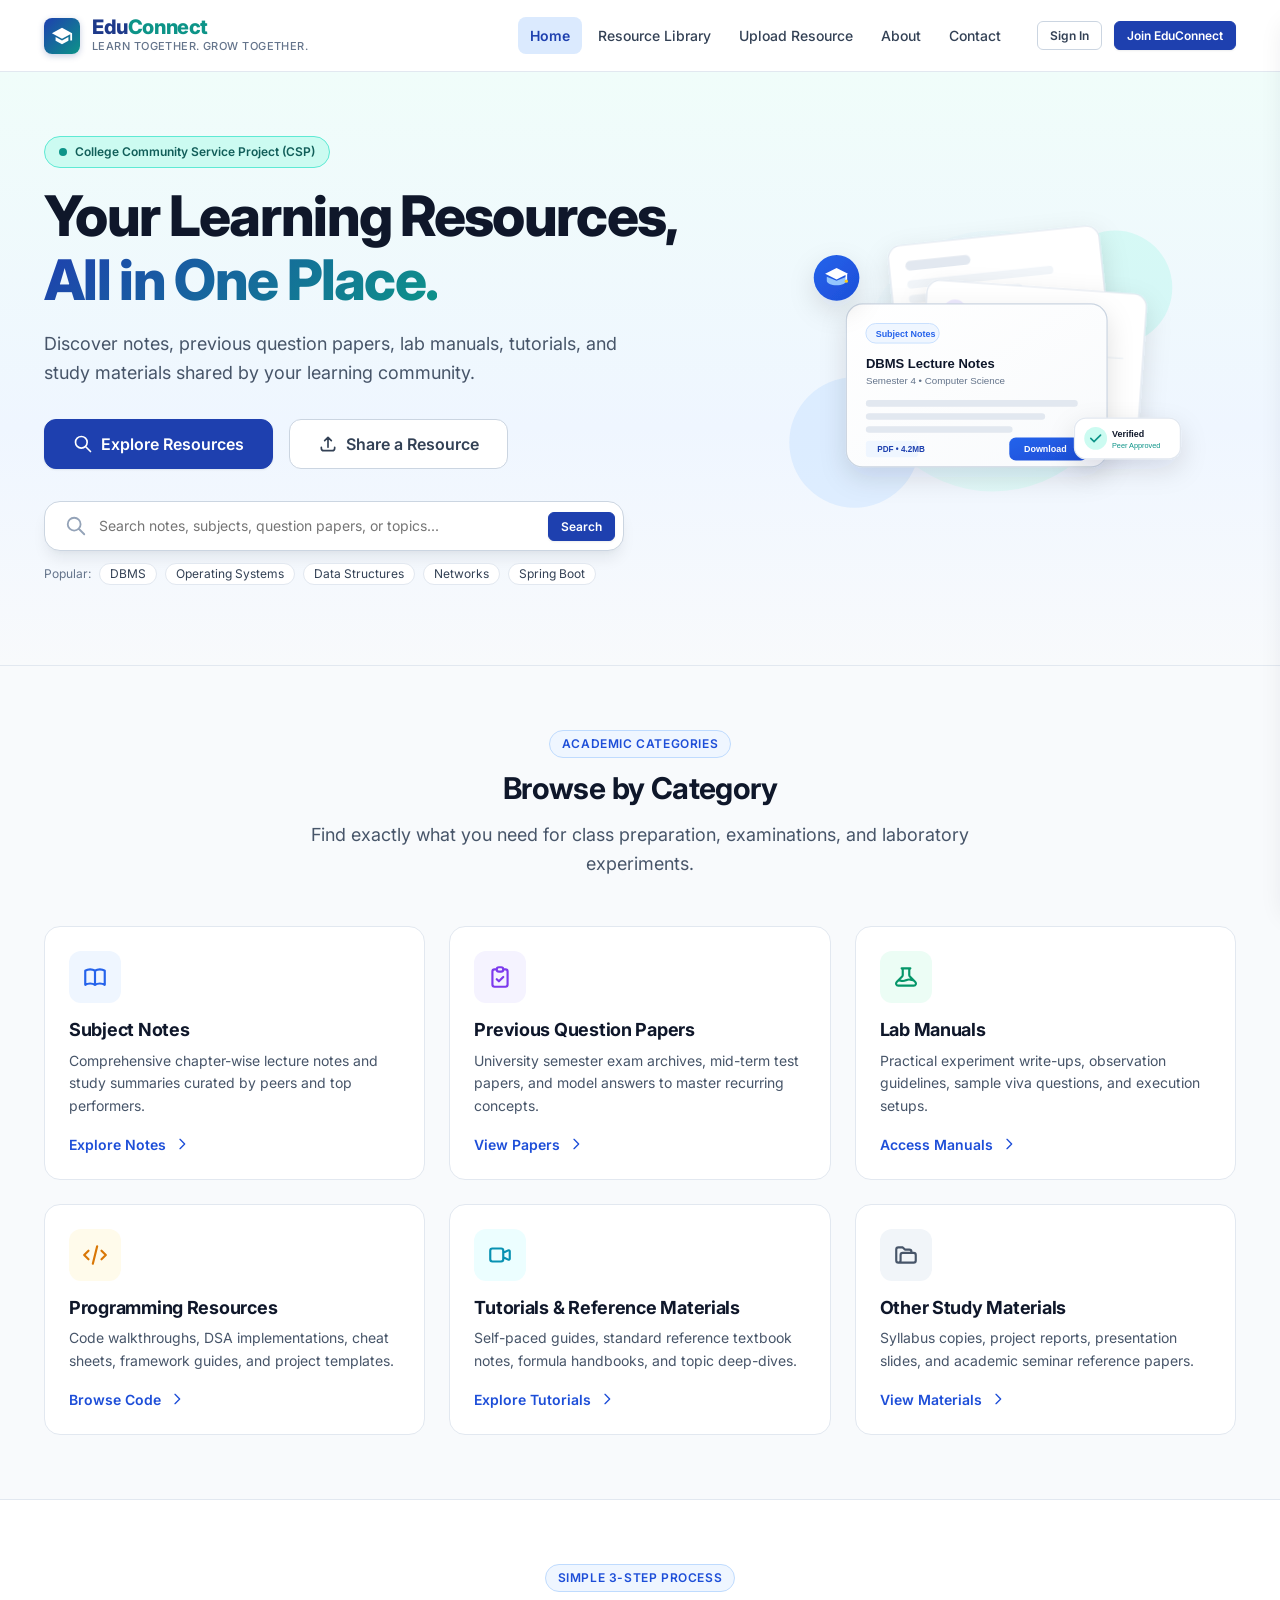
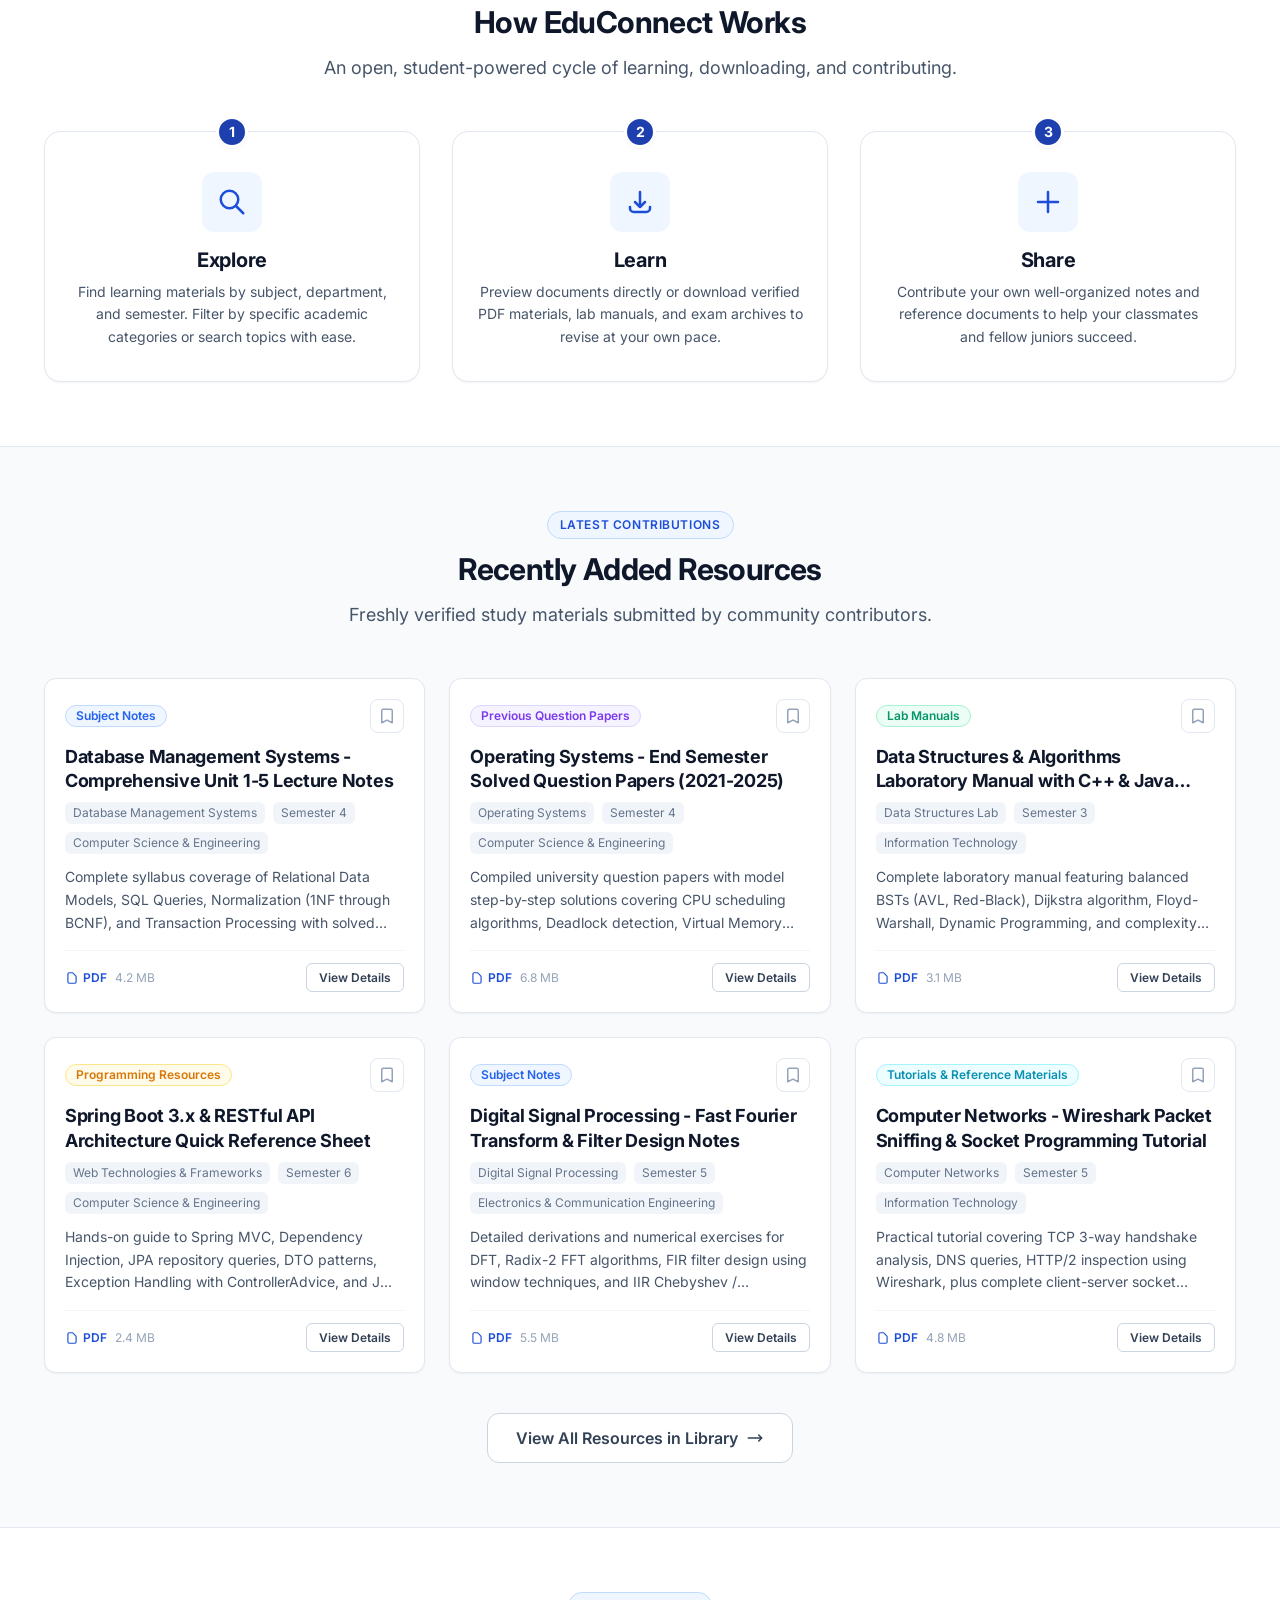
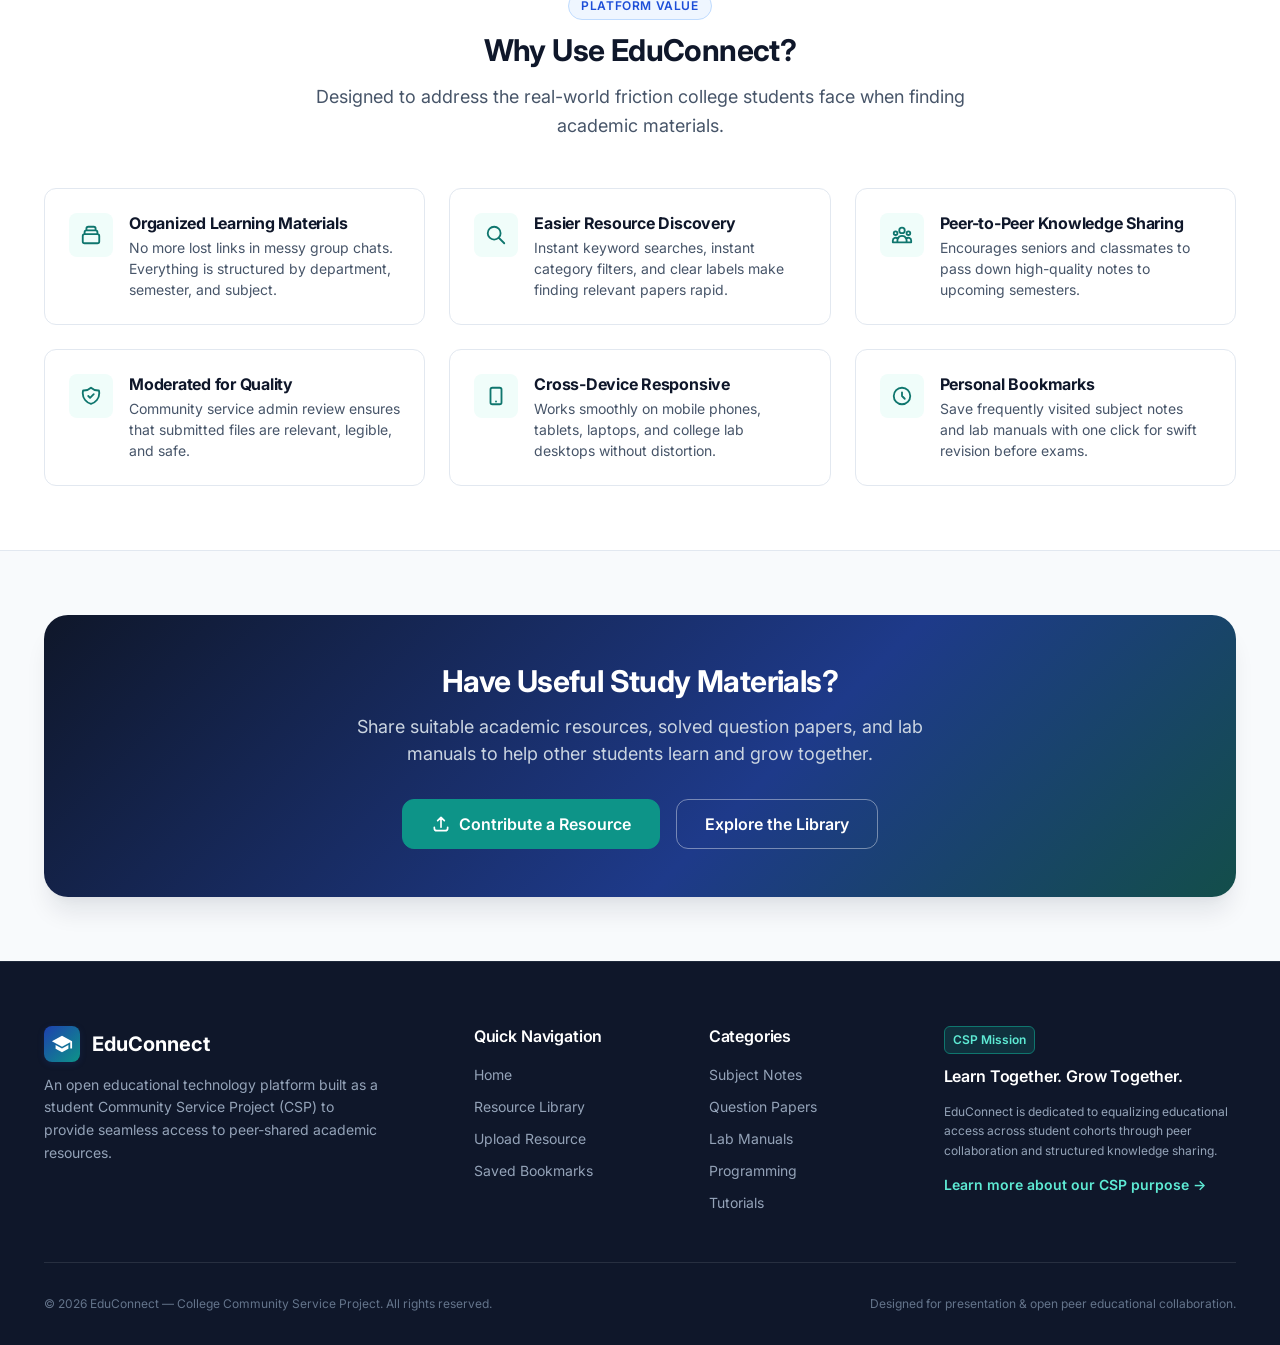
<file: index.html>
<!DOCTYPE html>
<html lang="en">
<head>
  <meta charset="UTF-8">
  <meta name="viewport" content="width=device-width, initial-scale=1.0">
  <meta name="description" content="EduConnect - College Learning Resource Sharing Portal. Discover, share, and access academic subject notes, previous question papers, lab manuals, and tutorials.">
  <title>EduConnect — College Learning Resource Sharing Portal</title>

  <!-- Favicon -->
  <link rel="icon" type="image/svg+xml" href="assets/icons/favicon.svg">

  <!-- Inter Font from Google Fonts with System Fallback -->
  <link rel="preconnect" href="https://fonts.googleapis.com">
  <link rel="preconnect" href="https://fonts.gstatic.com" crossorigin>
  <link href="https://fonts.googleapis.com/css2?family=Inter:wght@400;500;600;700;800&display=swap" rel="stylesheet">

  <!-- Core Stylesheets -->
  <link rel="stylesheet" href="css/variables.css">
  <link rel="stylesheet" href="css/base.css">
  <link rel="stylesheet" href="css/layout.css">
  <link rel="stylesheet" href="css/components.css">
  <link rel="stylesheet" href="css/forms.css">
  <link rel="stylesheet" href="css/home.css">
  <link rel="stylesheet" href="css/responsive.css">
</head>
<body>
  <!-- Skip Navigation for Accessibility -->
  <a href="#main-content" class="skip-link">Skip to main content</a>

  <!-- Shared Header -->
  <header class="site-header" role="banner">
    <div class="container header-container">
      <!-- Brand Logo -->
      <a href="index.html" class="brand" aria-label="EduConnect Home">
        <div class="brand-icon">
          <svg viewBox="0 0 24 24" fill="currentColor"><path d="M12 3L1 9l11 6 9-4.91V17h2V9L12 3zM5 13.18v4L12 21l7-3.82v-4L12 17l-7-3.82z"/></svg>
        </div>
        <div class="brand-text">
          <span class="brand-name">Edu<span>Connect</span></span>
          <span class="brand-tagline-header">Learn Together. Grow Together.</span>
        </div>
      </a>

      <!-- Desktop Navigation -->
      <nav class="desktop-nav" role="navigation" aria-label="Primary Navigation">
        <ul class="nav-list">
          <li><a href="index.html" class="nav-link active">Home</a></li>
          <li><a href="resources.html" class="nav-link">Resource Library</a></li>
          <li><a href="upload.html" class="nav-link">Upload Resource</a></li>
          <li><a href="about.html" class="nav-link">About</a></li>
          <li><a href="contact.html" class="nav-link">Contact</a></li>
        </ul>

        <!-- Dynamic Auth Buttons Container -->
        <div class="auth-nav" id="desktop-auth-container">
          <a href="login.html" class="btn btn-outline btn-sm">Sign In</a>
          <a href="register.html" class="btn btn-primary btn-sm">Join EduConnect</a>
        </div>
      </nav>

      <!-- Mobile Hamburger Toggle -->
      <button type="button" class="mobile-nav-toggle" id="mobile-nav-toggle" aria-label="Open mobile navigation menu" aria-expanded="false" aria-controls="mobile-drawer">
        <svg width="24" height="24" fill="none" stroke="currentColor" viewBox="0 0 24 24"><path stroke-linecap="round" stroke-linejoin="round" stroke-width="2" d="M4 6h16M4 12h16M4 18h16"/></svg>
      </button>
    </div>
  </header>

  <!-- Mobile Drawer Overlay & Menu -->
  <div class="mobile-nav-overlay" id="mobile-nav-overlay"></div>
  <aside class="mobile-drawer" id="mobile-drawer" aria-label="Mobile Navigation Drawer">
    <div class="mobile-drawer-header">
      <div class="brand">
        <span class="brand-name">Edu<span>Connect</span></span>
      </div>
      <button type="button" class="mobile-drawer-close" id="mobile-drawer-close" aria-label="Close menu">
        <svg width="20" height="20" fill="none" stroke="currentColor" viewBox="0 0 24 24"><path stroke-linecap="round" stroke-linejoin="round" stroke-width="2" d="M6 18L18 6M6 6l12 12"/></svg>
      </button>
    </div>
    <div class="mobile-drawer-body">
      <ul class="mobile-nav-list">
        <li><a href="index.html" class="mobile-nav-link active">Home</a></li>
        <li><a href="resources.html" class="mobile-nav-link">Resource Library</a></li>
        <li><a href="upload.html" class="mobile-nav-link">Upload Resource</a></li>
        <li><a href="about.html" class="mobile-nav-link">About</a></li>
        <li><a href="contact.html" class="mobile-nav-link">Contact</a></li>
      </ul>
      <div class="mobile-drawer-auth" id="mobile-auth-container">
        <a href="login.html" class="btn btn-outline">Sign In</a>
        <a href="register.html" class="btn btn-primary">Join EduConnect</a>
      </div>
    </div>
  </aside>

  <!-- Main Content Shell -->
  <main id="main-content">
    <!-- SECTION 2: Hero Section -->
    <section class="hero-section" aria-labelledby="hero-heading">
      <div class="container hero-grid">
        <div class="hero-content">
          <div class="hero-badge">
            <span class="hero-badge-dot"></span>
            <span>College Community Service Project (CSP)</span>
          </div>
          <h1 id="hero-heading" class="hero-title">
            Your Learning Resources, <span class="hero-title-accent">All in One Place.</span>
          </h1>
          <p class="hero-subtitle">
            Discover notes, previous question papers, lab manuals, tutorials, and study materials shared by your learning community.
          </p>

          <div class="hero-actions">
            <a href="resources.html" class="btn btn-primary btn-lg">
              <svg width="20" height="20" fill="none" stroke="currentColor" viewBox="0 0 24 24"><path stroke-linecap="round" stroke-linejoin="round" stroke-width="2" d="M21 21l-6-6m2-5a7 7 0 11-14 0 7 7 0 0114 0z"/></svg>
              Explore Resources
            </a>
            <button type="button" class="btn btn-outline btn-lg" id="hero-share-btn">
              <svg width="20" height="20" fill="none" stroke="currentColor" viewBox="0 0 24 24"><path stroke-linecap="round" stroke-linejoin="round" stroke-width="2" d="M4 16v1a3 3 0 003 3h10a3 3 0 003-3v-1m-4-8l-4-4m0 0L8 8m4-4v12"/></svg>
              Share a Resource
            </button>
          </div>

          <!-- SECTION 3: Resource Search within Hero -->
          <div class="hero-search-area">
            <form id="hero-search-form" class="hero-search-wrapper" role="search" aria-label="Quick resource search">
              <div class="hero-search-icon">
                <svg fill="none" stroke="currentColor" viewBox="0 0 24 24"><path stroke-linecap="round" stroke-linejoin="round" stroke-width="2" d="M21 21l-6-6m2-5a7 7 0 11-14 0 7 7 0 0114 0z"/></svg>
              </div>
              <label for="hero-search-input" class="sr-only">Search learning resources</label>
              <input
                type="text"
                id="hero-search-input"
                class="hero-search-input"
                placeholder="Search notes, subjects, question papers, or topics..."
                autocomplete="off"
              >
              <button type="button" id="hero-search-clear" class="btn btn-ghost btn-sm" aria-label="Clear search input" style="display: none;">&times;</button>
              <button type="submit" class="btn btn-primary btn-sm">Search</button>
            </form>
            <div class="hero-search-tags" aria-label="Popular search topics">
              <span>Popular:</span>
              <button type="button" class="search-tag-chip" data-query="DBMS">DBMS</button>
              <button type="button" class="search-tag-chip" data-query="Operating Systems">Operating Systems</button>
              <button type="button" class="search-tag-chip" data-query="Data Structures">Data Structures</button>
              <button type="button" class="search-tag-chip" data-query="Computer Networks">Networks</button>
              <button type="button" class="search-tag-chip" data-query="Spring Boot">Spring Boot</button>
            </div>
          </div>
        </div>

        <!-- Hero Graphic Illustration -->
        <div class="hero-visual" aria-hidden="true">
          <div class="hero-card-stack">
            <img src="assets/images/hero-illustration.svg" alt="Students discovering organized academic materials" width="540" height="400">
          </div>
        </div>
      </div>
    </section>

    <!-- SECTION 4: Browse by Category -->
    <section class="section" aria-labelledby="categories-heading">
      <div class="container">
        <div class="section-header">
          <span class="section-badge">Academic Categories</span>
          <h2 id="categories-heading" class="section-title">Browse by Category</h2>
          <p class="section-subtitle">
            Find exactly what you need for class preparation, examinations, and laboratory experiments.
          </p>
        </div>

        <div class="category-grid">
          <!-- 1. Subject Notes -->
          <a href="resources.html?category=notes" class="category-card cat-notes-theme">
            <div class="category-icon-wrapper">
              <svg fill="none" stroke="currentColor" viewBox="0 0 24 24"><path stroke-linecap="round" stroke-linejoin="round" stroke-width="2" d="M12 6.253v13m0-13C10.832 5.477 9.246 5 7.5 5S4.168 5.477 3 6.253v13C4.168 18.477 5.754 18 7.5 18s3.332.477 4.5 1.253m0-13C13.168 5.477 14.754 5 16.5 5c1.747 0 3.332.477 4.5 1.253v13C19.832 18.477 18.247 18 16.5 18c-1.746 0-3.332.477-4.5 1.253"/></svg>
            </div>
            <h3 class="category-title">Subject Notes</h3>
            <p class="category-desc">Comprehensive chapter-wise lecture notes and study summaries curated by peers and top performers.</p>
            <span class="category-action-link">
              Explore Notes
              <svg width="16" height="16" fill="none" stroke="currentColor" viewBox="0 0 24 24"><path stroke-linecap="round" stroke-linejoin="round" stroke-width="2" d="M9 5l7 7-7 7"/></svg>
            </span>
          </a>

          <!-- 2. Previous Question Papers -->
          <a href="resources.html?category=qp" class="category-card cat-qp-theme">
            <div class="category-icon-wrapper">
              <svg fill="none" stroke="currentColor" viewBox="0 0 24 24"><path stroke-linecap="round" stroke-linejoin="round" stroke-width="2" d="M9 5H7a2 2 0 00-2 2v12a2 2 0 002 2h10a2 2 0 002-2V7a2 2 0 00-2-2h-2M9 5a2 2 0 002 2h2a2 2 0 002-2M9 5a2 2 0 012-2h2a2 2 0 012 2m-6 9l2 2 4-4"/></svg>
            </div>
            <h3 class="category-title">Previous Question Papers</h3>
            <p class="category-desc">University semester exam archives, mid-term test papers, and model answers to master recurring concepts.</p>
            <span class="category-action-link">
              View Papers
              <svg width="16" height="16" fill="none" stroke="currentColor" viewBox="0 0 24 24"><path stroke-linecap="round" stroke-linejoin="round" stroke-width="2" d="M9 5l7 7-7 7"/></svg>
            </span>
          </a>

          <!-- 3. Lab Manuals -->
          <a href="resources.html?category=lab" class="category-card cat-lab-theme">
            <div class="category-icon-wrapper">
              <svg fill="none" stroke="currentColor" viewBox="0 0 24 24"><path stroke-linecap="round" stroke-linejoin="round" stroke-width="2" d="M19.428 15.428a2 2 0 00-1.022-.547l-2.387-.477a6 6 0 00-3.86.517l-.318.158a6 6 0 01-3.86.517L6.05 15.21a2 2 0 00-1.806.547M8 4h8l-1 1v5.172a2 2 0 00.586 1.414l5 5c1.26 1.26.367 3.414-1.415 3.414H4.828c-1.782 0-2.674-2.154-1.414-3.414l5-5A2 2 0 009 10.172V5L8 4z"/></svg>
            </div>
            <h3 class="category-title">Lab Manuals</h3>
            <p class="category-desc">Practical experiment write-ups, observation guidelines, sample viva questions, and execution setups.</p>
            <span class="category-action-link">
              Access Manuals
              <svg width="16" height="16" fill="none" stroke="currentColor" viewBox="0 0 24 24"><path stroke-linecap="round" stroke-linejoin="round" stroke-width="2" d="M9 5l7 7-7 7"/></svg>
            </span>
          </a>

          <!-- 4. Programming Resources -->
          <a href="resources.html?category=prog" class="category-card cat-prog-theme">
            <div class="category-icon-wrapper">
              <svg fill="none" stroke="currentColor" viewBox="0 0 24 24"><path stroke-linecap="round" stroke-linejoin="round" stroke-width="2" d="M10 20l4-16m4 4l4 4-4 4M6 16l-4-4 4-4"/></svg>
            </div>
            <h3 class="category-title">Programming Resources</h3>
            <p class="category-desc">Code walkthroughs, DSA implementations, cheat sheets, framework guides, and project templates.</p>
            <span class="category-action-link">
              Browse Code
              <svg width="16" height="16" fill="none" stroke="currentColor" viewBox="0 0 24 24"><path stroke-linecap="round" stroke-linejoin="round" stroke-width="2" d="M9 5l7 7-7 7"/></svg>
            </span>
          </a>

          <!-- 5. Tutorials & Reference -->
          <a href="resources.html?category=tutorials" class="category-card cat-tut-theme">
            <div class="category-icon-wrapper">
              <svg fill="none" stroke="currentColor" viewBox="0 0 24 24"><path stroke-linecap="round" stroke-linejoin="round" stroke-width="2" d="M15 10l4.553-2.276A1 1 0 0121 8.618v6.764a1 1 0 01-1.447.894L15 14M5 18h8a2 2 0 002-2V8a2 2 0 00-2-2H5a2 2 0 00-2 2v8a2 2 0 002 2z"/></svg>
            </div>
            <h3 class="category-title">Tutorials & Reference Materials</h3>
            <p class="category-desc">Self-paced guides, standard reference textbook notes, formula handbooks, and topic deep-dives.</p>
            <span class="category-action-link">
              Explore Tutorials
              <svg width="16" height="16" fill="none" stroke="currentColor" viewBox="0 0 24 24"><path stroke-linecap="round" stroke-linejoin="round" stroke-width="2" d="M9 5l7 7-7 7"/></svg>
            </span>
          </a>

          <!-- 6. Other Study Materials -->
          <a href="resources.html?category=other" class="category-card cat-other-theme">
            <div class="category-icon-wrapper">
              <svg fill="none" stroke="currentColor" viewBox="0 0 24 24"><path stroke-linecap="round" stroke-linejoin="round" stroke-width="2" d="M5 19a2 2 0 01-2-2V7a2 2 0 012-2h4l2 2h4a2 2 0 012 2v1M5 19h14a2 2 0 002-2v-5a2 2 0 00-2-2H9a2 2 0 00-2 2v5a2 2 0 01-2 2z"/></svg>
            </div>
            <h3 class="category-title">Other Study Materials</h3>
            <p class="category-desc">Syllabus copies, project reports, presentation slides, and academic seminar reference papers.</p>
            <span class="category-action-link">
              View Materials
              <svg width="16" height="16" fill="none" stroke="currentColor" viewBox="0 0 24 24"><path stroke-linecap="round" stroke-linejoin="round" stroke-width="2" d="M9 5l7 7-7 7"/></svg>
            </span>
          </a>
        </div>
      </div>
    </section>

    <!-- SECTION 5: How EduConnect Works -->
    <section class="section" style="background-color: var(--color-white); border-top: 1px solid var(--color-gray-200); border-bottom: 1px solid var(--color-gray-200);" aria-labelledby="workflow-heading">
      <div class="container">
        <div class="section-header">
          <span class="section-badge">Simple 3-Step Process</span>
          <h2 id="workflow-heading" class="section-title">How EduConnect Works</h2>
          <p class="section-subtitle">
            An open, student-powered cycle of learning, downloading, and contributing.
          </p>
        </div>

        <div class="workflow-grid">
          <!-- Step 1 -->
          <div class="workflow-card">
            <div class="workflow-step-num">1</div>
            <div class="workflow-icon">
              <svg fill="none" stroke="currentColor" viewBox="0 0 24 24"><path stroke-linecap="round" stroke-linejoin="round" stroke-width="2" d="M21 21l-6-6m2-5a7 7 0 11-14 0 7 7 0 0114 0z"/></svg>
            </div>
            <h3 class="workflow-title">Explore</h3>
            <p class="workflow-desc">
              Find learning materials by subject, department, and semester. Filter by specific academic categories or search topics with ease.
            </p>
          </div>

          <!-- Step 2 -->
          <div class="workflow-card">
            <div class="workflow-step-num">2</div>
            <div class="workflow-icon">
              <svg fill="none" stroke="currentColor" viewBox="0 0 24 24"><path stroke-linecap="round" stroke-linejoin="round" stroke-width="2" d="M4 16v1a3 3 0 003 3h10a3 3 0 003-3v-1m-4-4l-4 4m0 0l-4-4m4 4V4"/></svg>
            </div>
            <h3 class="workflow-title">Learn</h3>
            <p class="workflow-desc">
              Preview documents directly or download verified PDF materials, lab manuals, and exam archives to revise at your own pace.
            </p>
          </div>

          <!-- Step 3 -->
          <div class="workflow-card">
            <div class="workflow-step-num">3</div>
            <div class="workflow-icon">
              <svg fill="none" stroke="currentColor" viewBox="0 0 24 24"><path stroke-linecap="round" stroke-linejoin="round" stroke-width="2" d="M12 4v16m8-8H4"/></svg>
            </div>
            <h3 class="workflow-title">Share</h3>
            <p class="workflow-desc">
              Contribute your own well-organized notes and reference documents to help your classmates and fellow juniors succeed.
            </p>
          </div>
        </div>
      </div>
    </section>

    <!-- SECTION 6: Recently Added Resources -->
    <section class="section" aria-labelledby="recent-heading">
      <div class="container">
        <div class="section-header">
          <span class="section-badge">Latest Contributions</span>
          <h2 id="recent-heading" class="section-title">Recently Added Resources</h2>
          <p class="section-subtitle">
            Freshly verified study materials submitted by community contributors.
          </p>
        </div>

        <!-- Dynamic Resource Grid Container -->
        <div id="recent-resources-grid" class="resource-grid" aria-live="polite">
          <!-- Populated via home.js -->
        </div>

        <div style="text-align: center; margin-top: var(--spacing-10);">
          <a href="resources.html" class="btn btn-outline btn-lg">
            View All Resources in Library
            <svg width="18" height="18" fill="none" stroke="currentColor" viewBox="0 0 24 24"><path stroke-linecap="round" stroke-linejoin="round" stroke-width="2" d="M17 8l4 4m0 0l-4 4m4-4H3"/></svg>
          </a>
        </div>
      </div>
    </section>

    <!-- SECTION 7: Why Use EduConnect? -->
    <section class="section" style="background-color: var(--color-white); border-top: 1px solid var(--color-gray-200); border-bottom: 1px solid var(--color-gray-200);" aria-labelledby="benefits-heading">
      <div class="container">
        <div class="section-header">
          <span class="section-badge">Platform Value</span>
          <h2 id="benefits-heading" class="section-title">Why Use EduConnect?</h2>
          <p class="section-subtitle">
            Designed to address the real-world friction college students face when finding academic materials.
          </p>
        </div>

        <div class="benefits-grid">
          <div class="benefit-item">
            <div class="benefit-icon">
              <svg fill="none" stroke="currentColor" viewBox="0 0 24 24"><path stroke-linecap="round" stroke-linejoin="round" stroke-width="2" d="M19 11H5m14 0a2 2 0 012 2v6a2 2 0 01-2 2H5a2 2 0 01-2-2v-6a2 2 0 012-2m14 0V9a2 2 0 00-2-2M5 11V9a2 2 0 012-2m0 0V5a2 2 0 012-2h6a2 2 0 012 2v2M7 7h10"/></svg>
            </div>
            <div>
              <h3 class="benefit-title">Organized Learning Materials</h3>
              <p class="benefit-desc">No more lost links in messy group chats. Everything is structured by department, semester, and subject.</p>
            </div>
          </div>

          <div class="benefit-item">
            <div class="benefit-icon">
              <svg fill="none" stroke="currentColor" viewBox="0 0 24 24"><path stroke-linecap="round" stroke-linejoin="round" stroke-width="2" d="M21 21l-6-6m2-5a7 7 0 11-14 0 7 7 0 0114 0z"/></svg>
            </div>
            <div>
              <h3 class="benefit-title">Easier Resource Discovery</h3>
              <p class="benefit-desc">Instant keyword searches, instant category filters, and clear labels make finding relevant papers rapid.</p>
            </div>
          </div>

          <div class="benefit-item">
            <div class="benefit-icon">
              <svg fill="none" stroke="currentColor" viewBox="0 0 24 24"><path stroke-linecap="round" stroke-linejoin="round" stroke-width="2" d="M17 20h5v-2a3 3 0 00-5.356-1.857M17 20H7m10 0v-2c0-.656-.126-1.283-.356-1.857M7 20H2v-2a3 3 0 015.356-1.857M7 20v-2c0-.656.126-1.283.356-1.857m0 0a5.002 5.002 0 019.288 0M15 7a3 3 0 11-6 0 3 3 0 016 0zm6 3a2 2 0 11-4 0 2 2 0 014 0zM7 10a2 2 0 11-4 0 2 2 0 014 0z"/></svg>
            </div>
            <div>
              <h3 class="benefit-title">Peer-to-Peer Knowledge Sharing</h3>
              <p class="benefit-desc">Encourages seniors and classmates to pass down high-quality notes to upcoming semesters.</p>
            </div>
          </div>

          <div class="benefit-item">
            <div class="benefit-icon">
              <svg fill="none" stroke="currentColor" viewBox="0 0 24 24"><path stroke-linecap="round" stroke-linejoin="round" stroke-width="2" d="M9 12l2 2 4-4m5.618-4.016A11.955 11.955 0 0112 2.944a11.955 11.955 0 01-8.618 3.04A12.02 12.02 0 003 9c0 5.591 3.824 10.29 9 11.622 5.176-1.332 9-6.03 9-11.622 0-1.042-.133-2.052-.382-3.016z"/></svg>
            </div>
            <div>
              <h3 class="benefit-title">Moderated for Quality</h3>
              <p class="benefit-desc">Community service admin review ensures that submitted files are relevant, legible, and safe.</p>
            </div>
          </div>

          <div class="benefit-item">
            <div class="benefit-icon">
              <svg fill="none" stroke="currentColor" viewBox="0 0 24 24"><path stroke-linecap="round" stroke-linejoin="round" stroke-width="2" d="M12 18h.01M8 21h8a2 2 0 002-2V5a2 2 0 00-2-2H8a2 2 0 00-2 2v14a2 2 0 002 2z"/></svg>
            </div>
            <div>
              <h3 class="benefit-title">Cross-Device Responsive</h3>
              <p class="benefit-desc">Works smoothly on mobile phones, tablets, laptops, and college lab desktops without distortion.</p>
            </div>
          </div>

          <div class="benefit-item">
            <div class="benefit-icon">
              <svg fill="none" stroke="currentColor" viewBox="0 0 24 24"><path stroke-linecap="round" stroke-linejoin="round" stroke-width="2" d="M12 8v4l3 3m6-3a9 9 0 11-18 0 9 9 0 0118 0z"/></svg>
            </div>
            <div>
              <h3 class="benefit-title">Personal Bookmarks</h3>
              <p class="benefit-desc">Save frequently visited subject notes and lab manuals with one click for swift revision before exams.</p>
            </div>
          </div>
        </div>
      </div>
    </section>

    <!-- SECTION 8: Community Call to Action -->
    <section class="section">
      <div class="container">
        <div class="cta-banner">
          <h2>Have Useful Study Materials?</h2>
          <p>
            Share suitable academic resources, solved question papers, and lab manuals to help other students learn and grow together.
          </p>
          <div class="cta-buttons">
            <a href="upload.html" class="btn btn-secondary btn-lg">
              <svg width="20" height="20" fill="none" stroke="currentColor" viewBox="0 0 24 24"><path stroke-linecap="round" stroke-linejoin="round" stroke-width="2" d="M4 16v1a3 3 0 003 3h10a3 3 0 003-3v-1m-4-8l-4-4m0 0L8 8m4-4v12"/></svg>
              Contribute a Resource
            </a>
            <a href="resources.html" class="btn btn-outline btn-lg" style="background-color: transparent; color: #fff; border-color: rgba(255,255,255,0.4);">
              Explore the Library
            </a>
          </div>
        </div>
      </div>
    </section>
  </main>

  <!-- SECTION 9: Shared Footer -->
  <footer class="site-footer" role="contentinfo">
    <div class="container">
      <div class="footer-grid">
        <!-- Brand & Description -->
        <div class="footer-brand-col">
          <div class="footer-brand">
            <div class="brand-icon">
              <svg viewBox="0 0 24 24" fill="currentColor"><path d="M12 3L1 9l11 6 9-4.91V17h2V9L12 3zM5 13.18v4L12 21l7-3.82v-4L12 17l-7-3.82z"/></svg>
            </div>
            <span>EduConnect</span>
          </div>
          <p>
            An open educational technology platform built as a student Community Service Project (CSP) to provide seamless access to peer-shared academic resources.
          </p>
        </div>

        <!-- Quick Navigation -->
        <div>
          <h4 class="footer-heading">Quick Navigation</h4>
          <ul class="footer-links">
            <li><a href="index.html" class="footer-link">Home</a></li>
            <li><a href="resources.html" class="footer-link">Resource Library</a></li>
            <li><a href="upload.html" class="footer-link">Upload Resource</a></li>
            <li><a href="bookmarks.html" class="footer-link">Saved Bookmarks</a></li>
          </ul>
        </div>

        <!-- Academic Resource Categories -->
        <div>
          <h4 class="footer-heading">Categories</h4>
          <ul class="footer-links">
            <li><a href="resources.html?category=notes" class="footer-link">Subject Notes</a></li>
            <li><a href="resources.html?category=qp" class="footer-link">Question Papers</a></li>
            <li><a href="resources.html?category=lab" class="footer-link">Lab Manuals</a></li>
            <li><a href="resources.html?category=prog" class="footer-link">Programming</a></li>
            <li><a href="resources.html?category=tutorials" class="footer-link">Tutorials</a></li>
          </ul>
        </div>

        <!-- Project Mission -->
        <div>
          <span class="footer-mission-badge">CSP Mission</span>
          <h4 class="footer-heading">Learn Together. Grow Together.</h4>
          <p class="footer-mission-text">
            EduConnect is dedicated to equalizing educational access across student cohorts through peer collaboration and structured knowledge sharing.
          </p>
          <div style="margin-top: 12px;">
            <a href="about.html" class="footer-link" style="color: var(--color-accent-300); font-weight: 600;">Learn more about our CSP purpose &rarr;</a>
          </div>
        </div>
      </div>

      <div class="footer-bottom">
        <div>
          &copy; 2026 EduConnect — College Community Service Project. All rights reserved.
        </div>
        <div>
          Designed for presentation & open peer educational collaboration.
        </div>
      </div>
    </div>
  </footer>

  <!-- Scripts -->
  <script src="js/config.js"></script>
  <script src="js/api.js"></script>
  <script src="js/auth.js"></script>
  <script src="js/components.js"></script>
  <script src="js/navigation.js"></script>
  <script src="js/home.js"></script>
</body>
</html>
</file>
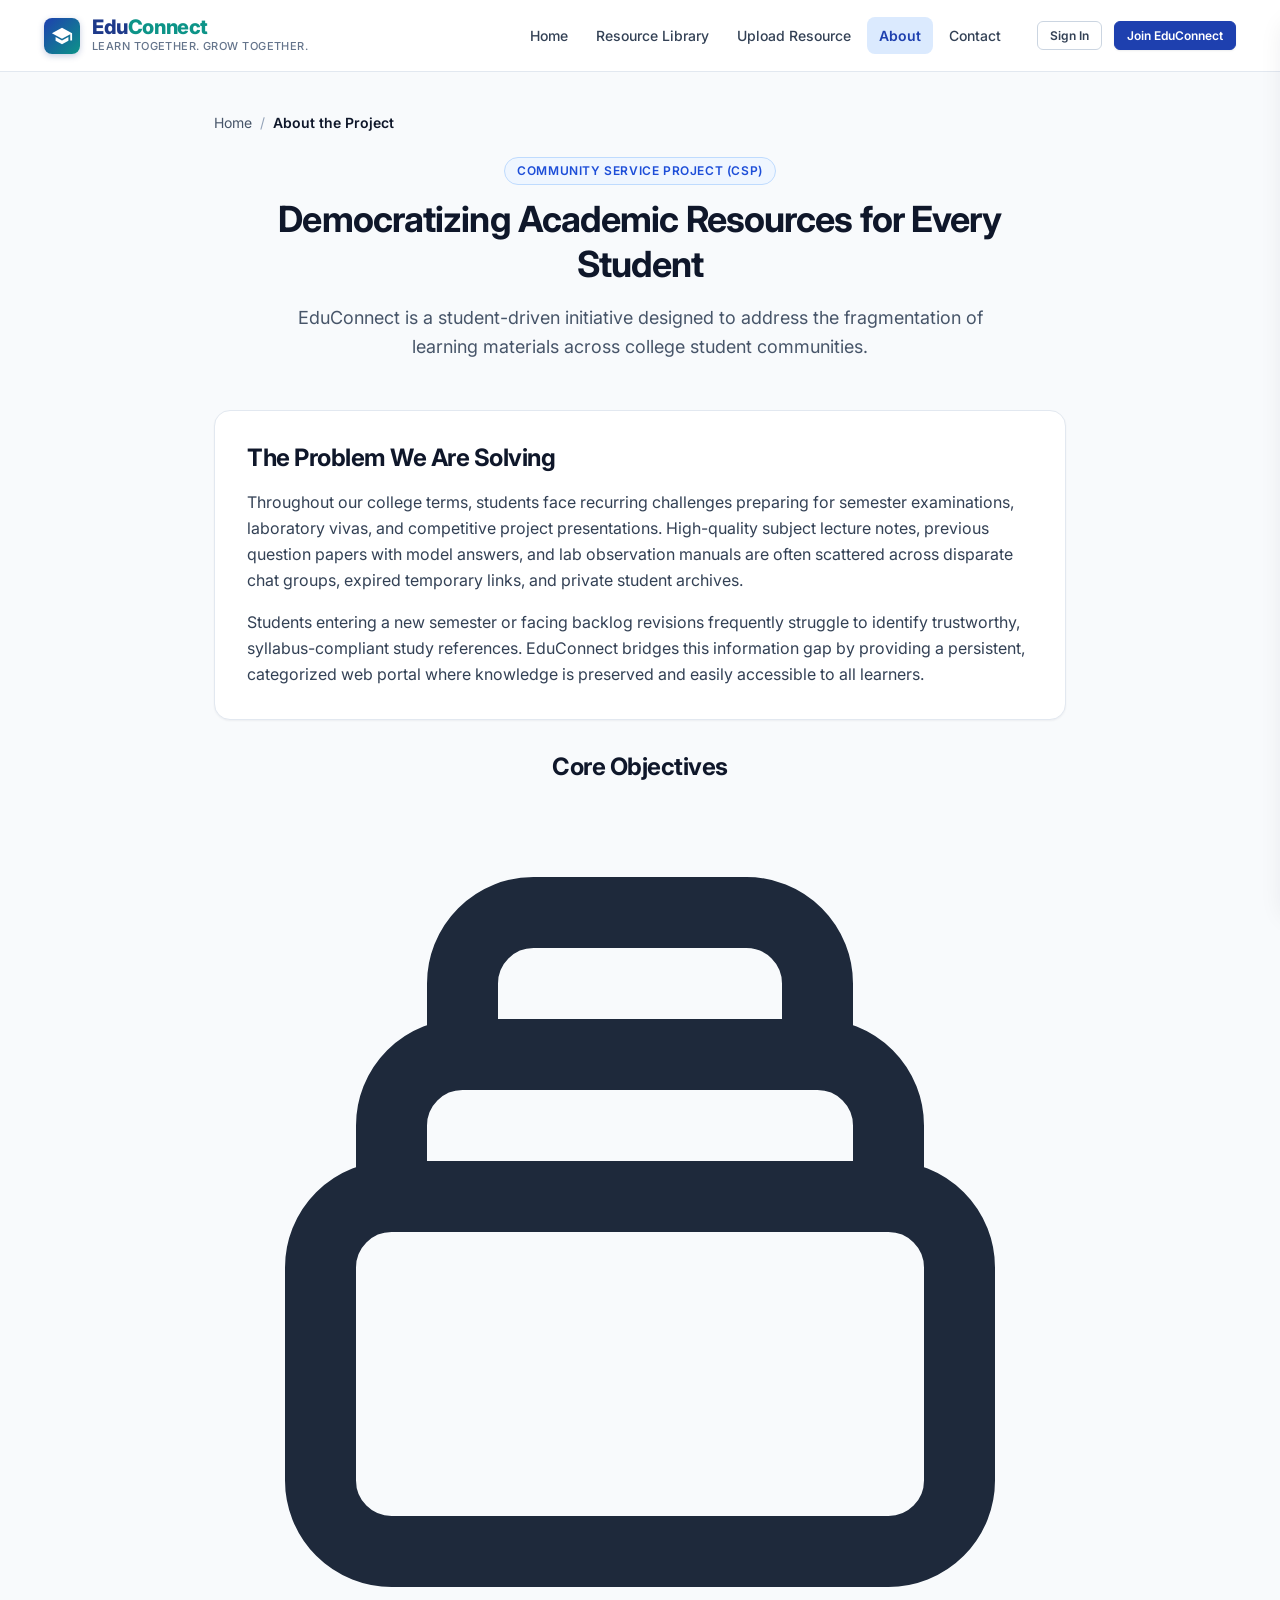
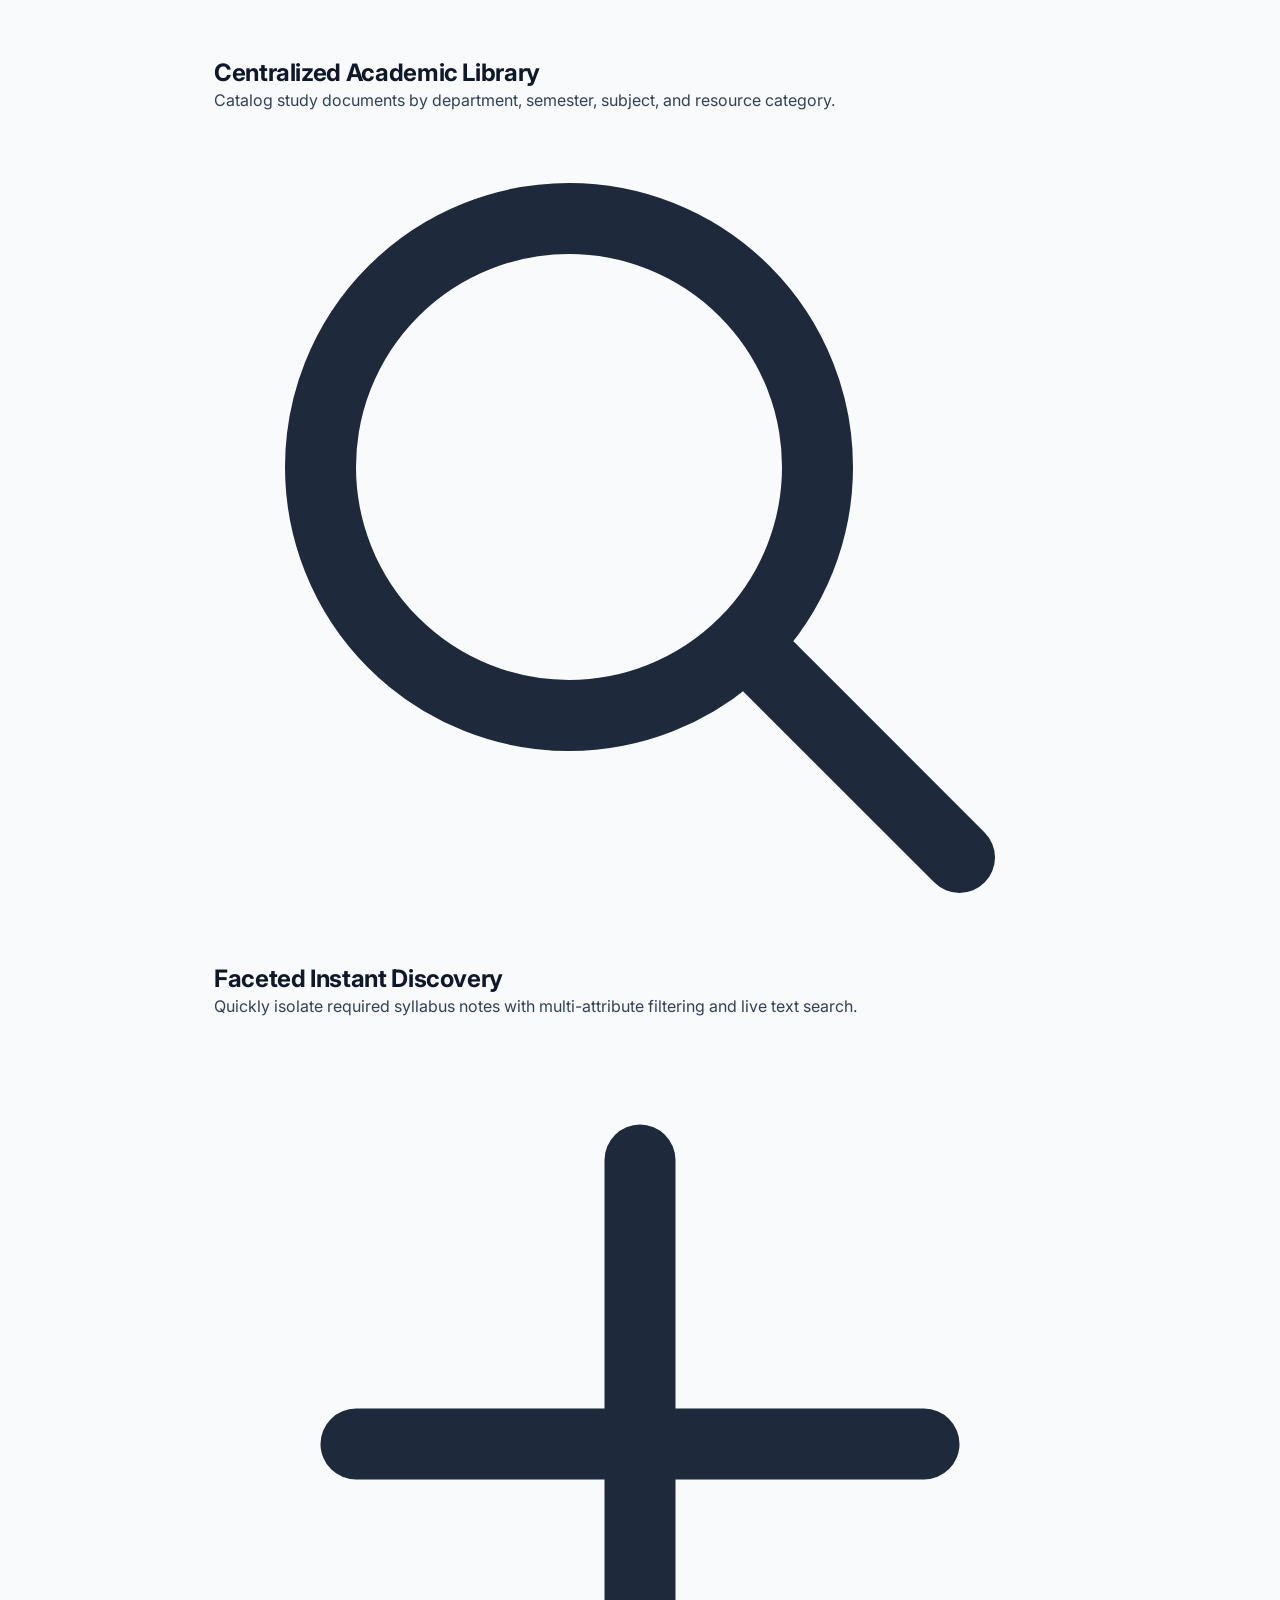
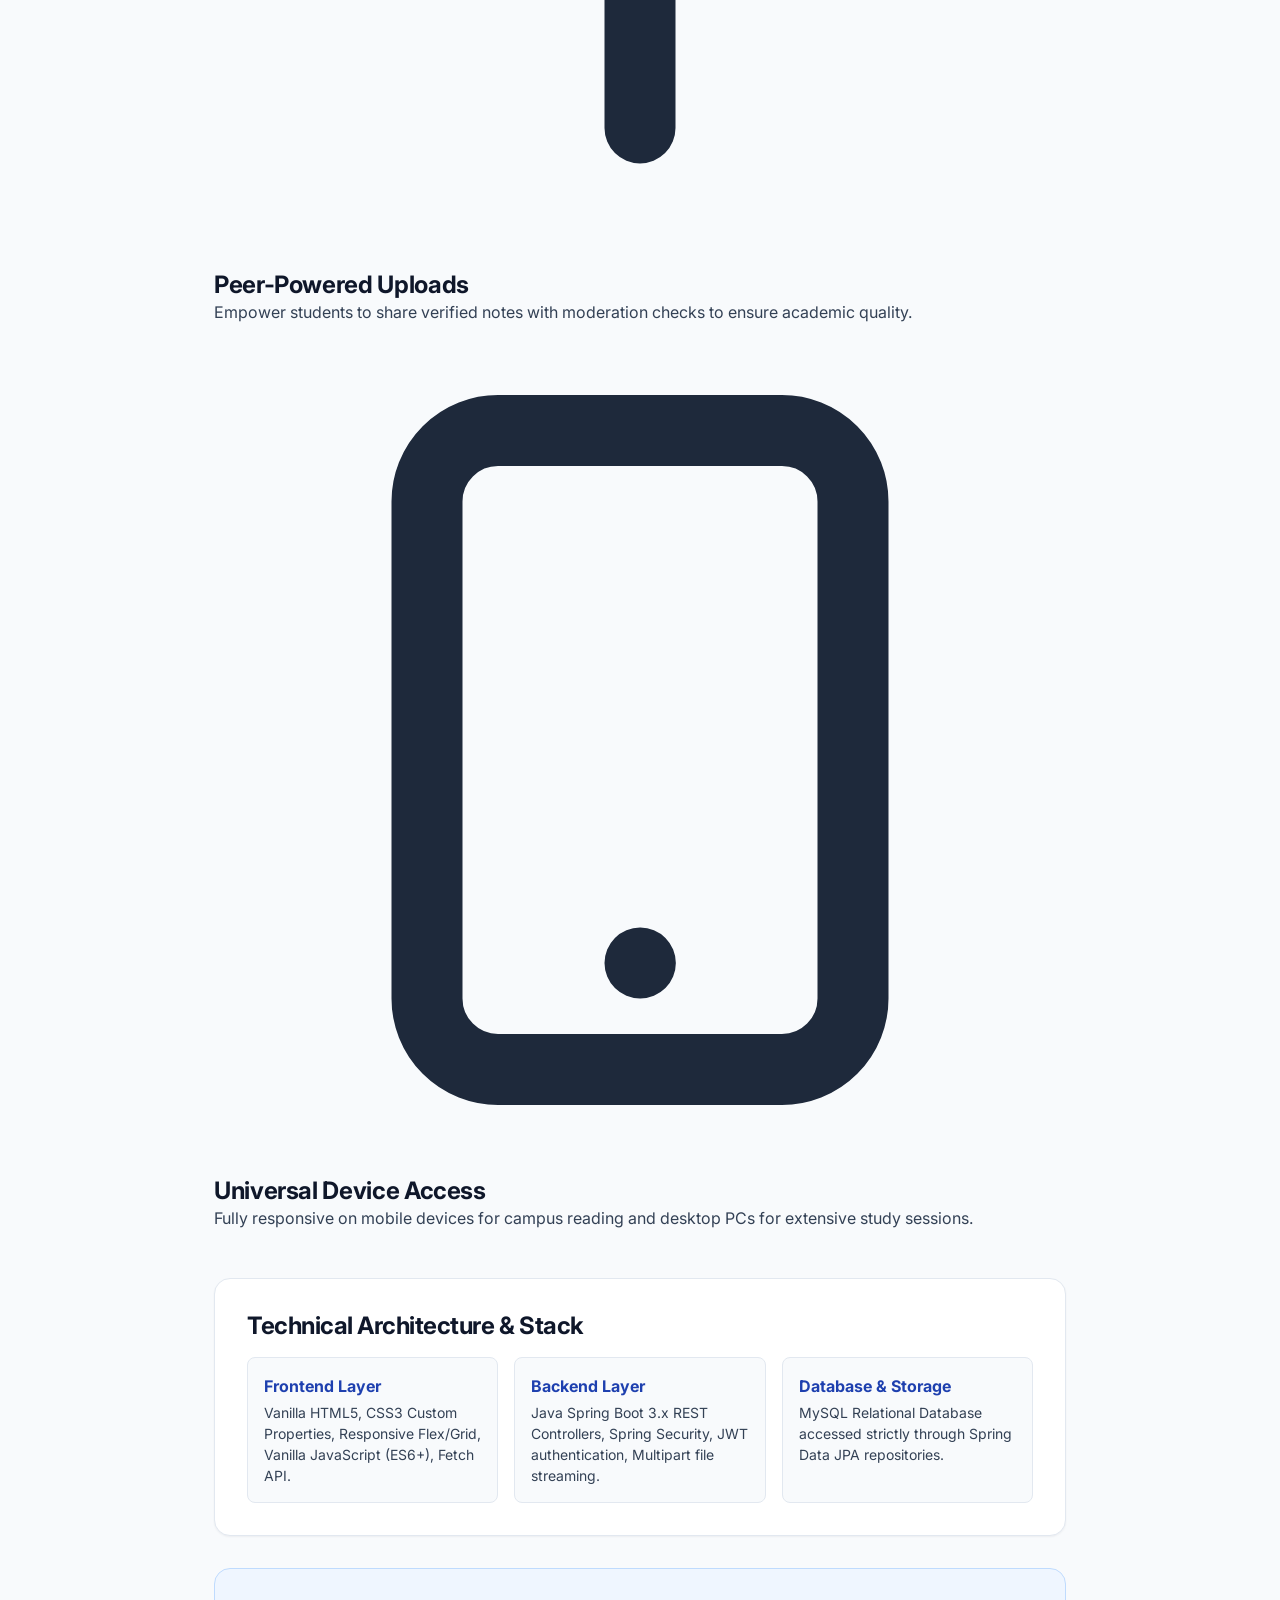
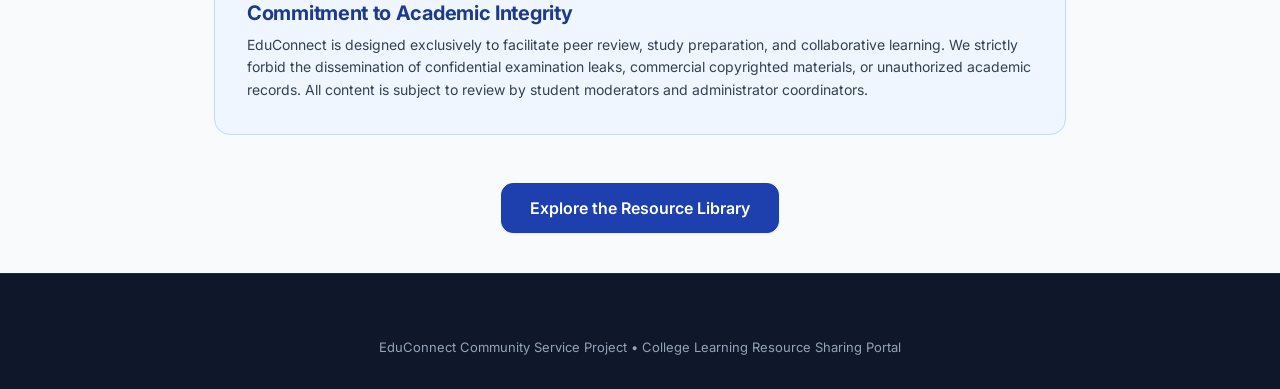
<file: about.html>
<!DOCTYPE html>
<html lang="en">
<head>
  <meta charset="UTF-8">
  <meta name="viewport" content="width=device-width, initial-scale=1.0">
  <meta name="description" content="Learn about EduConnect — our college Community Service Project (CSP) aimed at centralizing academic study resources and peer learning.">
  <title>About EduConnect — College Community Service Project</title>

  <!-- Favicon -->
  <link rel="icon" type="image/svg+xml" href="assets/icons/favicon.svg">

  <!-- Inter Font -->
  <link rel="preconnect" href="https://fonts.googleapis.com">
  <link rel="preconnect" href="https://fonts.gstatic.com" crossorigin>
  <link href="https://fonts.googleapis.com/css2?family=Inter:wght@400;500;600;700;800&display=swap" rel="stylesheet">

  <!-- Core Stylesheets -->
  <link rel="stylesheet" href="css/variables.css">
  <link rel="stylesheet" href="css/base.css">
  <link rel="stylesheet" href="css/layout.css">
  <link rel="stylesheet" href="css/components.css">
  <link rel="stylesheet" href="css/forms.css">
  <link rel="stylesheet" href="css/responsive.css">
</head>
<body>
  <!-- Header -->
  <header class="site-header" role="banner">
    <div class="container header-container">
      <a href="index.html" class="brand" aria-label="EduConnect Home">
        <div class="brand-icon">
          <svg viewBox="0 0 24 24" fill="currentColor"><path d="M12 3L1 9l11 6 9-4.91V17h2V9L12 3zM5 13.18v4L12 21l7-3.82v-4L12 17l-7-3.82z"/></svg>
        </div>
        <div class="brand-text">
          <span class="brand-name">Edu<span>Connect</span></span>
          <span class="brand-tagline-header">Learn Together. Grow Together.</span>
        </div>
      </a>

      <nav class="desktop-nav" role="navigation" aria-label="Primary Navigation">
        <ul class="nav-list">
          <li><a href="index.html" class="nav-link">Home</a></li>
          <li><a href="resources.html" class="nav-link">Resource Library</a></li>
          <li><a href="upload.html" class="nav-link">Upload Resource</a></li>
          <li><a href="about.html" class="nav-link active">About</a></li>
          <li><a href="contact.html" class="nav-link">Contact</a></li>
        </ul>
        <div class="auth-nav" id="desktop-auth-container">
          <a href="login.html" class="btn btn-outline btn-sm">Sign In</a>
          <a href="register.html" class="btn btn-primary btn-sm">Join EduConnect</a>
        </div>
      </nav>

      <button type="button" class="mobile-nav-toggle" id="mobile-nav-toggle" aria-label="Open mobile navigation menu" aria-expanded="false" aria-controls="mobile-drawer">
        <svg width="24" height="24" fill="none" stroke="currentColor" viewBox="0 0 24 24"><path stroke-linecap="round" stroke-linejoin="round" stroke-width="2" d="M4 6h16M4 12h16M4 18h16"/></svg>
      </button>
    </div>
  </header>

  <!-- Mobile Drawer -->
  <div class="mobile-nav-overlay" id="mobile-nav-overlay"></div>
  <aside class="mobile-drawer" id="mobile-drawer" aria-label="Mobile Navigation Drawer">
    <div class="mobile-drawer-header">
      <div class="brand"><span class="brand-name">Edu<span>Connect</span></span></div>
      <button type="button" class="mobile-drawer-close" id="mobile-drawer-close" aria-label="Close menu">&times;</button>
    </div>
    <div class="mobile-drawer-body">
      <ul class="mobile-nav-list">
        <li><a href="index.html" class="mobile-nav-link">Home</a></li>
        <li><a href="resources.html" class="mobile-nav-link">Resource Library</a></li>
        <li><a href="upload.html" class="mobile-nav-link">Upload Resource</a></li>
        <li><a href="about.html" class="mobile-nav-link active">About</a></li>
        <li><a href="contact.html" class="mobile-nav-link">Contact</a></li>
      </ul>
      <div class="mobile-drawer-auth" id="mobile-auth-container"></div>
    </div>
  </aside>

  <!-- Main Content -->
  <main id="main-content" class="section-sm">
    <div class="container" style="max-width: 900px;">
      <!-- Breadcrumbs -->
      <nav class="breadcrumb" aria-label="Breadcrumb">
        <span class="breadcrumb-item"><a href="index.html">Home</a></span>
        <span class="breadcrumb-separator">/</span>
        <span class="breadcrumb-current">About the Project</span>
      </nav>

      <!-- Hero Header -->
      <div style="margin-bottom: var(--spacing-12); text-align: center;">
        <span class="section-badge">Community Service Project (CSP)</span>
        <h1 style="font-size: var(--font-size-4xl); margin-bottom: var(--spacing-4);">
          Democratizing Academic Resources for Every Student
        </h1>
        <p style="font-size: var(--font-size-lg); color: var(--color-gray-600); max-width: 720px; margin: 0 auto; line-height: var(--line-height-relaxed);">
          EduConnect is a student-driven initiative designed to address the fragmentation of learning materials across college student communities.
        </p>
      </div>

      <!-- Problem Statement Card -->
      <section class="auth-card" style="max-width: 100%; margin-bottom: var(--spacing-8); box-shadow: var(--shadow-sm);">
        <h2 style="font-size: var(--font-size-2xl); margin-bottom: var(--spacing-4); color: var(--color-gray-900);">
          The Problem We Are Solving
        </h2>
        <p style="line-height: var(--line-height-relaxed); color: var(--color-gray-700); margin-bottom: var(--spacing-4);">
          Throughout our college terms, students face recurring challenges preparing for semester examinations, laboratory vivas, and competitive project presentations. High-quality subject lecture notes, previous question papers with model answers, and lab observation manuals are often scattered across disparate chat groups, expired temporary links, and private student archives.
        </p>
        <p style="line-height: var(--line-height-relaxed); color: var(--color-gray-700);">
          Students entering a new semester or facing backlog revisions frequently struggle to identify trustworthy, syllabus-compliant study references. EduConnect bridges this information gap by providing a persistent, categorized web portal where knowledge is preserved and easily accessible to all learners.
        </p>
      </section>

      <!-- Key Project Objectives -->
      <section style="margin-bottom: var(--spacing-12);">
        <h2 style="font-size: var(--font-size-2xl); margin-bottom: var(--spacing-6); text-align: center;">
          Core Objectives
        </h2>
        <div class="benefits-grid" style="grid-template-columns: repeat(auto-fit, minmax(260px, 1fr));">
          <div class="benefit-item">
            <div class="benefit-icon">
              <svg fill="none" stroke="currentColor" viewBox="0 0 24 24"><path stroke-linecap="round" stroke-linejoin="round" stroke-width="2" d="M19 11H5m14 0a2 2 0 012 2v6a2 2 0 01-2 2H5a2 2 0 01-2-2v-6a2 2 0 012-2m14 0V9a2 2 0 00-2-2M5 11V9a2 2 0 012-2m0 0V5a2 2 0 012-2h6a2 2 0 012 2v2M7 7h10"/></svg>
            </div>
            <div>
              <h3 class="benefit-title">Centralized Academic Library</h3>
              <p class="benefit-desc">Catalog study documents by department, semester, subject, and resource category.</p>
            </div>
          </div>

          <div class="benefit-item">
            <div class="benefit-icon">
              <svg fill="none" stroke="currentColor" viewBox="0 0 24 24"><path stroke-linecap="round" stroke-linejoin="round" stroke-width="2" d="M21 21l-6-6m2-5a7 7 0 11-14 0 7 7 0 0114 0z"/></svg>
            </div>
            <div>
              <h3 class="benefit-title">Faceted Instant Discovery</h3>
              <p class="benefit-desc">Quickly isolate required syllabus notes with multi-attribute filtering and live text search.</p>
            </div>
          </div>

          <div class="benefit-item">
            <div class="benefit-icon">
              <svg fill="none" stroke="currentColor" viewBox="0 0 24 24"><path stroke-linecap="round" stroke-linejoin="round" stroke-width="2" d="M12 4v16m8-8H4"/></svg>
            </div>
            <div>
              <h3 class="benefit-title">Peer-Powered Uploads</h3>
              <p class="benefit-desc">Empower students to share verified notes with moderation checks to ensure academic quality.</p>
            </div>
          </div>

          <div class="benefit-item">
            <div class="benefit-icon">
              <svg fill="none" stroke="currentColor" viewBox="0 0 24 24"><path stroke-linecap="round" stroke-linejoin="round" stroke-width="2" d="M12 18h.01M8 21h8a2 2 0 002-2V5a2 2 0 00-2-2H8a2 2 0 00-2 2v14a2 2 0 002 2z"/></svg>
            </div>
            <div>
              <h3 class="benefit-title">Universal Device Access</h3>
              <p class="benefit-desc">Fully responsive on mobile devices for campus reading and desktop PCs for extensive study sessions.</p>
            </div>
          </div>
        </div>
      </section>

      <!-- Technical Architecture Overview -->
      <section class="auth-card" style="max-width: 100%; margin-bottom: var(--spacing-8); box-shadow: var(--shadow-sm);">
        <h2 style="font-size: var(--font-size-2xl); margin-bottom: var(--spacing-4); color: var(--color-gray-900);">
          Technical Architecture & Stack
        </h2>
        <div style="display: grid; grid-template-columns: repeat(auto-fit, minmax(220px, 1fr)); gap: 16px; margin-top: 16px;">
          <div style="background-color: var(--color-gray-50); padding: 16px; border-radius: var(--radius-md); border: 1px solid var(--color-gray-200);">
            <div style="font-weight: 700; color: var(--color-primary-800); margin-bottom: 4px;">Frontend Layer</div>
            <div style="font-size: 0.875rem; color: var(--color-gray-700);">Vanilla HTML5, CSS3 Custom Properties, Responsive Flex/Grid, Vanilla JavaScript (ES6+), Fetch API.</div>
          </div>
          <div style="background-color: var(--color-gray-50); padding: 16px; border-radius: var(--radius-md); border: 1px solid var(--color-gray-200);">
            <div style="font-weight: 700; color: var(--color-primary-800); margin-bottom: 4px;">Backend Layer</div>
            <div style="font-size: 0.875rem; color: var(--color-gray-700);">Java Spring Boot 3.x REST Controllers, Spring Security, JWT authentication, Multipart file streaming.</div>
          </div>
          <div style="background-color: var(--color-gray-50); padding: 16px; border-radius: var(--radius-md); border: 1px solid var(--color-gray-200);">
            <div style="font-weight: 700; color: var(--color-primary-800); margin-bottom: 4px;">Database & Storage</div>
            <div style="font-size: 0.875rem; color: var(--color-gray-700);">MySQL Relational Database accessed strictly through Spring Data JPA repositories.</div>
          </div>
        </div>
      </section>

      <!-- Academic Integrity Statement -->
      <section style="background-color: var(--color-primary-50); border: 1px solid var(--color-primary-200); border-radius: var(--radius-xl); padding: var(--spacing-8); margin-bottom: var(--spacing-12);">
        <h3 style="font-size: var(--font-size-xl); color: var(--color-primary-900); margin-bottom: var(--spacing-2);">
          Commitment to Academic Integrity
        </h3>
        <p style="font-size: var(--font-size-sm); color: var(--color-gray-700); line-height: var(--line-height-relaxed); margin: 0;">
          EduConnect is designed exclusively to facilitate peer review, study preparation, and collaborative learning. We strictly forbid the dissemination of confidential examination leaks, commercial copyrighted materials, or unauthorized academic records. All content is subject to review by student moderators and administrator coordinators.
        </p>
      </section>

      <!-- CTA -->
      <div style="text-align: center;">
        <a href="resources.html" class="btn btn-primary btn-lg">
          Explore the Resource Library
        </a>
      </div>
    </div>
  </main>

  <!-- Footer -->
  <footer class="site-footer" role="contentinfo">
    <div class="container" style="text-align: center;">
      <p style="color: var(--color-gray-400); font-size: 0.8125rem;">
        EduConnect Community Service Project &bull; College Learning Resource Sharing Portal
      </p>
    </div>
  </footer>

  <!-- Scripts -->
  <script src="js/config.js"></script>
  <script src="js/api.js"></script>
  <script src="js/auth.js"></script>
  <script src="js/components.js"></script>
  <script src="js/navigation.js"></script>
</body>
</html>
</file>
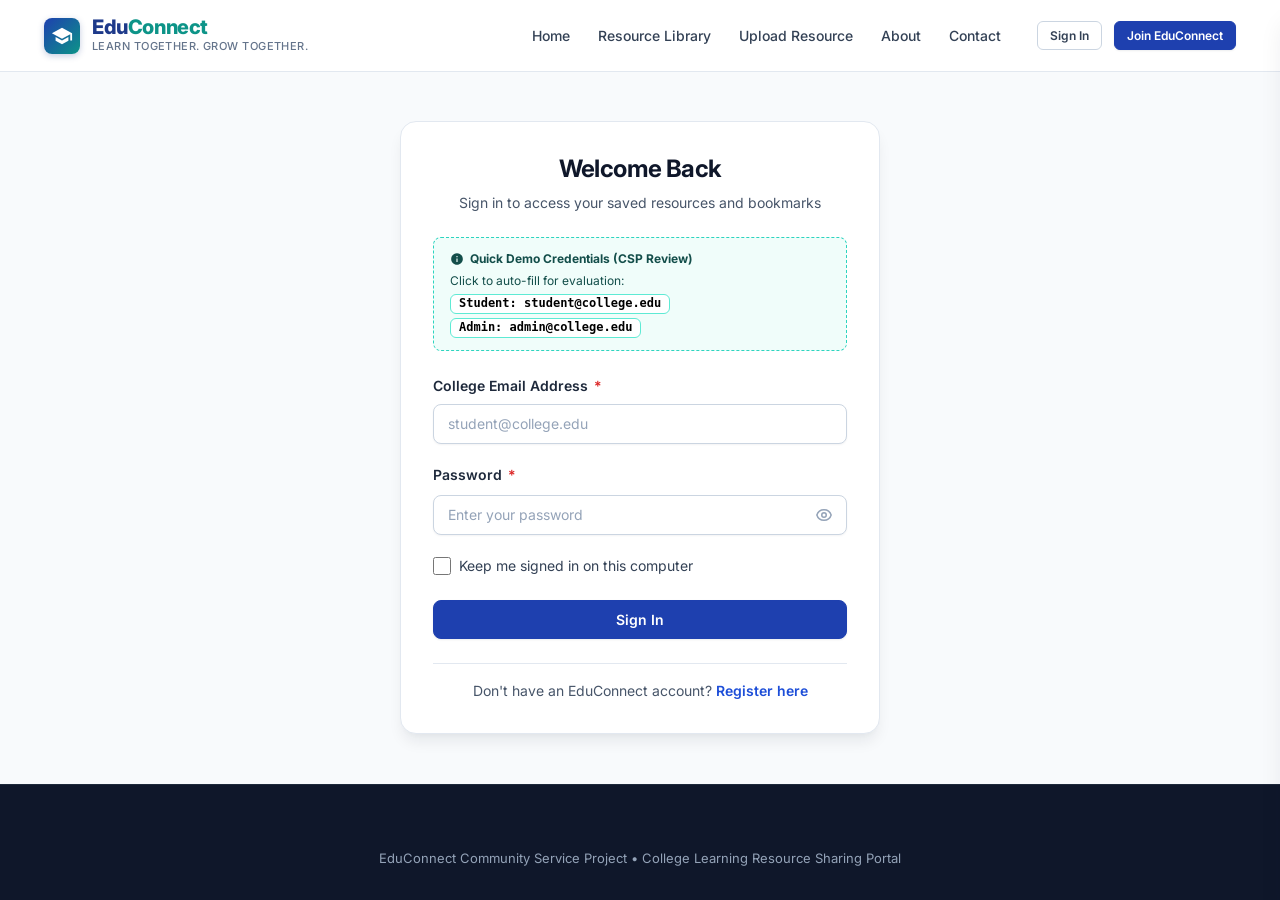
<file: admin.html>
<!DOCTYPE html>
<html lang="en">
<head>
  <meta charset="UTF-8">
  <meta name="viewport" content="width=device-width, initial-scale=1.0">
  <meta name="description" content="EduConnect Admin Dashboard - Review student resource submissions, manage categories, and oversee portal content.">
  <title>Admin Dashboard — EduConnect</title>

  <!-- Favicon -->
  <link rel="icon" type="image/svg+xml" href="assets/icons/favicon.svg">

  <!-- Inter Font -->
  <link rel="preconnect" href="https://fonts.googleapis.com">
  <link rel="preconnect" href="https://fonts.gstatic.com" crossorigin>
  <link href="https://fonts.googleapis.com/css2?family=Inter:wght@400;500;600;700;800&display=swap" rel="stylesheet">

  <!-- Core Stylesheets -->
  <link rel="stylesheet" href="css/variables.css">
  <link rel="stylesheet" href="css/base.css">
  <link rel="stylesheet" href="css/layout.css">
  <link rel="stylesheet" href="css/components.css">
  <link rel="stylesheet" href="css/forms.css">
  <link rel="stylesheet" href="css/resources.css">
  <link rel="stylesheet" href="css/responsive.css">
</head>
<body>
  <!-- Header -->
  <header class="site-header" role="banner">
    <div class="container header-container">
      <a href="index.html" class="brand" aria-label="EduConnect Home">
        <div class="brand-icon">
          <svg viewBox="0 0 24 24" fill="currentColor"><path d="M12 3L1 9l11 6 9-4.91V17h2V9L12 3zM5 13.18v4L12 21l7-3.82v-4L12 17l-7-3.82z"/></svg>
        </div>
        <div class="brand-text">
          <span class="brand-name">Edu<span>Connect</span></span>
          <span class="brand-tagline-header">Admin Moderation Portal</span>
        </div>
      </a>

      <nav class="desktop-nav" role="navigation" aria-label="Primary Navigation">
        <ul class="nav-list">
          <li><a href="index.html" class="nav-link">Home</a></li>
          <li><a href="resources.html" class="nav-link">Resource Library</a></li>
          <li><a href="admin.html" class="nav-link active">Admin Dashboard</a></li>
        </ul>
        <div class="auth-nav" id="desktop-auth-container"></div>
      </nav>

      <button type="button" class="mobile-nav-toggle" id="mobile-nav-toggle" aria-label="Open mobile navigation menu" aria-expanded="false" aria-controls="mobile-drawer">
        <svg width="24" height="24" fill="none" stroke="currentColor" viewBox="0 0 24 24"><path stroke-linecap="round" stroke-linejoin="round" stroke-width="2" d="M4 6h16M4 12h16M4 18h16"/></svg>
      </button>
    </div>
  </header>

  <!-- Mobile Drawer -->
  <div class="mobile-nav-overlay" id="mobile-nav-overlay"></div>
  <aside class="mobile-drawer" id="mobile-drawer" aria-label="Mobile Navigation Drawer">
    <div class="mobile-drawer-header">
      <div class="brand"><span class="brand-name">Edu<span>Connect</span> Admin</span></div>
      <button type="button" class="mobile-drawer-close" id="mobile-drawer-close" aria-label="Close menu">&times;</button>
    </div>
    <div class="mobile-drawer-body">
      <ul class="mobile-nav-list">
        <li><a href="index.html" class="mobile-nav-link">Home</a></li>
        <li><a href="resources.html" class="mobile-nav-link">Resource Library</a></li>
        <li><a href="admin.html" class="mobile-nav-link active">Admin Dashboard</a></li>
      </ul>
      <div class="mobile-drawer-auth" id="mobile-auth-container"></div>
    </div>
  </aside>

  <!-- Main Content -->
  <main id="main-content" class="section-sm">
    <div class="container">
      <!-- Breadcrumbs -->
      <nav class="breadcrumb" aria-label="Breadcrumb">
        <span class="breadcrumb-item"><a href="index.html">Home</a></span>
        <span class="breadcrumb-separator">/</span>
        <span class="breadcrumb-current">Admin Moderation Dashboard</span>
      </nav>

      <!-- Dashboard Title & Quick Demo Switch -->
      <div style="display: flex; flex-wrap: wrap; justify-content: space-between; align-items: flex-start; gap: 16px; margin-bottom: var(--spacing-8);">
        <div>
          <h1 style="font-size: var(--font-size-3xl); margin-bottom: var(--spacing-2);">Resource Moderation & Management</h1>
          <p style="color: var(--color-gray-600); margin: 0;">Review student submissions, manage published resources, and monitor CSP metrics.</p>
        </div>
        <div id="admin-demo-controls" style="display: none; align-items: center; gap: 8px;">
          <button type="button" class="btn btn-outline btn-sm" id="btn-login-as-admin">
            Sign in as Demo Admin
          </button>
        </div>
      </div>

      <!-- Dashboard Summary Stats Cards -->
      <div class="admin-stats-grid">
        <div class="stat-card">
          <div class="stat-icon" style="background-color: var(--color-primary-100); color: var(--color-primary-700);">
            <svg fill="none" stroke="currentColor" viewBox="0 0 24 24"><path stroke-linecap="round" stroke-linejoin="round" stroke-width="2" d="M9 12h6m-6 4h6m2 5H7a2 2 0 01-2-2V5a2 2 0 012-2h5.586a1 1 0 01.707.293l5.414 5.414a1 1 0 01.293.707V19a2 2 0 01-2 2z"/></svg>
          </div>
          <div>
            <div class="stat-val" id="admin-stat-total">0</div>
            <div class="stat-label">Total Resources</div>
          </div>
        </div>

        <div class="stat-card">
          <div class="stat-icon" style="background-color: var(--color-warning-bg); color: var(--color-warning-main);">
            <svg fill="none" stroke="currentColor" viewBox="0 0 24 24"><path stroke-linecap="round" stroke-linejoin="round" stroke-width="2" d="M12 8v4l3 3m6-3a9 9 0 11-18 0 9 9 0 0118 0z"/></svg>
          </div>
          <div>
            <div class="stat-val" id="admin-stat-pending">0</div>
            <div class="stat-label">Pending Review</div>
          </div>
        </div>

        <div class="stat-card">
          <div class="stat-icon" style="background-color: var(--color-success-bg); color: var(--color-success-main);">
            <svg fill="none" stroke="currentColor" viewBox="0 0 24 24"><path stroke-linecap="round" stroke-linejoin="round" stroke-width="2" d="M17 20h5v-2a3 3 0 00-5.356-1.857M17 20H7m10 0v-2c0-.656-.126-1.283-.356-1.857M7 20H2v-2a3 3 0 015.356-1.857M7 20v-2c0-.656.126-1.283.356-1.857m0 0a5.002 5.002 0 019.288 0M15 7a3 3 0 11-6 0 3 3 0 016 0zm6 3a2 2 0 11-4 0 2 2 0 014 0zM7 10a2 2 0 11-4 0 2 2 0 014 0z"/></svg>
          </div>
          <div>
            <div class="stat-val" id="admin-stat-users">128</div>
            <div class="stat-label">Registered Students</div>
          </div>
        </div>

        <div class="stat-card">
          <div class="stat-icon" style="background-color: var(--color-accent-100); color: var(--color-accent-700);">
            <svg fill="none" stroke="currentColor" viewBox="0 0 24 24"><path stroke-linecap="round" stroke-linejoin="round" stroke-width="2" d="M4 16v1a3 3 0 003 3h10a3 3 0 003-3v-1m-4-4l-4 4m0 0l-4-4m4 4V4"/></svg>
          </div>
          <div>
            <div class="stat-val" id="admin-stat-downloads">1,780</div>
            <div class="stat-label">Total Downloads</div>
          </div>
        </div>
      </div>

      <!-- SECTION: Pending Moderation Queue -->
      <section style="margin-bottom: var(--spacing-12);">
        <div style="display: flex; align-items: center; justify-content: space-between; margin-bottom: var(--spacing-4);">
          <h2 style="font-size: var(--font-size-xl);">Pending Review Queue</h2>
          <span class="badge badge-status-pending" id="pending-queue-badge">0 items pending</span>
        </div>
        <div id="pending-table-container">
          <!-- Populated by admin.js -->
        </div>
      </section>

      <!-- SECTION: All Published Resources Management -->
      <section>
        <div style="display: flex; flex-wrap: wrap; justify-content: space-between; align-items: center; gap: 16px; margin-bottom: var(--spacing-4);">
          <h2 style="font-size: var(--font-size-xl);">All Published Materials</h2>
          <div style="width: 100%; max-width: 320px;">
            <input type="text" id="admin-search-input" class="form-control" placeholder="Search title or contributor...">
          </div>
        </div>
        <div id="all-resources-table-container">
          <!-- Populated by admin.js -->
        </div>
      </section>
    </div>
  </main>

  <!-- Footer -->
  <footer class="site-footer" role="contentinfo">
    <div class="container" style="text-align: center;">
      <p style="color: var(--color-gray-400); font-size: 0.8125rem;">
        EduConnect Community Service Project &bull; College Learning Resource Sharing Portal
      </p>
    </div>
  </footer>

  <!-- Scripts -->
  <script src="js/config.js"></script>
  <script src="js/api.js"></script>
  <script src="js/auth.js"></script>
  <script src="js/components.js"></script>
  <script src="js/navigation.js"></script>
  <script src="js/admin.js"></script>
</body>
</html>
</file>
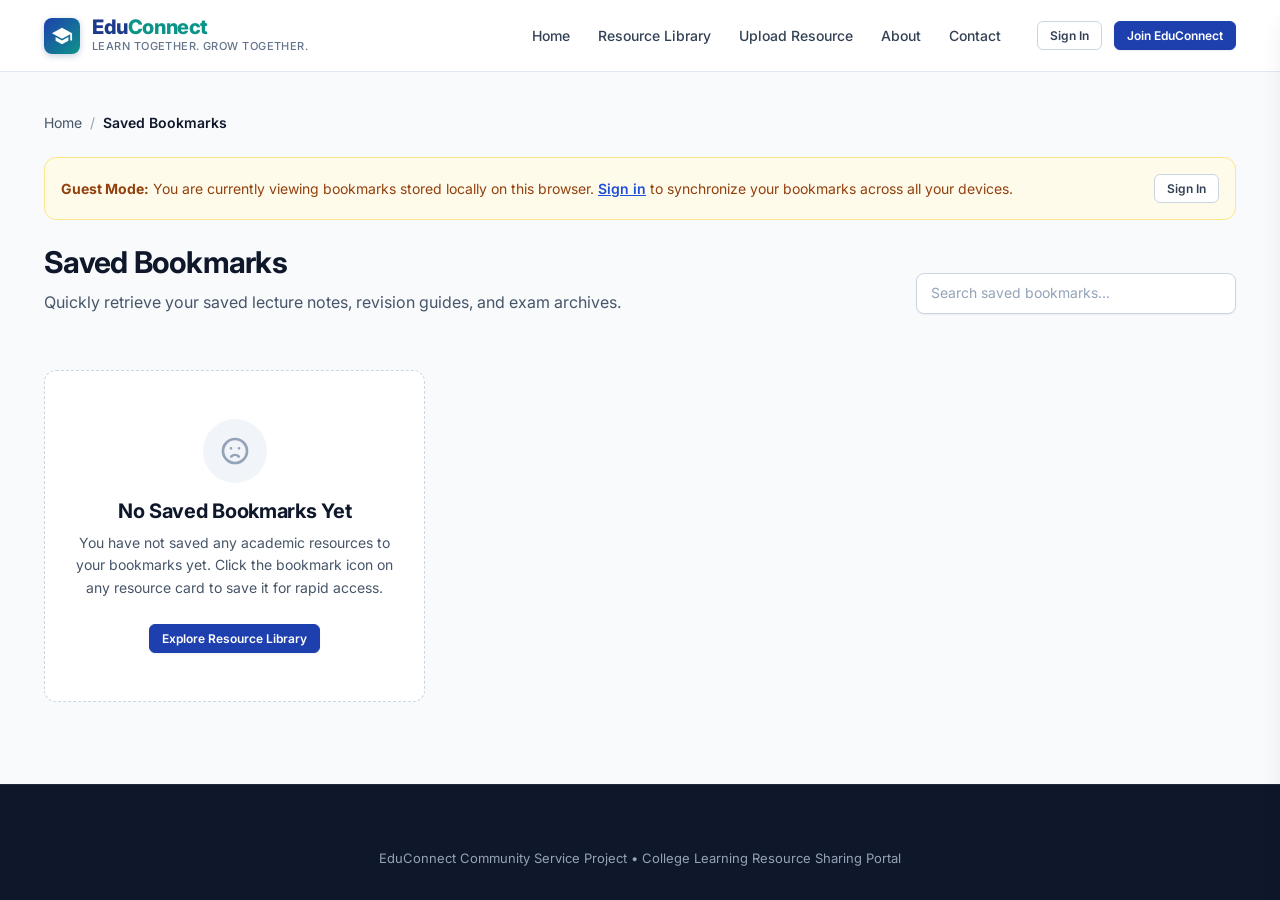
<file: bookmarks.html>
<!DOCTYPE html>
<html lang="en">
<head>
  <meta charset="UTF-8">
  <meta name="viewport" content="width=device-width, initial-scale=1.0">
  <meta name="description" content="View and manage your bookmarked academic lecture notes, laboratory manuals, and previous examination question papers.">
  <title>Saved Bookmarks — EduConnect</title>

  <!-- Favicon -->
  <link rel="icon" type="image/svg+xml" href="assets/icons/favicon.svg">

  <!-- Inter Font -->
  <link rel="preconnect" href="https://fonts.googleapis.com">
  <link rel="preconnect" href="https://fonts.gstatic.com" crossorigin>
  <link href="https://fonts.googleapis.com/css2?family=Inter:wght@400;500;600;700;800&display=swap" rel="stylesheet">

  <!-- Core Stylesheets -->
  <link rel="stylesheet" href="css/variables.css">
  <link rel="stylesheet" href="css/base.css">
  <link rel="stylesheet" href="css/layout.css">
  <link rel="stylesheet" href="css/components.css">
  <link rel="stylesheet" href="css/forms.css">
  <link rel="stylesheet" href="css/resources.css">
  <link rel="stylesheet" href="css/responsive.css">
</head>
<body>
  <!-- Header -->
  <header class="site-header" role="banner">
    <div class="container header-container">
      <a href="index.html" class="brand" aria-label="EduConnect Home">
        <div class="brand-icon">
          <svg viewBox="0 0 24 24" fill="currentColor"><path d="M12 3L1 9l11 6 9-4.91V17h2V9L12 3zM5 13.18v4L12 21l7-3.82v-4L12 17l-7-3.82z"/></svg>
        </div>
        <div class="brand-text">
          <span class="brand-name">Edu<span>Connect</span></span>
          <span class="brand-tagline-header">Learn Together. Grow Together.</span>
        </div>
      </a>

      <nav class="desktop-nav" role="navigation" aria-label="Primary Navigation">
        <ul class="nav-list">
          <li><a href="index.html" class="nav-link">Home</a></li>
          <li><a href="resources.html" class="nav-link">Resource Library</a></li>
          <li><a href="upload.html" class="nav-link">Upload Resource</a></li>
          <li><a href="about.html" class="nav-link">About</a></li>
          <li><a href="contact.html" class="nav-link">Contact</a></li>
        </ul>
        <div class="auth-nav" id="desktop-auth-container">
          <a href="login.html" class="btn btn-outline btn-sm">Sign In</a>
        </div>
      </nav>

      <button type="button" class="mobile-nav-toggle" id="mobile-nav-toggle" aria-label="Open mobile navigation menu" aria-expanded="false" aria-controls="mobile-drawer">
        <svg width="24" height="24" fill="none" stroke="currentColor" viewBox="0 0 24 24"><path stroke-linecap="round" stroke-linejoin="round" stroke-width="2" d="M4 6h16M4 12h16M4 18h16"/></svg>
      </button>
    </div>
  </header>

  <!-- Mobile Drawer -->
  <div class="mobile-nav-overlay" id="mobile-nav-overlay"></div>
  <aside class="mobile-drawer" id="mobile-drawer" aria-label="Mobile Navigation Drawer">
    <div class="mobile-drawer-header">
      <div class="brand"><span class="brand-name">Edu<span>Connect</span></span></div>
      <button type="button" class="mobile-drawer-close" id="mobile-drawer-close" aria-label="Close menu">&times;</button>
    </div>
    <div class="mobile-drawer-body">
      <ul class="mobile-nav-list">
        <li><a href="index.html" class="mobile-nav-link">Home</a></li>
        <li><a href="resources.html" class="mobile-nav-link">Resource Library</a></li>
        <li><a href="upload.html" class="mobile-nav-link">Upload Resource</a></li>
        <li><a href="about.html" class="mobile-nav-link">About</a></li>
        <li><a href="contact.html" class="mobile-nav-link">Contact</a></li>
      </ul>
      <div class="mobile-drawer-auth" id="mobile-auth-container"></div>
    </div>
  </aside>

  <!-- Main Content -->
  <main id="main-content" class="section-sm">
    <div class="container">
      <!-- Breadcrumbs -->
      <nav class="breadcrumb" aria-label="Breadcrumb">
        <span class="breadcrumb-item"><a href="index.html">Home</a></span>
        <span class="breadcrumb-separator">/</span>
        <span class="breadcrumb-current">Saved Bookmarks</span>
      </nav>

      <!-- Guest Notice Banner if not signed in -->
      <div id="guest-bookmarks-notice" style="display: none; background-color: var(--color-warning-bg); border: 1px solid var(--color-warning-border); border-radius: var(--radius-lg); padding: var(--spacing-4); margin-bottom: var(--spacing-6); align-items: center; justify-content: space-between; gap: 16px;">
        <div style="font-size: 0.875rem; color: var(--color-warning-text);">
          <strong>Guest Mode:</strong> You are currently viewing bookmarks stored locally on this browser. <a href="login.html" style="font-weight: 600; text-decoration: underline;">Sign in</a> to synchronize your bookmarks across all your devices.
        </div>
        <a href="login.html" class="btn btn-outline btn-sm">Sign In</a>
      </div>

      <div style="display: flex; flex-direction: column; gap: var(--spacing-4); margin-bottom: var(--spacing-8);">
        <div style="display: flex; flex-wrap: wrap; justify-content: space-between; align-items: flex-end; gap: var(--spacing-4);">
          <div>
            <h1 style="font-size: var(--font-size-3xl); margin-bottom: var(--spacing-2);">Saved Bookmarks</h1>
            <p style="color: var(--color-gray-600); margin: 0;">
              Quickly retrieve your saved lecture notes, revision guides, and exam archives.
            </p>
          </div>
          <div style="width: 100%; max-width: 320px;">
            <label for="bookmark-filter-input" class="sr-only">Search within bookmarks</label>
            <input
              type="text"
              id="bookmark-filter-input"
              class="form-control"
              placeholder="Search saved bookmarks..."
            >
          </div>
        </div>
      </div>

      <!-- Bookmarks Grid -->
      <div id="bookmarks-grid-container" class="resource-grid" aria-live="polite">
        <!-- Rendered by bookmarks.js -->
      </div>
    </div>
  </main>

  <!-- Footer -->
  <footer class="site-footer" role="contentinfo">
    <div class="container" style="text-align: center;">
      <p style="color: var(--color-gray-400); font-size: 0.8125rem;">
        EduConnect Community Service Project &bull; College Learning Resource Sharing Portal
      </p>
    </div>
  </footer>

  <!-- Scripts -->
  <script src="js/config.js"></script>
  <script src="js/api.js"></script>
  <script src="js/auth.js"></script>
  <script src="js/components.js"></script>
  <script src="js/navigation.js"></script>
  <script src="js/bookmarks.js"></script>
</body>
</html>
</file>
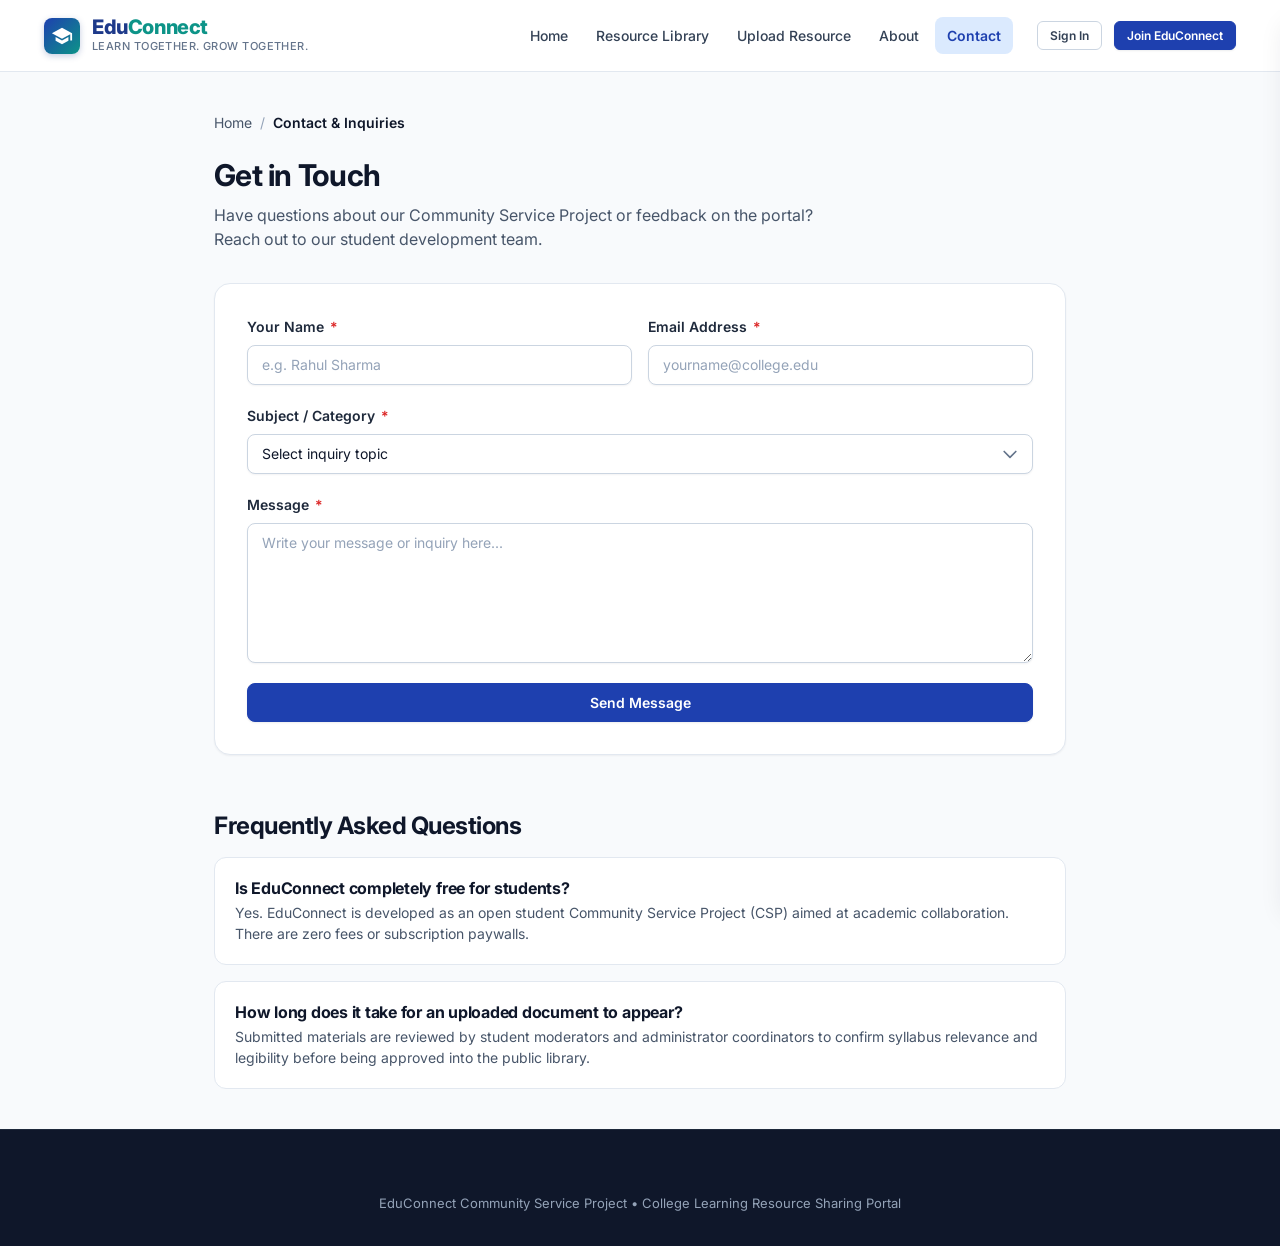
<file: contact.html>
<!DOCTYPE html>
<html lang="en">
<head>
  <meta charset="UTF-8">
  <meta name="viewport" content="width=device-width, initial-scale=1.0">
  <meta name="description" content="Contact the EduConnect student project team with questions, suggestions, or feedback.">
  <title>Contact Us — EduConnect</title>

  <!-- Favicon -->
  <link rel="icon" type="image/svg+xml" href="assets/icons/favicon.svg">

  <!-- Inter Font -->
  <link rel="preconnect" href="https://fonts.googleapis.com">
  <link rel="preconnect" href="https://fonts.gstatic.com" crossorigin>
  <link href="https://fonts.googleapis.com/css2?family=Inter:wght@400;500;600;700;800&display=swap" rel="stylesheet">

  <!-- Core Stylesheets -->
  <link rel="stylesheet" href="css/variables.css">
  <link rel="stylesheet" href="css/base.css">
  <link rel="stylesheet" href="css/layout.css">
  <link rel="stylesheet" href="css/components.css">
  <link rel="stylesheet" href="css/forms.css">
  <link rel="stylesheet" href="css/responsive.css">
</head>
<body>
  <!-- Header -->
  <header class="site-header" role="banner">
    <div class="container header-container">
      <a href="index.html" class="brand" aria-label="EduConnect Home">
        <div class="brand-icon">
          <svg viewBox="0 0 24 24" fill="currentColor"><path d="M12 3L1 9l11 6 9-4.91V17h2V9L12 3zM5 13.18v4L12 21l7-3.82v-4L12 17l-7-3.82z"/></svg>
        </div>
        <div class="brand-text">
          <span class="brand-name">Edu<span>Connect</span></span>
          <span class="brand-tagline-header">Learn Together. Grow Together.</span>
        </div>
      </a>

      <nav class="desktop-nav" role="navigation" aria-label="Primary Navigation">
        <ul class="nav-list">
          <li><a href="index.html" class="nav-link">Home</a></li>
          <li><a href="resources.html" class="nav-link">Resource Library</a></li>
          <li><a href="upload.html" class="nav-link">Upload Resource</a></li>
          <li><a href="about.html" class="nav-link">About</a></li>
          <li><a href="contact.html" class="nav-link active">Contact</a></li>
        </ul>
        <div class="auth-nav" id="desktop-auth-container">
          <a href="login.html" class="btn btn-outline btn-sm">Sign In</a>
          <a href="register.html" class="btn btn-primary btn-sm">Join EduConnect</a>
        </div>
      </nav>

      <button type="button" class="mobile-nav-toggle" id="mobile-nav-toggle" aria-label="Open mobile navigation menu" aria-expanded="false" aria-controls="mobile-drawer">
        <svg width="24" height="24" fill="none" stroke="currentColor" viewBox="0 0 24 24"><path stroke-linecap="round" stroke-linejoin="round" stroke-width="2" d="M4 6h16M4 12h16M4 18h16"/></svg>
      </button>
    </div>
  </header>

  <!-- Mobile Drawer -->
  <div class="mobile-nav-overlay" id="mobile-nav-overlay"></div>
  <aside class="mobile-drawer" id="mobile-drawer" aria-label="Mobile Navigation Drawer">
    <div class="mobile-drawer-header">
      <div class="brand"><span class="brand-name">Edu<span>Connect</span></span></div>
      <button type="button" class="mobile-drawer-close" id="mobile-drawer-close" aria-label="Close menu">&times;</button>
    </div>
    <div class="mobile-drawer-body">
      <ul class="mobile-nav-list">
        <li><a href="index.html" class="mobile-nav-link">Home</a></li>
        <li><a href="resources.html" class="mobile-nav-link">Resource Library</a></li>
        <li><a href="upload.html" class="mobile-nav-link">Upload Resource</a></li>
        <li><a href="about.html" class="mobile-nav-link">About</a></li>
        <li><a href="contact.html" class="mobile-nav-link active">Contact</a></li>
      </ul>
      <div class="mobile-drawer-auth" id="mobile-auth-container"></div>
    </div>
  </aside>

  <!-- Main Content -->
  <main id="main-content" class="section-sm">
    <div class="container" style="max-width: 900px;">
      <!-- Breadcrumbs -->
      <nav class="breadcrumb" aria-label="Breadcrumb">
        <span class="breadcrumb-item"><a href="index.html">Home</a></span>
        <span class="breadcrumb-separator">/</span>
        <span class="breadcrumb-current">Contact & Inquiries</span>
      </nav>

      <div style="margin-bottom: var(--spacing-8);">
        <h1 style="font-size: var(--font-size-3xl); margin-bottom: var(--spacing-2);">Get in Touch</h1>
        <p style="color: var(--color-gray-600); max-width: 600px;">
          Have questions about our Community Service Project or feedback on the portal? Reach out to our student development team.
        </p>
      </div>

      <div style="display: grid; grid-template-columns: 1fr; gap: var(--spacing-8);">
        <!-- Contact Form Card -->
        <div class="auth-card" style="max-width: 100%; box-shadow: var(--shadow-sm);">
          <div id="contact-status-alert" style="display: none; padding: 12px; border-radius: var(--radius-md); font-size: 0.875rem; margin-bottom: 16px;"></div>

          <form id="contact-form" novalidate>
            <div class="form-row form-row-2">
              <div class="form-group">
                <label for="contact-name" class="form-label form-label-required">Your Name</label>
                <input type="text" id="contact-name" name="name" class="form-control" placeholder="e.g. Rahul Sharma" required>
                <div id="contact-name-error" class="field-error-msg" style="display: none;"></div>
              </div>

              <div class="form-group">
                <label for="contact-email" class="form-label form-label-required">Email Address</label>
                <input type="email" id="contact-email" name="email" class="form-control" placeholder="yourname@college.edu" required>
                <div id="contact-email-error" class="field-error-msg" style="display: none;"></div>
              </div>
            </div>

            <div class="form-group">
              <label for="contact-subject" class="form-label form-label-required">Subject / Category</label>
              <select id="contact-subject" name="subject" class="form-control" required>
                <option value="">Select inquiry topic</option>
                <option value="General Feedback">General Feedback & Suggestion</option>
                <option value="Resource Moderation">Resource Moderation Inquiry</option>
                <option value="Report Inaccuracy">Report Inaccurate Material</option>
                <option value="CSP Evaluation">Community Service Project Question</option>
                <option value="Technical Issue">Bug or Technical Issue</option>
              </select>
              <div id="contact-subject-error" class="field-error-msg" style="display: none;"></div>
            </div>

            <div class="form-group">
              <label for="contact-message" class="form-label form-label-required">Message</label>
              <textarea id="contact-message" name="message" class="form-control" placeholder="Write your message or inquiry here..." style="min-height: 140px;" required></textarea>
              <div id="contact-message-error" class="field-error-msg" style="display: none;"></div>
            </div>

            <button type="submit" id="contact-submit-btn" class="btn btn-primary" style="width: 100%;">
              Send Message
            </button>
          </form>
        </div>

        <!-- Frequently Asked Questions -->
        <section aria-labelledby="faq-heading" style="margin-top: var(--spacing-6);">
          <h2 id="faq-heading" style="font-size: var(--font-size-2xl); margin-bottom: var(--spacing-4);">Frequently Asked Questions</h2>
          <div style="display: flex; flex-direction: column; gap: var(--spacing-4);">
            <div style="background-color: var(--color-white); border: 1px solid var(--color-gray-200); border-radius: var(--radius-lg); padding: var(--spacing-5);">
              <h3 style="font-size: var(--font-size-base); font-weight: 700; margin-bottom: 4px;">Is EduConnect completely free for students?</h3>
              <p style="font-size: var(--font-size-sm); color: var(--color-gray-600); margin: 0;">Yes. EduConnect is developed as an open student Community Service Project (CSP) aimed at academic collaboration. There are zero fees or subscription paywalls.</p>
            </div>
            <div style="background-color: var(--color-white); border: 1px solid var(--color-gray-200); border-radius: var(--radius-lg); padding: var(--spacing-5);">
              <h3 style="font-size: var(--font-size-base); font-weight: 700; margin-bottom: 4px;">How long does it take for an uploaded document to appear?</h3>
              <p style="font-size: var(--font-size-sm); color: var(--color-gray-600); margin: 0;">Submitted materials are reviewed by student moderators and administrator coordinators to confirm syllabus relevance and legibility before being approved into the public library.</p>
            </div>
          </div>
        </section>
      </div>
    </div>
  </main>

  <!-- Footer -->
  <footer class="site-footer" role="contentinfo">
    <div class="container" style="text-align: center;">
      <p style="color: var(--color-gray-400); font-size: 0.8125rem;">
        EduConnect Community Service Project &bull; College Learning Resource Sharing Portal
      </p>
    </div>
  </footer>

  <!-- Scripts -->
  <script src="js/config.js"></script>
  <script src="js/api.js"></script>
  <script src="js/auth.js"></script>
  <script src="js/components.js"></script>
  <script src="js/navigation.js"></script>
  <script src="js/contact.js"></script>
</body>
</html>
</file>
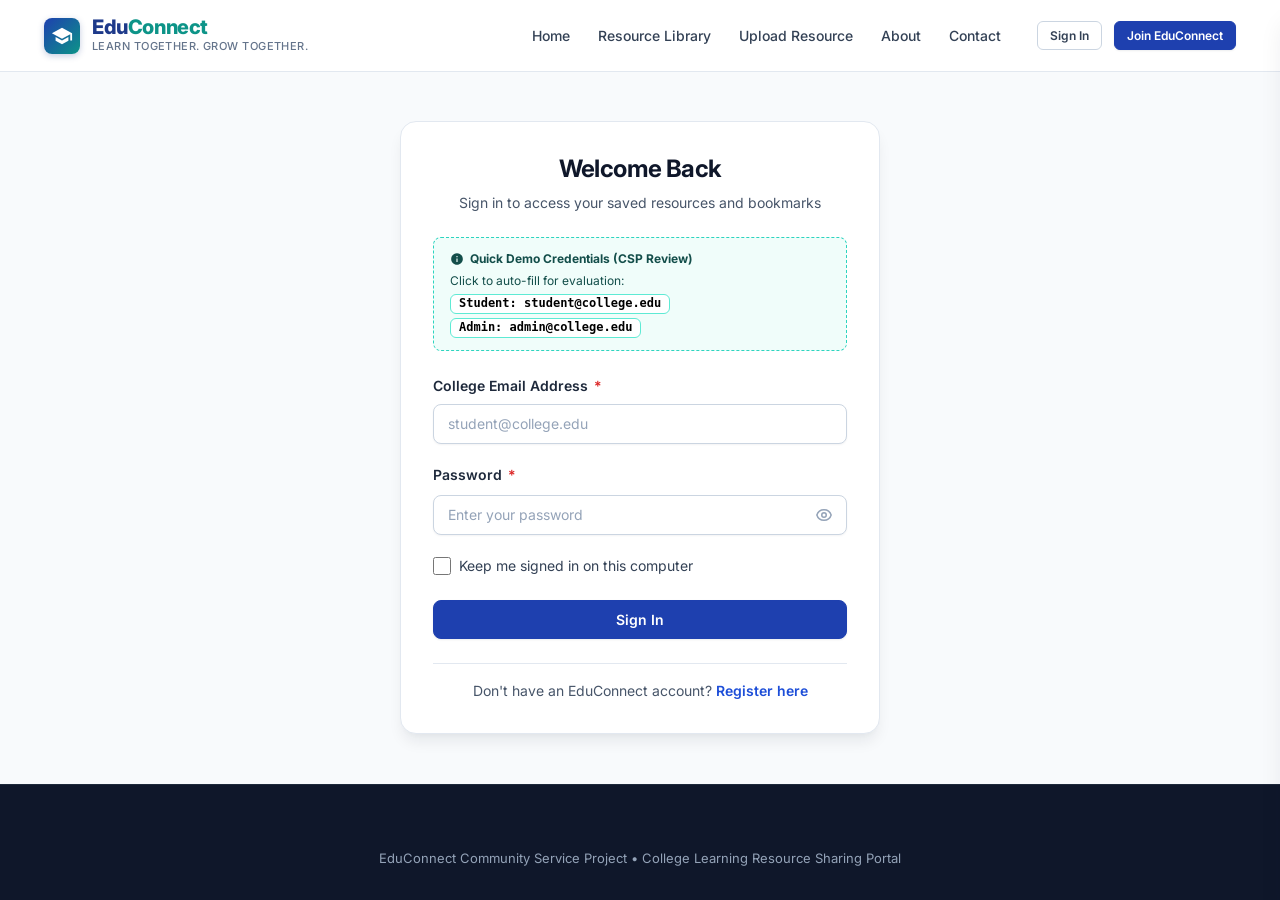
<file: login.html>
<!DOCTYPE html>
<html lang="en">
<head>
  <meta charset="UTF-8">
  <meta name="viewport" content="width=device-width, initial-scale=1.0">
  <meta name="description" content="Sign in to EduConnect to upload lecture notes, download examination papers, and manage saved bookmarks.">
  <title>Sign In — EduConnect</title>

  <!-- Favicon -->
  <link rel="icon" type="image/svg+xml" href="assets/icons/favicon.svg">

  <!-- Inter Font -->
  <link rel="preconnect" href="https://fonts.googleapis.com">
  <link rel="preconnect" href="https://fonts.gstatic.com" crossorigin>
  <link href="https://fonts.googleapis.com/css2?family=Inter:wght@400;500;600;700;800&display=swap" rel="stylesheet">

  <!-- Core Stylesheets -->
  <link rel="stylesheet" href="css/variables.css">
  <link rel="stylesheet" href="css/base.css">
  <link rel="stylesheet" href="css/layout.css">
  <link rel="stylesheet" href="css/components.css">
  <link rel="stylesheet" href="css/forms.css">
  <link rel="stylesheet" href="css/responsive.css">
</head>
<body>
  <!-- Header -->
  <header class="site-header" role="banner">
    <div class="container header-container">
      <a href="index.html" class="brand" aria-label="EduConnect Home">
        <div class="brand-icon">
          <svg viewBox="0 0 24 24" fill="currentColor"><path d="M12 3L1 9l11 6 9-4.91V17h2V9L12 3zM5 13.18v4L12 21l7-3.82v-4L12 17l-7-3.82z"/></svg>
        </div>
        <div class="brand-text">
          <span class="brand-name">Edu<span>Connect</span></span>
          <span class="brand-tagline-header">Learn Together. Grow Together.</span>
        </div>
      </a>

      <nav class="desktop-nav" role="navigation" aria-label="Primary Navigation">
        <ul class="nav-list">
          <li><a href="index.html" class="nav-link">Home</a></li>
          <li><a href="resources.html" class="nav-link">Resource Library</a></li>
          <li><a href="upload.html" class="nav-link">Upload Resource</a></li>
          <li><a href="about.html" class="nav-link">About</a></li>
          <li><a href="contact.html" class="nav-link">Contact</a></li>
        </ul>
        <div class="auth-nav" id="desktop-auth-container">
          <a href="register.html" class="btn btn-primary btn-sm">Join EduConnect</a>
        </div>
      </nav>

      <button type="button" class="mobile-nav-toggle" id="mobile-nav-toggle" aria-label="Open mobile navigation menu" aria-expanded="false" aria-controls="mobile-drawer">
        <svg width="24" height="24" fill="none" stroke="currentColor" viewBox="0 0 24 24"><path stroke-linecap="round" stroke-linejoin="round" stroke-width="2" d="M4 6h16M4 12h16M4 18h16"/></svg>
      </button>
    </div>
  </header>

  <!-- Mobile Drawer -->
  <div class="mobile-nav-overlay" id="mobile-nav-overlay"></div>
  <aside class="mobile-drawer" id="mobile-drawer" aria-label="Mobile Navigation Drawer">
    <div class="mobile-drawer-header">
      <div class="brand"><span class="brand-name">Edu<span>Connect</span></span></div>
      <button type="button" class="mobile-drawer-close" id="mobile-drawer-close" aria-label="Close menu">&times;</button>
    </div>
    <div class="mobile-drawer-body">
      <ul class="mobile-nav-list">
        <li><a href="index.html" class="mobile-nav-link">Home</a></li>
        <li><a href="resources.html" class="mobile-nav-link">Resource Library</a></li>
        <li><a href="upload.html" class="mobile-nav-link">Upload Resource</a></li>
        <li><a href="about.html" class="mobile-nav-link">About</a></li>
        <li><a href="contact.html" class="mobile-nav-link">Contact</a></li>
      </ul>
      <div class="mobile-drawer-auth" id="mobile-auth-container">
        <a href="register.html" class="btn btn-primary">Join EduConnect</a>
      </div>
    </div>
  </aside>

  <!-- Main Content -->
  <main id="main-content" class="auth-page-container">
    <div class="auth-card">
      <div class="auth-header">
        <h1>Welcome Back</h1>
        <p>Sign in to access your saved resources and bookmarks</p>
      </div>

      <!-- Demo Credentials Helper for CSP Presentation -->
      <div class="demo-credentials-box">
        <div class="demo-credentials-title">
          <svg width="14" height="14" fill="currentColor" viewBox="0 0 24 24"><path d="M12 2C6.48 2 2 6.48 2 12s4.48 10 10 10 10-4.48 10-10S17.52 2 12 2zm1 15h-2v-6h2v6zm0-8h-2V7h2v2z"/></svg>
          Quick Demo Credentials (CSP Review)
        </div>
        <div>Click to auto-fill for evaluation:</div>
        <div>
          <button type="button" class="demo-credentials-pill" id="demo-student-fill">Student: student@college.edu</button>
          <button type="button" class="demo-credentials-pill" id="demo-admin-fill">Admin: admin@college.edu</button>
        </div>
      </div>

      <!-- General Alert Box -->
      <div id="auth-alert" style="display: none; padding: 12px; border-radius: var(--radius-md); font-size: 0.875rem; margin-bottom: 16px;"></div>

      <form id="login-form" novalidate>
        <!-- Email Field -->
        <div class="form-group">
          <label for="login-email" class="form-label form-label-required">College Email Address</label>
          <input
            type="email"
            id="login-email"
            name="email"
            class="form-control"
            placeholder="student@college.edu"
            autocomplete="email"
            required
          >
          <div id="email-error" class="field-error-msg" style="display: none;"></div>
        </div>

        <!-- Password Field with Show/Hide Toggle -->
        <div class="form-group">
          <div style="display: flex; justify-content: space-between; align-items: center; margin-bottom: 2px;">
            <label for="login-password" class="form-label form-label-required">Password</label>
          </div>
          <div class="input-password-wrapper">
            <input
              type="password"
              id="login-password"
              name="password"
              class="form-control"
              placeholder="Enter your password"
              autocomplete="current-password"
              required
            >
            <button type="button" id="toggle-password-btn" class="password-toggle-btn" aria-label="Toggle password visibility">
              <svg id="eye-icon" fill="none" stroke="currentColor" viewBox="0 0 24 24"><path stroke-linecap="round" stroke-linejoin="round" stroke-width="2" d="M15 12a3 3 0 11-6 0 3 3 0 016 0z"/><path stroke-linecap="round" stroke-linejoin="round" stroke-width="2" d="M2.458 12C3.732 7.943 7.523 5 12 5c4.478 0 8.268 2.943 9.542 7-1.274 4.057-5.064 7-9.542 7-4.477 0-8.268-2.943-9.542-7z"/></svg>
            </button>
          </div>
          <div id="password-error" class="field-error-msg" style="display: none;"></div>
        </div>

        <!-- Remember Me Checkbox -->
        <div class="form-group" style="margin-bottom: var(--spacing-6);">
          <label class="form-check">
            <input type="checkbox" id="remember-me" name="remember">
            <span class="form-check-label">Keep me signed in on this computer</span>
          </label>
        </div>

        <!-- Submit Button -->
        <button type="submit" id="login-submit-btn" class="btn btn-primary" style="width: 100%;">
          <span>Sign In</span>
        </button>
      </form>

      <div class="auth-footer">
        Don't have an EduConnect account? <a href="register.html">Register here</a>
      </div>
    </div>
  </main>

  <!-- Footer -->
  <footer class="site-footer" role="contentinfo">
    <div class="container" style="text-align: center;">
      <p style="color: var(--color-gray-400); font-size: 0.8125rem;">
        EduConnect Community Service Project &bull; College Learning Resource Sharing Portal
      </p>
    </div>
  </footer>

  <!-- Scripts -->
  <script src="js/config.js"></script>
  <script src="js/api.js"></script>
  <script src="js/auth.js"></script>
  <script src="js/components.js"></script>
  <script src="js/navigation.js"></script>
  <script src="js/login.js"></script>
</body>
</html>
</file>
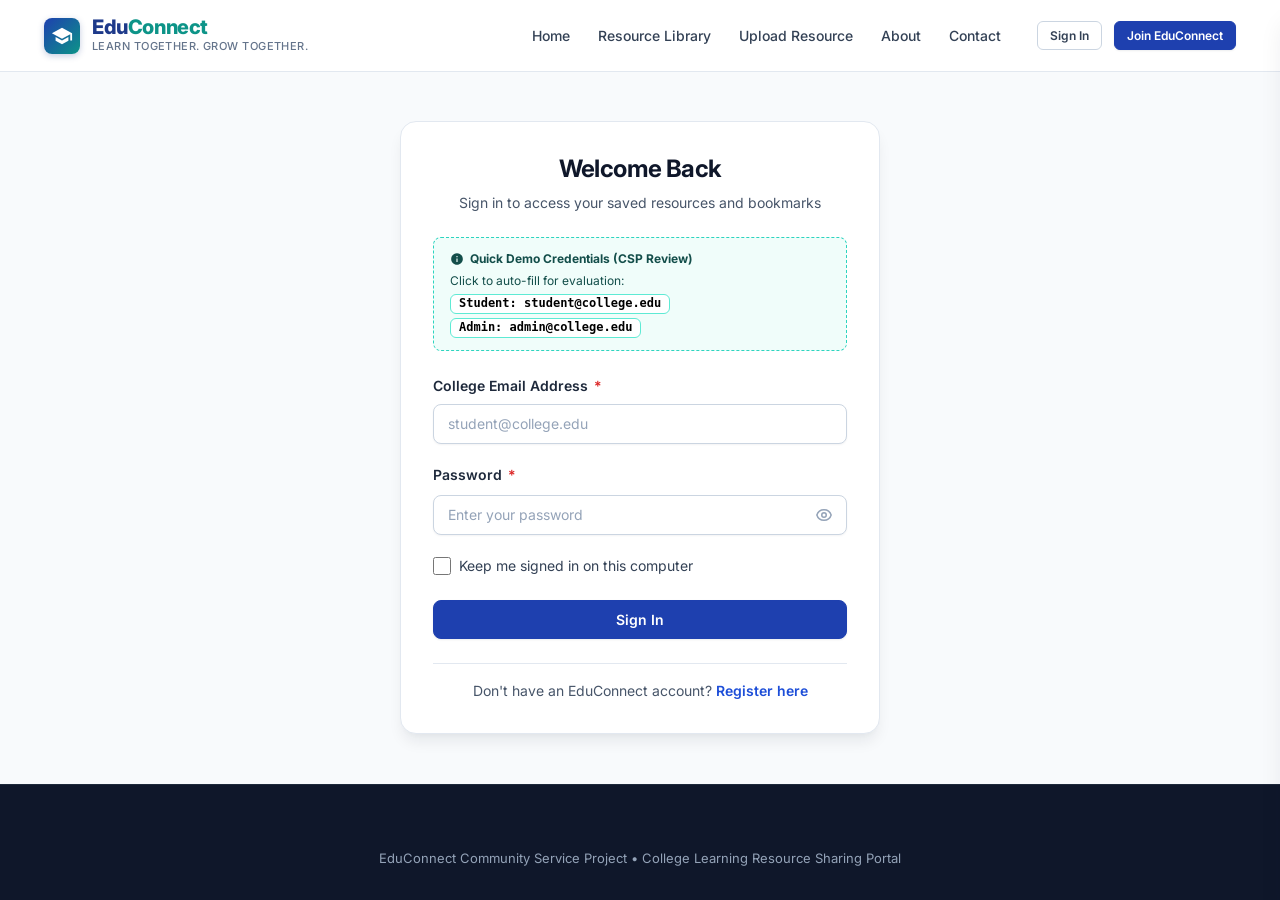
<file: profile.html>
<!DOCTYPE html>
<html lang="en">
<head>
  <meta charset="UTF-8">
  <meta name="viewport" content="width=device-width, initial-scale=1.0">
  <meta name="description" content="View and manage your EduConnect student profile, contribution history, and academic preferences.">
  <title>Student Profile — EduConnect</title>

  <!-- Favicon -->
  <link rel="icon" type="image/svg+xml" href="assets/icons/favicon.svg">

  <!-- Inter Font -->
  <link rel="preconnect" href="https://fonts.googleapis.com">
  <link rel="preconnect" href="https://fonts.gstatic.com" crossorigin>
  <link href="https://fonts.googleapis.com/css2?family=Inter:wght@400;500;600;700;800&display=swap" rel="stylesheet">

  <!-- Core Stylesheets -->
  <link rel="stylesheet" href="css/variables.css">
  <link rel="stylesheet" href="css/base.css">
  <link rel="stylesheet" href="css/layout.css">
  <link rel="stylesheet" href="css/components.css">
  <link rel="stylesheet" href="css/forms.css">
  <link rel="stylesheet" href="css/resources.css">
  <link rel="stylesheet" href="css/responsive.css">
</head>
<body>
  <!-- Header -->
  <header class="site-header" role="banner">
    <div class="container header-container">
      <a href="index.html" class="brand" aria-label="EduConnect Home">
        <div class="brand-icon">
          <svg viewBox="0 0 24 24" fill="currentColor"><path d="M12 3L1 9l11 6 9-4.91V17h2V9L12 3zM5 13.18v4L12 21l7-3.82v-4L12 17l-7-3.82z"/></svg>
        </div>
        <div class="brand-text">
          <span class="brand-name">Edu<span>Connect</span></span>
          <span class="brand-tagline-header">Learn Together. Grow Together.</span>
        </div>
      </a>

      <nav class="desktop-nav" role="navigation" aria-label="Primary Navigation">
        <ul class="nav-list">
          <li><a href="index.html" class="nav-link">Home</a></li>
          <li><a href="resources.html" class="nav-link">Resource Library</a></li>
          <li><a href="upload.html" class="nav-link">Upload Resource</a></li>
          <li><a href="about.html" class="nav-link">About</a></li>
          <li><a href="contact.html" class="nav-link">Contact</a></li>
        </ul>
        <div class="auth-nav" id="desktop-auth-container"></div>
      </nav>

      <button type="button" class="mobile-nav-toggle" id="mobile-nav-toggle" aria-label="Open mobile navigation menu" aria-expanded="false" aria-controls="mobile-drawer">
        <svg width="24" height="24" fill="none" stroke="currentColor" viewBox="0 0 24 24"><path stroke-linecap="round" stroke-linejoin="round" stroke-width="2" d="M4 6h16M4 12h16M4 18h16"/></svg>
      </button>
    </div>
  </header>

  <!-- Mobile Drawer -->
  <div class="mobile-nav-overlay" id="mobile-nav-overlay"></div>
  <aside class="mobile-drawer" id="mobile-drawer" aria-label="Mobile Navigation Drawer">
    <div class="mobile-drawer-header">
      <div class="brand"><span class="brand-name">Edu<span>Connect</span></span></div>
      <button type="button" class="mobile-drawer-close" id="mobile-drawer-close" aria-label="Close menu">&times;</button>
    </div>
    <div class="mobile-drawer-body">
      <ul class="mobile-nav-list">
        <li><a href="index.html" class="mobile-nav-link">Home</a></li>
        <li><a href="resources.html" class="mobile-nav-link">Resource Library</a></li>
        <li><a href="upload.html" class="mobile-nav-link">Upload Resource</a></li>
        <li><a href="about.html" class="mobile-nav-link">About</a></li>
        <li><a href="contact.html" class="mobile-nav-link">Contact</a></li>
      </ul>
      <div class="mobile-drawer-auth" id="mobile-auth-container"></div>
    </div>
  </aside>

  <!-- Main Content -->
  <main id="main-content" class="section-sm">
    <div class="container">
      <!-- Breadcrumbs -->
      <nav class="breadcrumb" aria-label="Breadcrumb">
        <span class="breadcrumb-item"><a href="index.html">Home</a></span>
        <span class="breadcrumb-separator">/</span>
        <span class="breadcrumb-current">Student Profile</span>
      </nav>

      <div class="profile-grid">
        <!-- Sidebar Profile Summary -->
        <aside class="profile-sidebar-card">
          <div class="profile-avatar-large" id="profile-avatar-circle">U</div>
          <h2 id="profile-display-name" style="font-size: var(--font-size-xl); margin-bottom: 4px;">Student User</h2>
          <div id="profile-display-email" style="font-size: var(--font-size-sm); color: var(--color-gray-500); margin-bottom: 12px;">student@college.edu</div>
          
          <div id="profile-role-badge" style="display: inline-block; padding: 3px 10px; background-color: var(--color-primary-50); border: 1px solid var(--color-primary-200); color: var(--color-primary-800); border-radius: var(--radius-full); font-size: var(--font-size-xs); font-weight: 600; margin-bottom: 24px;">
            College Student
          </div>

          <div style="display: flex; justify-content: space-around; padding: var(--spacing-4) 0; border-top: 1px solid var(--color-gray-200); border-bottom: 1px solid var(--color-gray-200); margin-bottom: 24px;">
            <div>
              <div id="stat-uploads-count" style="font-size: var(--font-size-xl); font-weight: 700; color: var(--color-gray-900);">0</div>
              <div style="font-size: var(--font-size-xs); color: var(--color-gray-500);">Uploads</div>
            </div>
            <div>
              <div id="stat-bookmarks-count" style="font-size: var(--font-size-xl); font-weight: 700; color: var(--color-gray-900);">0</div>
              <div style="font-size: var(--font-size-xs); color: var(--color-gray-500);">Bookmarks</div>
            </div>
          </div>

          <div style="display: flex; flex-direction: column; gap: var(--spacing-2);">
            <a href="upload.html" class="btn btn-primary btn-sm" style="width: 100%;">
              <svg width="16" height="16" fill="none" stroke="currentColor" viewBox="0 0 24 24"><path stroke-linecap="round" stroke-linejoin="round" stroke-width="2" d="M12 4v16m8-8H4"/></svg>
              Upload New Resource
            </a>
            <a href="bookmarks.html" class="btn btn-outline btn-sm" style="width: 100%;">
              <svg width="16" height="16" fill="none" stroke="currentColor" viewBox="0 0 24 24"><path stroke-linecap="round" stroke-linejoin="round" stroke-width="2" d="M5 5a2 2 0 012-2h10a2 2 0 012 2v16l-7-3.5L5 21V5z"/></svg>
              View Saved Bookmarks
            </a>
            <button type="button" class="btn btn-outline btn-sm" id="profile-logout-btn" style="width: 100%; color: var(--color-danger-main); margin-top: 8px;">
              Sign Out
            </button>
          </div>
        </aside>

        <!-- Main Tabbed Panel -->
        <section aria-label="Profile tabs and content">
          <div class="profile-tabs-nav" role="tablist">
            <button type="button" class="profile-tab-btn is-active" id="tab-btn-uploads" role="tab" aria-selected="true" aria-controls="tab-content-uploads">
              My Uploaded Resources
            </button>
            <button type="button" class="profile-tab-btn" id="tab-btn-details" role="tab" aria-selected="false" aria-controls="tab-content-details">
              Account Details & Preferences
            </button>
          </div>

          <!-- Tab 1: My Uploads -->
          <div id="tab-content-uploads" role="tabpanel" aria-labelledby="tab-btn-uploads">
            <div id="user-uploads-container">
              <!-- Rendered dynamically -->
            </div>
          </div>

          <!-- Tab 2: Account Details & Edit Profile -->
          <div id="tab-content-details" role="tabpanel" aria-labelledby="tab-btn-details" style="display: none;">
            <div class="auth-card" style="max-width: 100%; box-shadow: var(--shadow-sm);">
              <form id="edit-profile-form" novalidate>
                <div class="form-group">
                  <label for="edit-name" class="form-label form-label-required">Full Name</label>
                  <input type="text" id="edit-name" name="fullName" class="form-control" required>
                </div>

                <div class="form-group">
                  <label for="edit-email" class="form-label">College Email Address</label>
                  <input type="email" id="edit-email" name="email" class="form-control" readonly disabled>
                  <span class="form-hint">Email address cannot be modified once registered for CSP academic records.</span>
                </div>

                <div class="form-row form-row-2">
                  <div class="form-group">
                    <label for="edit-dept" class="form-label form-label-required">Department</label>
                    <select id="edit-dept" name="department" class="form-control" required>
                      <!-- Options populated by JS -->
                    </select>
                  </div>

                  <div class="form-group">
                    <label for="edit-sem" class="form-label form-label-required">Semester</label>
                    <select id="edit-sem" name="semester" class="form-control" required>
                      <!-- Options populated by JS -->
                    </select>
                  </div>
                </div>

                <button type="submit" class="btn btn-primary" id="save-profile-btn">
                  Save Changes
                </button>
              </form>
            </div>
          </div>
        </section>
      </div>
    </div>
  </main>

  <!-- Footer -->
  <footer class="site-footer" role="contentinfo">
    <div class="container" style="text-align: center;">
      <p style="color: var(--color-gray-400); font-size: 0.8125rem;">
        EduConnect Community Service Project &bull; College Learning Resource Sharing Portal
      </p>
    </div>
  </footer>

  <!-- Scripts -->
  <script src="js/config.js"></script>
  <script src="js/api.js"></script>
  <script src="js/auth.js"></script>
  <script src="js/components.js"></script>
  <script src="js/navigation.js"></script>
  <script src="js/profile.js"></script>
</body>
</html>
</file>
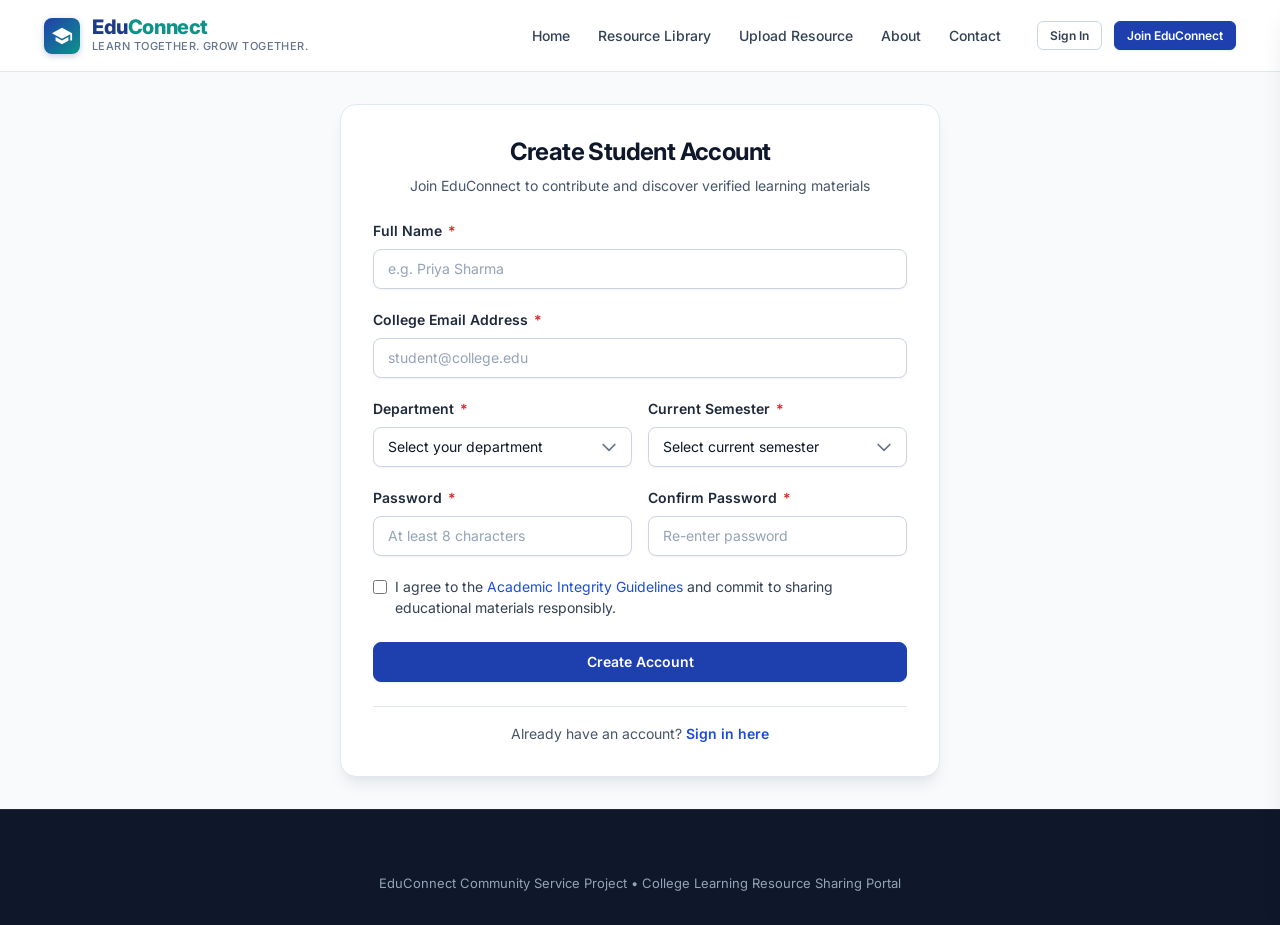
<file: register.html>
<!DOCTYPE html>
<html lang="en">
<head>
  <meta charset="UTF-8">
  <meta name="viewport" content="width=device-width, initial-scale=1.0">
  <meta name="description" content="Create an EduConnect account to share lecture notes, download semester question papers, and collaborate with your college peers.">
  <title>Join EduConnect — Student Registration</title>

  <!-- Favicon -->
  <link rel="icon" type="image/svg+xml" href="assets/icons/favicon.svg">

  <!-- Inter Font -->
  <link rel="preconnect" href="https://fonts.googleapis.com">
  <link rel="preconnect" href="https://fonts.gstatic.com" crossorigin>
  <link href="https://fonts.googleapis.com/css2?family=Inter:wght@400;500;600;700;800&display=swap" rel="stylesheet">

  <!-- Core Stylesheets -->
  <link rel="stylesheet" href="css/variables.css">
  <link rel="stylesheet" href="css/base.css">
  <link rel="stylesheet" href="css/layout.css">
  <link rel="stylesheet" href="css/components.css">
  <link rel="stylesheet" href="css/forms.css">
  <link rel="stylesheet" href="css/responsive.css">
</head>
<body>
  <!-- Header -->
  <header class="site-header" role="banner">
    <div class="container header-container">
      <a href="index.html" class="brand" aria-label="EduConnect Home">
        <div class="brand-icon">
          <svg viewBox="0 0 24 24" fill="currentColor"><path d="M12 3L1 9l11 6 9-4.91V17h2V9L12 3zM5 13.18v4L12 21l7-3.82v-4L12 17l-7-3.82z"/></svg>
        </div>
        <div class="brand-text">
          <span class="brand-name">Edu<span>Connect</span></span>
          <span class="brand-tagline-header">Learn Together. Grow Together.</span>
        </div>
      </a>

      <nav class="desktop-nav" role="navigation" aria-label="Primary Navigation">
        <ul class="nav-list">
          <li><a href="index.html" class="nav-link">Home</a></li>
          <li><a href="resources.html" class="nav-link">Resource Library</a></li>
          <li><a href="upload.html" class="nav-link">Upload Resource</a></li>
          <li><a href="about.html" class="nav-link">About</a></li>
          <li><a href="contact.html" class="nav-link">Contact</a></li>
        </ul>
        <div class="auth-nav" id="desktop-auth-container">
          <a href="login.html" class="btn btn-outline btn-sm">Sign In</a>
        </div>
      </nav>

      <button type="button" class="mobile-nav-toggle" id="mobile-nav-toggle" aria-label="Open mobile navigation menu" aria-expanded="false" aria-controls="mobile-drawer">
        <svg width="24" height="24" fill="none" stroke="currentColor" viewBox="0 0 24 24"><path stroke-linecap="round" stroke-linejoin="round" stroke-width="2" d="M4 6h16M4 12h16M4 18h16"/></svg>
      </button>
    </div>
  </header>

  <!-- Mobile Drawer -->
  <div class="mobile-nav-overlay" id="mobile-nav-overlay"></div>
  <aside class="mobile-drawer" id="mobile-drawer" aria-label="Mobile Navigation Drawer">
    <div class="mobile-drawer-header">
      <div class="brand"><span class="brand-name">Edu<span>Connect</span></span></div>
      <button type="button" class="mobile-drawer-close" id="mobile-drawer-close" aria-label="Close menu">&times;</button>
    </div>
    <div class="mobile-drawer-body">
      <ul class="mobile-nav-list">
        <li><a href="index.html" class="mobile-nav-link">Home</a></li>
        <li><a href="resources.html" class="mobile-nav-link">Resource Library</a></li>
        <li><a href="upload.html" class="mobile-nav-link">Upload Resource</a></li>
        <li><a href="about.html" class="mobile-nav-link">About</a></li>
        <li><a href="contact.html" class="mobile-nav-link">Contact</a></li>
      </ul>
      <div class="mobile-drawer-auth" id="mobile-auth-container">
        <a href="login.html" class="btn btn-outline">Sign In</a>
      </div>
    </div>
  </aside>

  <!-- Main Content -->
  <main id="main-content" class="auth-page-container">
    <div class="auth-card auth-card-wide">
      <div class="auth-header">
        <h1>Create Student Account</h1>
        <p>Join EduConnect to contribute and discover verified learning materials</p>
      </div>

      <div id="register-alert" style="display: none; padding: 12px; border-radius: var(--radius-md); font-size: 0.875rem; margin-bottom: 16px;"></div>

      <form id="register-form" novalidate>
        <!-- Full Name -->
        <div class="form-group">
          <label for="reg-name" class="form-label form-label-required">Full Name</label>
          <input
            type="text"
            id="reg-name"
            name="fullName"
            class="form-control"
            placeholder="e.g. Priya Sharma"
            required
          >
          <div id="name-error" class="field-error-msg" style="display: none;"></div>
        </div>

        <!-- College Email Address -->
        <div class="form-group">
          <label for="reg-email" class="form-label form-label-required">College Email Address</label>
          <input
            type="email"
            id="reg-email"
            name="email"
            class="form-control"
            placeholder="student@college.edu"
            autocomplete="email"
            required
          >
          <div id="email-error" class="field-error-msg" style="display: none;"></div>
        </div>

        <!-- Department and Semester Row -->
        <div class="form-row form-row-2">
          <div class="form-group">
            <label for="reg-dept" class="form-label form-label-required">Department</label>
            <select id="reg-dept" name="department" class="form-control" required>
              <option value="">Select your department</option>
              <!-- Populated by JS -->
            </select>
            <div id="dept-error" class="field-error-msg" style="display: none;"></div>
          </div>

          <div class="form-group">
            <label for="reg-sem" class="form-label form-label-required">Current Semester</label>
            <select id="reg-sem" name="semester" class="form-control" required>
              <option value="">Select current semester</option>
              <!-- Populated by JS -->
            </select>
            <div id="sem-error" class="field-error-msg" style="display: none;"></div>
          </div>
        </div>

        <!-- Password and Confirm Password Row -->
        <div class="form-row form-row-2">
          <div class="form-group">
            <label for="reg-password" class="form-label form-label-required">Password</label>
            <div class="input-password-wrapper">
              <input
                type="password"
                id="reg-password"
                name="password"
                class="form-control"
                placeholder="At least 8 characters"
                autocomplete="new-password"
                required
              >
            </div>
            <div id="password-error" class="field-error-msg" style="display: none;"></div>
          </div>

          <div class="form-group">
            <label for="reg-confirm-password" class="form-label form-label-required">Confirm Password</label>
            <div class="input-password-wrapper">
              <input
                type="password"
                id="reg-confirm-password"
                name="confirmPassword"
                class="form-control"
                placeholder="Re-enter password"
                autocomplete="new-password"
                required
              >
            </div>
            <div id="confirm-password-error" class="field-error-msg" style="display: none;"></div>
          </div>
        </div>

        <!-- Terms and Community Pledge -->
        <div class="form-group" style="margin-bottom: var(--spacing-6);">
          <label class="form-check">
            <input type="checkbox" id="reg-terms" name="terms" required>
            <span class="form-check-label">
              I agree to the <a href="about.html">Academic Integrity Guidelines</a> and commit to sharing educational materials responsibly.
            </span>
          </label>
          <div id="terms-error" class="field-error-msg" style="display: none;"></div>
        </div>

        <!-- Submit Button -->
        <button type="submit" id="register-submit-btn" class="btn btn-primary" style="width: 100%;">
          <span>Create Account</span>
        </button>
      </form>

      <div class="auth-footer">
        Already have an account? <a href="login.html">Sign in here</a>
      </div>
    </div>
  </main>

  <!-- Footer -->
  <footer class="site-footer" role="contentinfo">
    <div class="container" style="text-align: center;">
      <p style="color: var(--color-gray-400); font-size: 0.8125rem;">
        EduConnect Community Service Project &bull; College Learning Resource Sharing Portal
      </p>
    </div>
  </footer>

  <!-- Scripts -->
  <script src="js/config.js"></script>
  <script src="js/api.js"></script>
  <script src="js/auth.js"></script>
  <script src="js/components.js"></script>
  <script src="js/navigation.js"></script>
  <script src="js/register.js"></script>
</body>
</html>
</file>
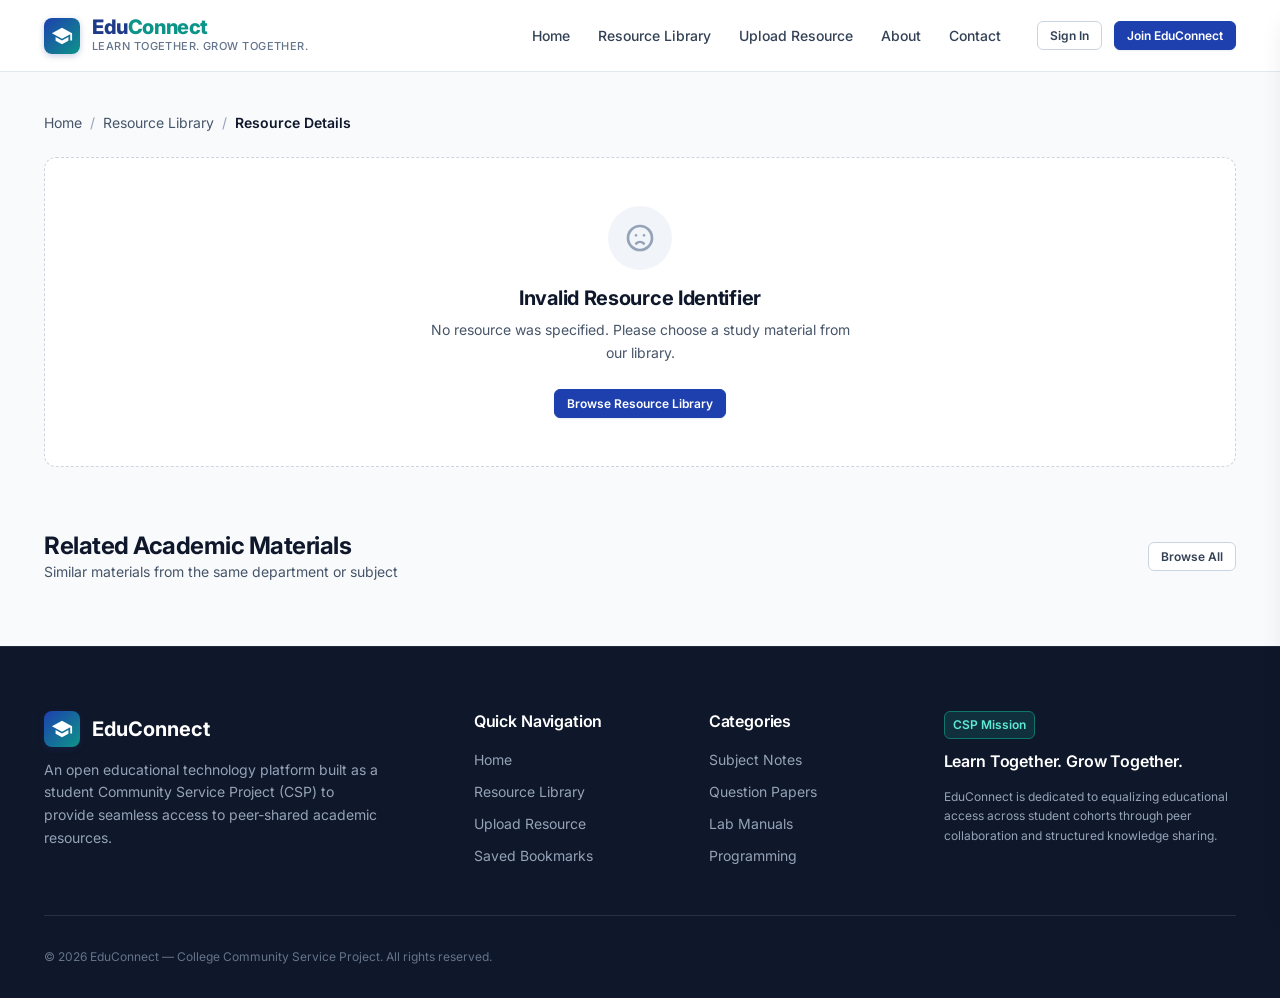
<file: resource-details.html>
<!DOCTYPE html>
<html lang="en">
<head>
  <meta charset="UTF-8">
  <meta name="viewport" content="width=device-width, initial-scale=1.0">
  <meta name="description" content="EduConnect Resource Details - View complete academic material specifications, verified notes, and download study guides.">
  <title>Resource Details — EduConnect</title>

  <!-- Favicon -->
  <link rel="icon" type="image/svg+xml" href="assets/icons/favicon.svg">

  <!-- Inter Font -->
  <link rel="preconnect" href="https://fonts.googleapis.com">
  <link rel="preconnect" href="https://fonts.gstatic.com" crossorigin>
  <link href="https://fonts.googleapis.com/css2?family=Inter:wght@400;500;600;700;800&display=swap" rel="stylesheet">

  <!-- Core Stylesheets -->
  <link rel="stylesheet" href="css/variables.css">
  <link rel="stylesheet" href="css/base.css">
  <link rel="stylesheet" href="css/layout.css">
  <link rel="stylesheet" href="css/components.css">
  <link rel="stylesheet" href="css/forms.css">
  <link rel="stylesheet" href="css/resources.css">
  <link rel="stylesheet" href="css/responsive.css">
</head>
<body>
  <!-- Skip Navigation -->
  <a href="#main-content" class="skip-link">Skip to main content</a>

  <!-- Header -->
  <header class="site-header" role="banner">
    <div class="container header-container">
      <a href="index.html" class="brand" aria-label="EduConnect Home">
        <div class="brand-icon">
          <svg viewBox="0 0 24 24" fill="currentColor"><path d="M12 3L1 9l11 6 9-4.91V17h2V9L12 3zM5 13.18v4L12 21l7-3.82v-4L12 17l-7-3.82z"/></svg>
        </div>
        <div class="brand-text">
          <span class="brand-name">Edu<span>Connect</span></span>
          <span class="brand-tagline-header">Learn Together. Grow Together.</span>
        </div>
      </a>

      <nav class="desktop-nav" role="navigation" aria-label="Primary Navigation">
        <ul class="nav-list">
          <li><a href="index.html" class="nav-link">Home</a></li>
          <li><a href="resources.html" class="nav-link active">Resource Library</a></li>
          <li><a href="upload.html" class="nav-link">Upload Resource</a></li>
          <li><a href="about.html" class="nav-link">About</a></li>
          <li><a href="contact.html" class="nav-link">Contact</a></li>
        </ul>

        <div class="auth-nav" id="desktop-auth-container">
          <a href="login.html" class="btn btn-outline btn-sm">Sign In</a>
          <a href="register.html" class="btn btn-primary btn-sm">Join EduConnect</a>
        </div>
      </nav>

      <button type="button" class="mobile-nav-toggle" id="mobile-nav-toggle" aria-label="Open mobile navigation menu" aria-expanded="false" aria-controls="mobile-drawer">
        <svg width="24" height="24" fill="none" stroke="currentColor" viewBox="0 0 24 24"><path stroke-linecap="round" stroke-linejoin="round" stroke-width="2" d="M4 6h16M4 12h16M4 18h16"/></svg>
      </button>
    </div>
  </header>

  <!-- Mobile Drawer -->
  <div class="mobile-nav-overlay" id="mobile-nav-overlay"></div>
  <aside class="mobile-drawer" id="mobile-drawer" aria-label="Mobile Navigation Drawer">
    <div class="mobile-drawer-header">
      <div class="brand">
        <span class="brand-name">Edu<span>Connect</span></span>
      </div>
      <button type="button" class="mobile-drawer-close" id="mobile-drawer-close" aria-label="Close menu">
        <svg width="20" height="20" fill="none" stroke="currentColor" viewBox="0 0 24 24"><path stroke-linecap="round" stroke-linejoin="round" stroke-width="2" d="M6 18L18 6M6 6l12 12"/></svg>
      </button>
    </div>
    <div class="mobile-drawer-body">
      <ul class="mobile-nav-list">
        <li><a href="index.html" class="mobile-nav-link">Home</a></li>
        <li><a href="resources.html" class="mobile-nav-link active">Resource Library</a></li>
        <li><a href="upload.html" class="mobile-nav-link">Upload Resource</a></li>
        <li><a href="about.html" class="mobile-nav-link">About</a></li>
        <li><a href="contact.html" class="mobile-nav-link">Contact</a></li>
      </ul>
      <div class="mobile-drawer-auth" id="mobile-auth-container">
        <a href="login.html" class="btn btn-outline">Sign In</a>
        <a href="register.html" class="btn btn-primary">Join EduConnect</a>
      </div>
    </div>
  </aside>

  <!-- Main Content Shell -->
  <main id="main-content" class="section-sm">
    <div class="container">
      <!-- Breadcrumbs -->
      <nav class="breadcrumb" aria-label="Breadcrumb">
        <span class="breadcrumb-item"><a href="index.html">Home</a></span>
        <span class="breadcrumb-separator">/</span>
        <span class="breadcrumb-item"><a href="resources.html">Resource Library</a></span>
        <span class="breadcrumb-separator">/</span>
        <span class="breadcrumb-current" id="breadcrumb-title">Resource Details</span>
      </nav>

      <!-- Main Container for Dynamic Loading/Details/Error -->
      <div id="details-state-container">
        <!-- Will be populated by resource-details.js -->
        <div class="skeleton-card" style="height: 380px;"></div>
      </div>

      <!-- Related Resources Section -->
      <section style="margin-top: var(--spacing-16);" aria-labelledby="related-heading">
        <div style="display: flex; align-items: center; justify-content: space-between; margin-bottom: var(--spacing-6);">
          <div>
            <h2 id="related-heading" style="font-size: var(--font-size-2xl);">Related Academic Materials</h2>
            <p style="color: var(--color-gray-600); font-size: var(--font-size-sm); margin: 0;">Similar materials from the same department or subject</p>
          </div>
          <a href="resources.html" class="btn btn-outline btn-sm">Browse All</a>
        </div>
        <div id="related-resources-grid" class="resource-grid">
          <!-- Populated dynamically -->
        </div>
      </section>
    </div>
  </main>

  <!-- Footer -->
  <footer class="site-footer" role="contentinfo">
    <div class="container">
      <div class="footer-grid">
        <div class="footer-brand-col">
          <div class="footer-brand">
            <div class="brand-icon">
              <svg viewBox="0 0 24 24" fill="currentColor"><path d="M12 3L1 9l11 6 9-4.91V17h2V9L12 3zM5 13.18v4L12 21l7-3.82v-4L12 17l-7-3.82z"/></svg>
            </div>
            <span>EduConnect</span>
          </div>
          <p>
            An open educational technology platform built as a student Community Service Project (CSP) to provide seamless access to peer-shared academic resources.
          </p>
        </div>
        <div>
          <h4 class="footer-heading">Quick Navigation</h4>
          <ul class="footer-links">
            <li><a href="index.html" class="footer-link">Home</a></li>
            <li><a href="resources.html" class="footer-link">Resource Library</a></li>
            <li><a href="upload.html" class="footer-link">Upload Resource</a></li>
            <li><a href="bookmarks.html" class="footer-link">Saved Bookmarks</a></li>
          </ul>
        </div>
        <div>
          <h4 class="footer-heading">Categories</h4>
          <ul class="footer-links">
            <li><a href="resources.html?category=notes" class="footer-link">Subject Notes</a></li>
            <li><a href="resources.html?category=qp" class="footer-link">Question Papers</a></li>
            <li><a href="resources.html?category=lab" class="footer-link">Lab Manuals</a></li>
            <li><a href="resources.html?category=prog" class="footer-link">Programming</a></li>
          </ul>
        </div>
        <div>
          <span class="footer-mission-badge">CSP Mission</span>
          <h4 class="footer-heading">Learn Together. Grow Together.</h4>
          <p class="footer-mission-text">
            EduConnect is dedicated to equalizing educational access across student cohorts through peer collaboration and structured knowledge sharing.
          </p>
        </div>
      </div>
      <div class="footer-bottom">
        <div>&copy; 2026 EduConnect — College Community Service Project. All rights reserved.</div>
      </div>
    </div>
  </footer>

  <!-- Scripts -->
  <script src="js/config.js"></script>
  <script src="js/api.js"></script>
  <script src="js/auth.js"></script>
  <script src="js/components.js"></script>
  <script src="js/navigation.js"></script>
  <script src="js/resource-details.js"></script>
</body>
</html>
</file>
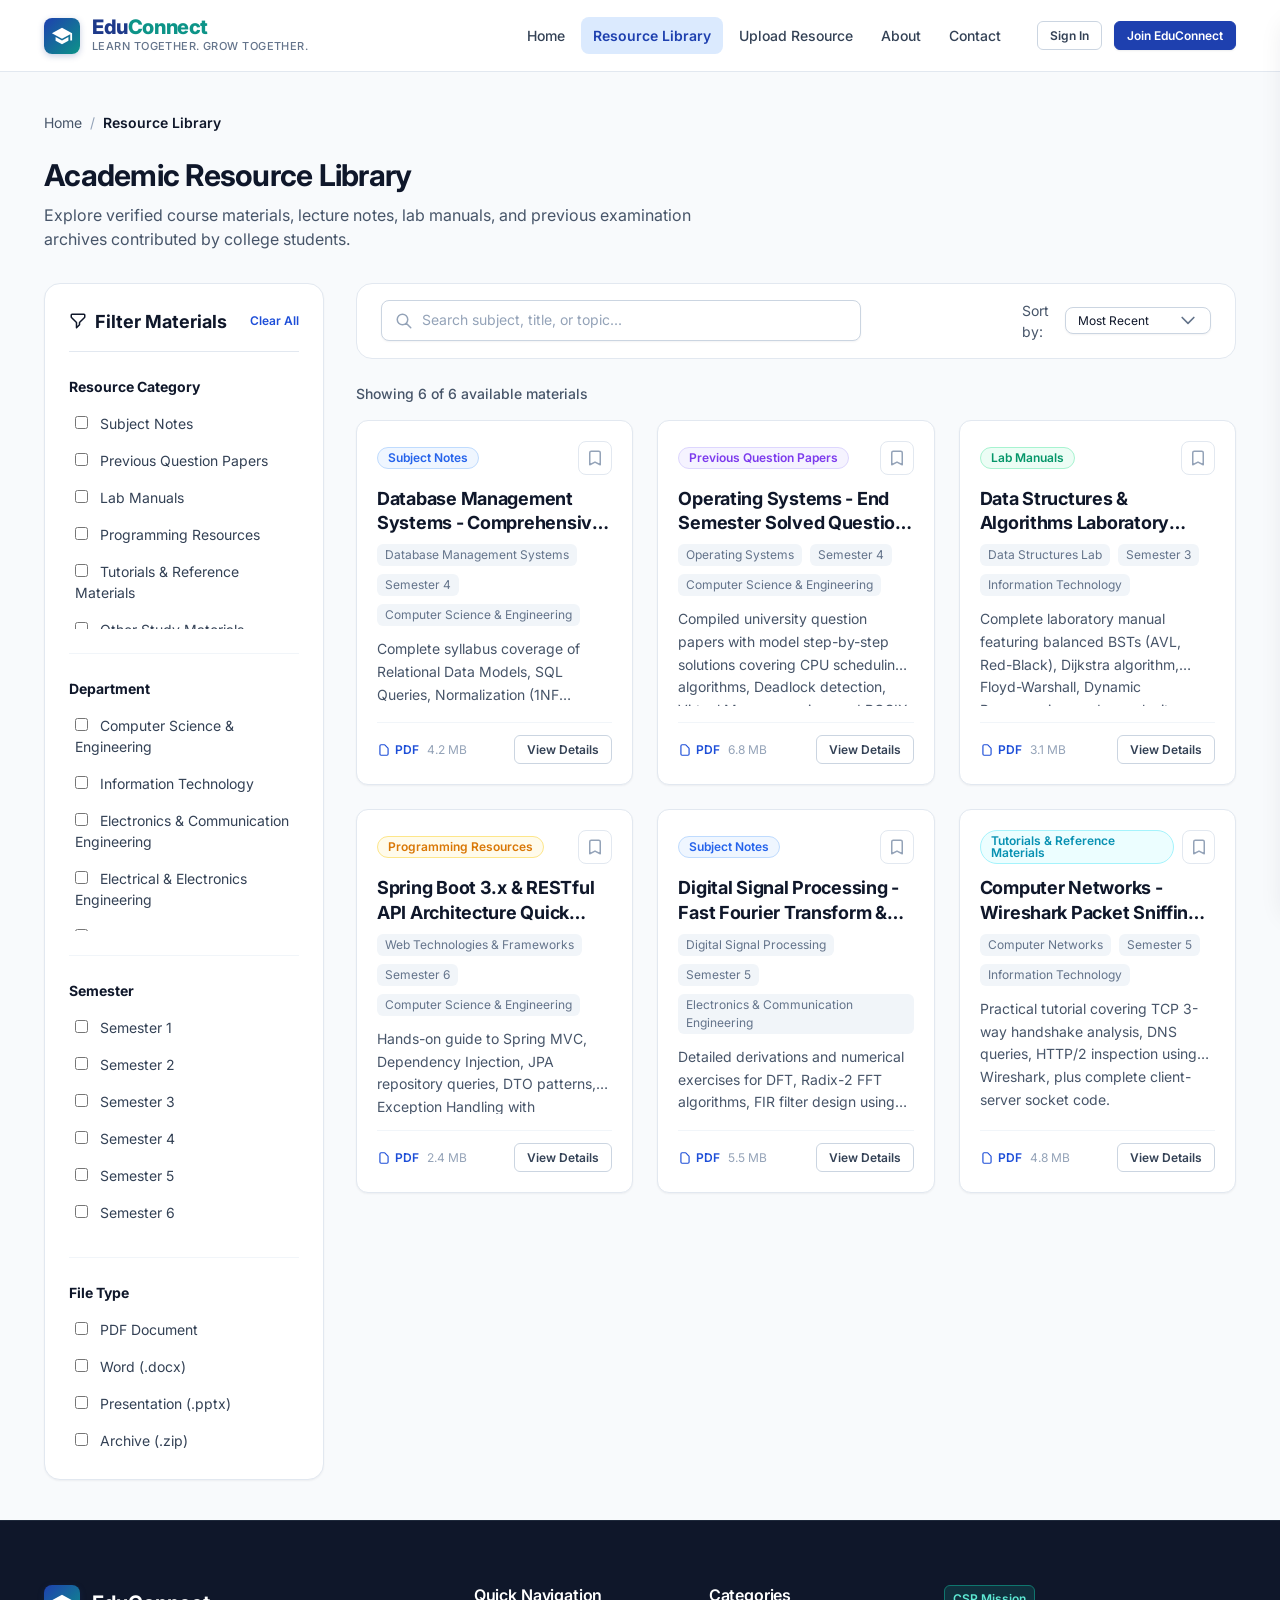
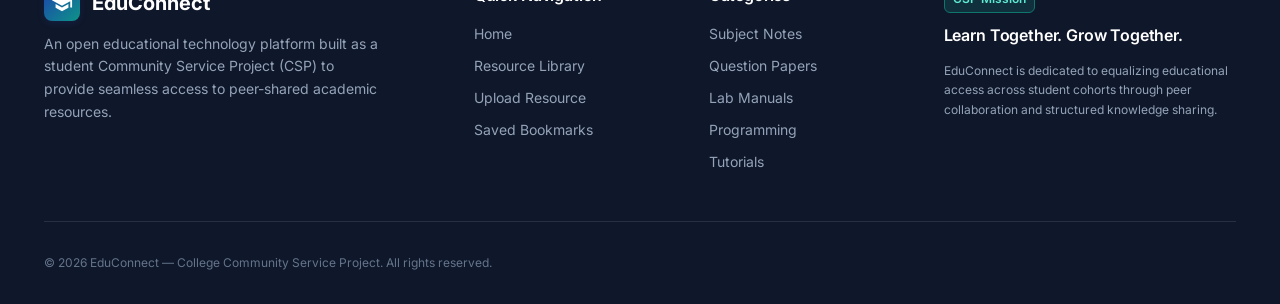
<file: resources.html>
<!DOCTYPE html>
<html lang="en">
<head>
  <meta charset="UTF-8">
  <meta name="viewport" content="width=device-width, initial-scale=1.0">
  <meta name="description" content="Browse and search the EduConnect Resource Library. Filter academic notes, question papers, and lab manuals by department, semester, and category.">
  <title>Resource Library — EduConnect</title>

  <!-- Favicon -->
  <link rel="icon" type="image/svg+xml" href="assets/icons/favicon.svg">

  <!-- Inter Font -->
  <link rel="preconnect" href="https://fonts.googleapis.com">
  <link rel="preconnect" href="https://fonts.gstatic.com" crossorigin>
  <link href="https://fonts.googleapis.com/css2?family=Inter:wght@400;500;600;700;800&display=swap" rel="stylesheet">

  <!-- Core Stylesheets -->
  <link rel="stylesheet" href="css/variables.css">
  <link rel="stylesheet" href="css/base.css">
  <link rel="stylesheet" href="css/layout.css">
  <link rel="stylesheet" href="css/components.css">
  <link rel="stylesheet" href="css/forms.css">
  <link rel="stylesheet" href="css/resources.css">
  <link rel="stylesheet" href="css/responsive.css">
</head>
<body>
  <!-- Skip Navigation -->
  <a href="#main-content" class="skip-link">Skip to main content</a>

  <!-- Header -->
  <header class="site-header" role="banner">
    <div class="container header-container">
      <a href="index.html" class="brand" aria-label="EduConnect Home">
        <div class="brand-icon">
          <svg viewBox="0 0 24 24" fill="currentColor"><path d="M12 3L1 9l11 6 9-4.91V17h2V9L12 3zM5 13.18v4L12 21l7-3.82v-4L12 17l-7-3.82z"/></svg>
        </div>
        <div class="brand-text">
          <span class="brand-name">Edu<span>Connect</span></span>
          <span class="brand-tagline-header">Learn Together. Grow Together.</span>
        </div>
      </a>

      <nav class="desktop-nav" role="navigation" aria-label="Primary Navigation">
        <ul class="nav-list">
          <li><a href="index.html" class="nav-link">Home</a></li>
          <li><a href="resources.html" class="nav-link active">Resource Library</a></li>
          <li><a href="upload.html" class="nav-link">Upload Resource</a></li>
          <li><a href="about.html" class="nav-link">About</a></li>
          <li><a href="contact.html" class="nav-link">Contact</a></li>
        </ul>

        <div class="auth-nav" id="desktop-auth-container">
          <a href="login.html" class="btn btn-outline btn-sm">Sign In</a>
          <a href="register.html" class="btn btn-primary btn-sm">Join EduConnect</a>
        </div>
      </nav>

      <button type="button" class="mobile-nav-toggle" id="mobile-nav-toggle" aria-label="Open mobile navigation menu" aria-expanded="false" aria-controls="mobile-drawer">
        <svg width="24" height="24" fill="none" stroke="currentColor" viewBox="0 0 24 24"><path stroke-linecap="round" stroke-linejoin="round" stroke-width="2" d="M4 6h16M4 12h16M4 18h16"/></svg>
      </button>
    </div>
  </header>

  <!-- Mobile Drawer -->
  <div class="mobile-nav-overlay" id="mobile-nav-overlay"></div>
  <aside class="mobile-drawer" id="mobile-drawer" aria-label="Mobile Navigation Drawer">
    <div class="mobile-drawer-header">
      <div class="brand">
        <span class="brand-name">Edu<span>Connect</span></span>
      </div>
      <button type="button" class="mobile-drawer-close" id="mobile-drawer-close" aria-label="Close menu">
        <svg width="20" height="20" fill="none" stroke="currentColor" viewBox="0 0 24 24"><path stroke-linecap="round" stroke-linejoin="round" stroke-width="2" d="M6 18L18 6M6 6l12 12"/></svg>
      </button>
    </div>
    <div class="mobile-drawer-body">
      <ul class="mobile-nav-list">
        <li><a href="index.html" class="mobile-nav-link">Home</a></li>
        <li><a href="resources.html" class="mobile-nav-link active">Resource Library</a></li>
        <li><a href="upload.html" class="mobile-nav-link">Upload Resource</a></li>
        <li><a href="about.html" class="mobile-nav-link">About</a></li>
        <li><a href="contact.html" class="mobile-nav-link">Contact</a></li>
      </ul>
      <div class="mobile-drawer-auth" id="mobile-auth-container">
        <a href="login.html" class="btn btn-outline">Sign In</a>
        <a href="register.html" class="btn btn-primary">Join EduConnect</a>
      </div>
    </div>
  </aside>

  <!-- Main Content -->
  <main id="main-content" class="section-sm">
    <div class="container">
      <!-- Breadcrumb Navigation -->
      <nav class="breadcrumb" aria-label="Breadcrumbs">
        <span class="breadcrumb-item"><a href="index.html">Home</a></span>
        <span class="breadcrumb-separator">/</span>
        <span class="breadcrumb-current">Resource Library</span>
      </nav>

      <!-- Page Title & Header -->
      <div style="margin-bottom: var(--spacing-8);">
        <h1 style="font-size: var(--font-size-3xl); margin-bottom: var(--spacing-2);">Academic Resource Library</h1>
        <p style="color: var(--color-gray-600); max-width: 650px;">
          Explore verified course materials, lecture notes, lab manuals, and previous examination archives contributed by college students.
        </p>
      </div>

      <!-- Main Resources 2-Column Grid -->
      <div class="resources-layout">
        <!-- Left Column: Filter Sidebar -->
        <aside class="filter-sidebar" aria-label="Resource Filters">
          <div class="filter-sidebar-header">
            <span class="filter-sidebar-title">
              <svg width="18" height="18" fill="none" stroke="currentColor" viewBox="0 0 24 24"><path stroke-linecap="round" stroke-linejoin="round" stroke-width="2" d="M3 4a1 1 0 011-1h16a1 1 0 011 1v2.586a1 1 0 01-.293.707l-6.414 6.414a1 1 0 00-.293.707V17l-4 4v-6.586a1 1 0 00-.293-.707L3.293 7.293A1 1 0 013 6.586V4z"/></svg>
              Filter Materials
            </span>
            <button type="button" class="clear-filters-btn" id="clear-all-filters-btn">Clear All</button>
          </div>

          <form id="filters-form">
            <!-- Category Filter -->
            <div class="filter-group">
              <div class="filter-group-title">Resource Category</div>
              <div class="filter-options-list" id="category-filter-list">
                <!-- Dynamically populated or default categories -->
              </div>
            </div>

            <!-- Department Filter -->
            <div class="filter-group">
              <div class="filter-group-title">Department</div>
              <div class="filter-options-list" id="department-filter-list">
                <!-- Dynamically populated -->
              </div>
            </div>

            <!-- Semester Filter -->
            <div class="filter-group">
              <div class="filter-group-title">Semester</div>
              <div class="filter-options-list" id="semester-filter-list">
                <!-- Dynamically populated -->
              </div>
            </div>

            <!-- File Type Filter -->
            <div class="filter-group">
              <div class="filter-group-title">File Type</div>
              <div class="filter-options-list" id="filetype-filter-list">
                <label class="filter-checkbox-item">
                  <span><input type="checkbox" name="fileType" value="PDF"> PDF Document</span>
                </label>
                <label class="filter-checkbox-item">
                  <span><input type="checkbox" name="fileType" value="DOCX"> Word (.docx)</span>
                </label>
                <label class="filter-checkbox-item">
                  <span><input type="checkbox" name="fileType" value="PPTX"> Presentation (.pptx)</span>
                </label>
                <label class="filter-checkbox-item">
                  <span><input type="checkbox" name="fileType" value="ZIP"> Archive (.zip)</span>
                </label>
              </div>
            </div>
          </form>
        </aside>

        <!-- Right Column: Results Toolbar & Cards Grid -->
        <section aria-label="Search results and resource list">
          <!-- Toolbar -->
          <div class="resources-toolbar">
            <div class="toolbar-search">
              <span class="toolbar-search-icon">
                <svg width="18" height="18" fill="none" stroke="currentColor" viewBox="0 0 24 24"><path stroke-linecap="round" stroke-linejoin="round" stroke-width="2" d="M21 21l-6-6m2-5a7 7 0 11-14 0 7 7 0 0114 0z"/></svg>
              </span>
              <label for="library-search-input" class="sr-only">Search resources</label>
              <input
                type="text"
                id="library-search-input"
                class="form-control"
                placeholder="Search subject, title, or topic..."
              >
            </div>

            <div class="toolbar-controls">
              <div class="sort-select-wrapper">
                <label for="sort-by-select">Sort by:</label>
                <select id="sort-by-select" class="form-control sort-select">
                  <option value="recent">Most Recent</option>
                  <option value="popular">Most Popular</option>
                  <option value="title_asc">Title (A to Z)</option>
                  <option value="title_desc">Title (Z to A)</option>
                </select>
              </div>
            </div>
          </div>

          <!-- Active Filter Tags Bar -->
          <div id="active-filters-bar" class="active-filters-bar" style="display: none;">
            <!-- Rendered by resources.js -->
          </div>

          <!-- Results Count Indicator -->
          <div style="display: flex; justify-content: space-between; align-items: center; margin-bottom: var(--spacing-4);">
            <div id="results-count-text" style="font-size: var(--font-size-sm); color: var(--color-gray-600); font-weight: 500;">
              Showing all materials
            </div>
          </div>

          <!-- Resource Cards Grid -->
          <div id="resources-grid-container" class="resource-grid" aria-live="polite">
            <!-- Rendered dynamically -->
          </div>

          <!-- Pagination -->
          <nav id="resources-pagination" class="pagination" aria-label="Resource pages" style="display: none;">
            <!-- Rendered dynamically -->
          </nav>
        </section>
      </div>
    </div>
  </main>

  <!-- Footer -->
  <footer class="site-footer" role="contentinfo">
    <div class="container">
      <div class="footer-grid">
        <div class="footer-brand-col">
          <div class="footer-brand">
            <div class="brand-icon">
              <svg viewBox="0 0 24 24" fill="currentColor"><path d="M12 3L1 9l11 6 9-4.91V17h2V9L12 3zM5 13.18v4L12 21l7-3.82v-4L12 17l-7-3.82z"/></svg>
            </div>
            <span>EduConnect</span>
          </div>
          <p>
            An open educational technology platform built as a student Community Service Project (CSP) to provide seamless access to peer-shared academic resources.
          </p>
        </div>
        <div>
          <h4 class="footer-heading">Quick Navigation</h4>
          <ul class="footer-links">
            <li><a href="index.html" class="footer-link">Home</a></li>
            <li><a href="resources.html" class="footer-link">Resource Library</a></li>
            <li><a href="upload.html" class="footer-link">Upload Resource</a></li>
            <li><a href="bookmarks.html" class="footer-link">Saved Bookmarks</a></li>
          </ul>
        </div>
        <div>
          <h4 class="footer-heading">Categories</h4>
          <ul class="footer-links">
            <li><a href="resources.html?category=notes" class="footer-link">Subject Notes</a></li>
            <li><a href="resources.html?category=qp" class="footer-link">Question Papers</a></li>
            <li><a href="resources.html?category=lab" class="footer-link">Lab Manuals</a></li>
            <li><a href="resources.html?category=prog" class="footer-link">Programming</a></li>
            <li><a href="resources.html?category=tutorials" class="footer-link">Tutorials</a></li>
          </ul>
        </div>
        <div>
          <span class="footer-mission-badge">CSP Mission</span>
          <h4 class="footer-heading">Learn Together. Grow Together.</h4>
          <p class="footer-mission-text">
            EduConnect is dedicated to equalizing educational access across student cohorts through peer collaboration and structured knowledge sharing.
          </p>
        </div>
      </div>
      <div class="footer-bottom">
        <div>&copy; 2026 EduConnect — College Community Service Project. All rights reserved.</div>
      </div>
    </div>
  </footer>

  <!-- Scripts -->
  <script src="js/config.js"></script>
  <script src="js/api.js"></script>
  <script src="js/auth.js"></script>
  <script src="js/components.js"></script>
  <script src="js/navigation.js"></script>
  <script src="js/resources.js"></script>
</body>
</html>
</file>
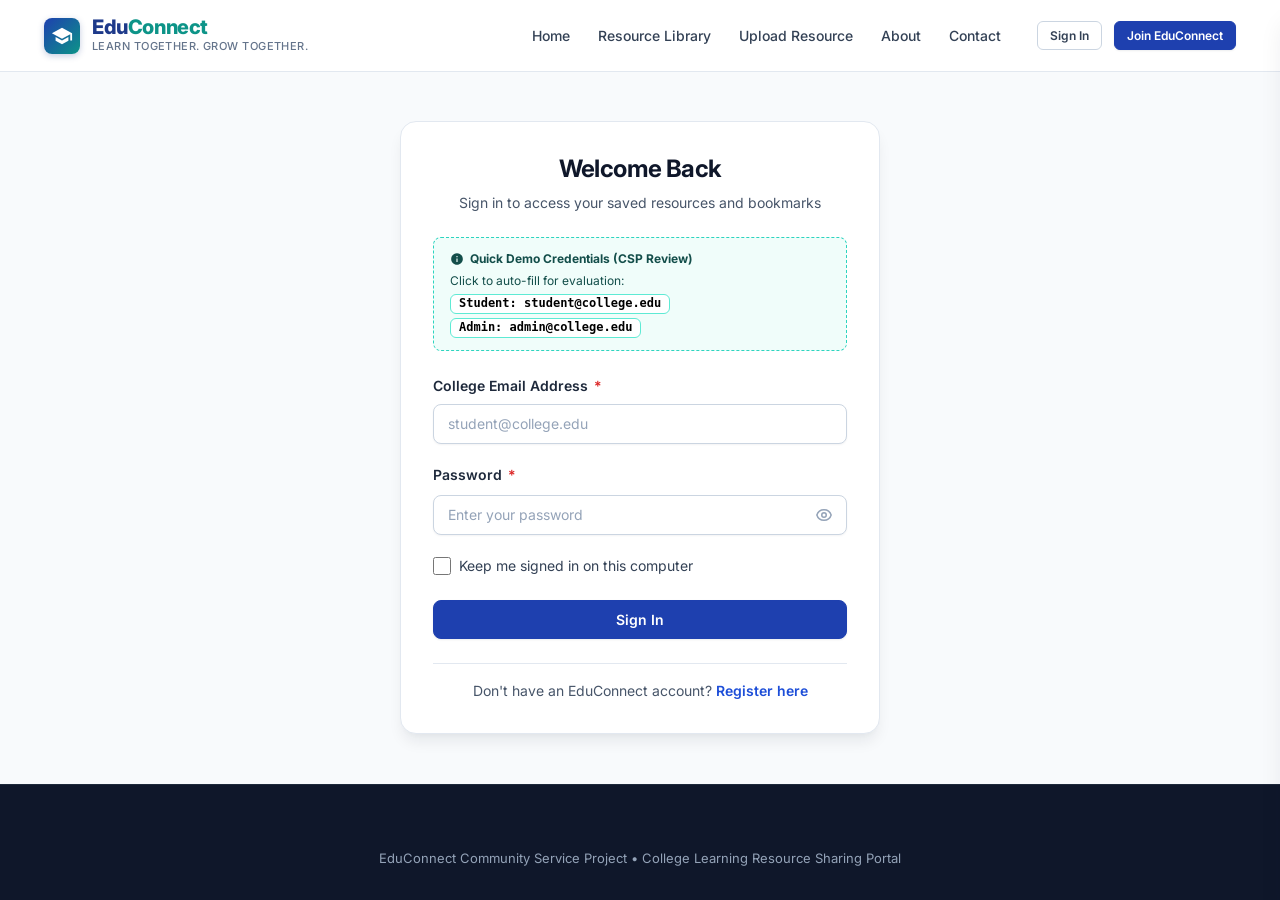
<file: upload.html>
<!DOCTYPE html>
<html lang="en">
<head>
  <meta charset="UTF-8">
  <meta name="viewport" content="width=device-width, initial-scale=1.0">
  <meta name="description" content="Contribute educational notes, previous question papers, and lab manuals to the EduConnect student community.">
  <title>Upload Resource — EduConnect</title>

  <!-- Favicon -->
  <link rel="icon" type="image/svg+xml" href="assets/icons/favicon.svg">

  <!-- Inter Font -->
  <link rel="preconnect" href="https://fonts.googleapis.com">
  <link rel="preconnect" href="https://fonts.gstatic.com" crossorigin>
  <link href="https://fonts.googleapis.com/css2?family=Inter:wght@400;500;600;700;800&display=swap" rel="stylesheet">

  <!-- Core Stylesheets -->
  <link rel="stylesheet" href="css/variables.css">
  <link rel="stylesheet" href="css/base.css">
  <link rel="stylesheet" href="css/layout.css">
  <link rel="stylesheet" href="css/components.css">
  <link rel="stylesheet" href="css/forms.css">
  <link rel="stylesheet" href="css/responsive.css">
</head>
<body>
  <!-- Header -->
  <header class="site-header" role="banner">
    <div class="container header-container">
      <a href="index.html" class="brand" aria-label="EduConnect Home">
        <div class="brand-icon">
          <svg viewBox="0 0 24 24" fill="currentColor"><path d="M12 3L1 9l11 6 9-4.91V17h2V9L12 3zM5 13.18v4L12 21l7-3.82v-4L12 17l-7-3.82z"/></svg>
        </div>
        <div class="brand-text">
          <span class="brand-name">Edu<span>Connect</span></span>
          <span class="brand-tagline-header">Learn Together. Grow Together.</span>
        </div>
      </a>

      <nav class="desktop-nav" role="navigation" aria-label="Primary Navigation">
        <ul class="nav-list">
          <li><a href="index.html" class="nav-link">Home</a></li>
          <li><a href="resources.html" class="nav-link">Resource Library</a></li>
          <li><a href="upload.html" class="nav-link active">Upload Resource</a></li>
          <li><a href="about.html" class="nav-link">About</a></li>
          <li><a href="contact.html" class="nav-link">Contact</a></li>
        </ul>
        <div class="auth-nav" id="desktop-auth-container">
          <a href="login.html" class="btn btn-outline btn-sm">Sign In</a>
        </div>
      </nav>

      <button type="button" class="mobile-nav-toggle" id="mobile-nav-toggle" aria-label="Open mobile navigation menu" aria-expanded="false" aria-controls="mobile-drawer">
        <svg width="24" height="24" fill="none" stroke="currentColor" viewBox="0 0 24 24"><path stroke-linecap="round" stroke-linejoin="round" stroke-width="2" d="M4 6h16M4 12h16M4 18h16"/></svg>
      </button>
    </div>
  </header>

  <!-- Mobile Drawer -->
  <div class="mobile-nav-overlay" id="mobile-nav-overlay"></div>
  <aside class="mobile-drawer" id="mobile-drawer" aria-label="Mobile Navigation Drawer">
    <div class="mobile-drawer-header">
      <div class="brand"><span class="brand-name">Edu<span>Connect</span></span></div>
      <button type="button" class="mobile-drawer-close" id="mobile-drawer-close" aria-label="Close menu">&times;</button>
    </div>
    <div class="mobile-drawer-body">
      <ul class="mobile-nav-list">
        <li><a href="index.html" class="mobile-nav-link">Home</a></li>
        <li><a href="resources.html" class="mobile-nav-link">Resource Library</a></li>
        <li><a href="upload.html" class="mobile-nav-link active">Upload Resource</a></li>
        <li><a href="about.html" class="mobile-nav-link">About</a></li>
        <li><a href="contact.html" class="mobile-nav-link">Contact</a></li>
      </ul>
      <div class="mobile-drawer-auth" id="mobile-auth-container"></div>
    </div>
  </aside>

  <!-- Main Content -->
  <main id="main-content" class="section-sm">
    <div class="container" style="max-width: 820px;">
      <!-- Breadcrumbs -->
      <nav class="breadcrumb" aria-label="Breadcrumb">
        <span class="breadcrumb-item"><a href="index.html">Home</a></span>
        <span class="breadcrumb-separator">/</span>
        <span class="breadcrumb-current">Upload Learning Resource</span>
      </nav>

      <div style="margin-bottom: var(--spacing-8);">
        <h1 style="font-size: var(--font-size-3xl); margin-bottom: var(--spacing-2);">Share a Study Resource</h1>
        <p style="color: var(--color-gray-600);">
          Help fellow college students by contributing clear, well-organized lecture notes, exam papers, or lab manuals.
        </p>
      </div>

      <!-- Moderation Notice Callout -->
      <div style="background-color: var(--color-primary-50); border: 1px solid var(--color-primary-200); border-radius: var(--radius-lg); padding: var(--spacing-4); margin-bottom: var(--spacing-8); display: flex; gap: 12px; align-items: flex-start;">
        <svg width="22" height="22" fill="none" stroke="var(--color-primary-700)" viewBox="0 0 24 24" style="flex-shrink: 0; margin-top: 2px;">
          <path stroke-linecap="round" stroke-linejoin="round" stroke-width="2" d="M13 16h-1v-4h-1m1-4h.01M21 12a9 9 0 11-18 0 9 9 0 0118 0z"/>
        </svg>
        <div style="font-size: 0.875rem; color: var(--color-primary-900); line-height: 1.5;">
          <strong>Community Moderation Note:</strong> To maintain educational quality, uploaded files are reviewed by student moderators or administrators before appearing publicly in the Resource Library.
        </div>
      </div>

      <div class="auth-card" style="max-width: 100%; box-shadow: var(--shadow-sm);">
        <form id="upload-resource-form" novalidate>
          <!-- Resource Title -->
          <div class="form-group">
            <label for="res-title" class="form-label form-label-required">Resource Title</label>
            <input
              type="text"
              id="res-title"
              name="title"
              class="form-control"
              placeholder="e.g. DBMS Unit 1-5 Complete Handwritten Notes"
              required
            >
            <span class="form-hint">Make the title specific and descriptive with subject name and content scope.</span>
            <div id="title-error" class="field-error-msg" style="display: none;"></div>
          </div>

          <!-- Category and Department -->
          <div class="form-row form-row-2">
            <div class="form-group">
              <label for="res-category" class="form-label form-label-required">Category</label>
              <select id="res-category" name="category" class="form-control" required>
                <option value="">Select category</option>
                <!-- Populated dynamically -->
              </select>
              <div id="category-error" class="field-error-msg" style="display: none;"></div>
            </div>

            <div class="form-group">
              <label for="res-department" class="form-label form-label-required">Department</label>
              <select id="res-department" name="department" class="form-control" required>
                <option value="">Select department</option>
                <!-- Populated dynamically -->
              </select>
              <div id="department-error" class="field-error-msg" style="display: none;"></div>
            </div>
          </div>

          <!-- Subject and Semester -->
          <div class="form-row form-row-2">
            <div class="form-group">
              <label for="res-subject" class="form-label form-label-required">Subject Name</label>
              <input
                type="text"
                id="res-subject"
                name="subject"
                class="form-control"
                placeholder="e.g. Database Management Systems"
                required
              >
              <div id="subject-error" class="field-error-msg" style="display: none;"></div>
            </div>

            <div class="form-group">
              <label for="res-semester" class="form-label form-label-required">Semester</label>
              <select id="res-semester" name="semester" class="form-control" required>
                <option value="">Select semester</option>
                <!-- Populated dynamically -->
              </select>
              <div id="semester-error" class="field-error-msg" style="display: none;"></div>
            </div>
          </div>

          <!-- Description -->
          <div class="form-group">
            <label for="res-description" class="form-label form-label-required">Resource Description</label>
            <textarea
              id="res-description"
              name="description"
              class="form-control"
              placeholder="Provide a helpful summary of topics covered, unit numbers, important question answers, or lab experiment titles..."
              required
            ></textarea>
            <span class="form-hint">A helpful description helps students discover and understand the material quickly.</span>
            <div id="description-error" class="field-error-msg" style="display: none;"></div>
          </div>

          <!-- Drag and Drop File Upload Area -->
          <div class="form-group">
            <label class="form-label form-label-required">Upload Document File</label>
            <div class="file-dropzone" id="file-dropzone" role="button" tabindex="0" aria-label="Upload document dropzone">
              <input
                type="file"
                id="file-input"
                name="file"
                class="sr-only"
                accept=".pdf,.docx,.pptx,.zip,.txt"
              >
              <div class="dropzone-icon">
                <svg fill="none" stroke="currentColor" viewBox="0 0 24 24"><path stroke-linecap="round" stroke-linejoin="round" stroke-width="2" d="M7 16a4 4 0 01-.88-7.903A5 5 0 1115.9 6L16 6a5 5 0 011 9.9M15 13l-3-3m0 0l-3 3m3-3v12"/></svg>
              </div>
              <div class="dropzone-prompt">
                <span>Click to browse</span> or drag and drop your document here
              </div>
              <div class="dropzone-limit">
                Supported formats: PDF, DOCX, PPTX, ZIP (Max file size: 25 MB)
              </div>
            </div>

            <!-- Selected File Preview Card -->
            <div id="selected-file-preview" class="file-preview-card" style="display: none;">
              <div class="file-preview-info">
                <div class="file-preview-icon">
                  <svg width="20" height="20" fill="none" stroke="currentColor" viewBox="0 0 24 24"><path stroke-linecap="round" stroke-linejoin="round" stroke-width="2" d="M9 12h6m-6 4h6m2 5H7a2 2 0 01-2-2V5a2 2 0 012-2h5.586a1 1 0 01.707.293l5.414 5.414a1 1 0 01.293.707V19a2 2 0 01-2 2z"/></svg>
                </div>
                <div>
                  <div class="file-preview-name" id="preview-filename">document.pdf</div>
                  <div class="file-preview-size" id="preview-filesize">0 MB</div>
                </div>
              </div>
              <button type="button" class="file-remove-btn" id="remove-file-btn" aria-label="Remove selected file">
                <svg width="18" height="18" fill="none" stroke="currentColor" viewBox="0 0 24 24"><path stroke-linecap="round" stroke-linejoin="round" stroke-width="2" d="M6 18L18 6M6 6l12 12"/></svg>
              </button>
            </div>

            <div id="file-error" class="field-error-msg" style="display: none;"></div>
          </div>

          <!-- Optional Search Tags -->
          <div class="form-group">
            <label for="res-tags" class="form-label">Search Tags (Optional)</label>
            <input
              type="text"
              id="res-tags"
              name="tags"
              class="form-control"
              placeholder="e.g. Unit 1, SQL, Normalization, Mid-term"
            >
            <span class="form-hint">Comma-separated tags to help students find this material via search.</span>
          </div>

          <!-- Academic Honor Pledge -->
          <div class="form-group" style="margin-bottom: var(--spacing-6);">
            <label class="form-check">
              <input type="checkbox" id="res-pledge" name="pledge" required>
              <span class="form-check-label">
                I verify that this document does not contain copyrighted commercial textbooks, confidential exam leaks, or proprietary institutional materials.
              </span>
            </label>
            <div id="pledge-error" class="field-error-msg" style="display: none;"></div>
          </div>

          <!-- Submit Button -->
          <button type="submit" id="upload-submit-btn" class="btn btn-primary btn-lg" style="width: 100%;">
            <svg width="20" height="20" fill="none" stroke="currentColor" viewBox="0 0 24 24"><path stroke-linecap="round" stroke-linejoin="round" stroke-width="2" d="M4 16v1a3 3 0 003 3h10a3 3 0 003-3v-1m-4-8l-4-4m0 0L8 8m4-4v12"/></svg>
            <span>Submit Resource for Review</span>
          </button>
        </form>
      </div>
    </div>
  </main>

  <!-- Footer -->
  <footer class="site-footer" role="contentinfo">
    <div class="container" style="text-align: center;">
      <p style="color: var(--color-gray-400); font-size: 0.8125rem;">
        EduConnect Community Service Project &bull; College Learning Resource Sharing Portal
      </p>
    </div>
  </footer>

  <!-- Scripts -->
  <script src="js/config.js"></script>
  <script src="js/api.js"></script>
  <script src="js/auth.js"></script>
  <script src="js/components.js"></script>
  <script src="js/navigation.js"></script>
  <script src="js/upload.js"></script>
</body>
</html>
</file>
<file: css/variables.css>
/* ==========================================================================
   EduConnect - CSS Custom Properties & Design Tokens
   Author: Senior Frontend Developer (CSP Team)
   Theme: Academic Modern EdTech
   ========================================================================== */

:root {
  /* Brand Primary Colors (Professional Navy / Deep Blue) */
  --color-primary-50: #eff6ff;
  --color-primary-100: #dbeafe;
  --color-primary-200: #bfdbfe;
  --color-primary-300: #93c5fd;
  --color-primary-400: #60a5fa;
  --color-primary-500: #3b82f6;
  --color-primary-600: #2563eb;
  --color-primary-700: #1d4ed8;
  --color-primary-800: #1e40af;
  --color-primary-900: #1e3a8a;
  --color-primary-950: #0f172a;

  /* Brand Secondary Colors (Teal / Cyan Accent) */
  --color-accent-50: #f0fdfa;
  --color-accent-100: #ccfbf1;
  --color-accent-200: #99f6e4;
  --color-accent-300: #5eead4;
  --color-accent-400: #2dd4bf;
  --color-accent-500: #14b8a6;
  --color-accent-600: #0d9488;
  --color-accent-700: #0f766e;
  --color-accent-800: #115e59;
  --color-accent-900: #134e4a;

  /* Neutral & Grayscale Palette */
  --color-white: #ffffff;
  --color-gray-50: #f8fafc;
  --color-gray-100: #f1f5f9;
  --color-gray-200: #e2e8f0;
  --color-gray-300: #cbd5e1;
  --color-gray-400: #94a3b8;
  --color-gray-500: #64748b;
  --color-gray-600: #475569;
  --color-gray-700: #334155;
  --color-gray-800: #1e293b;
  --color-gray-900: #0f172a;

  /* Semantic Feedback Colors */
  --color-success-bg: #ecfdf5;
  --color-success-text: #065f46;
  --color-success-border: #a7f3d0;
  --color-success-main: #059669;

  --color-warning-bg: #fffbeb;
  --color-warning-text: #92400e;
  --color-warning-border: #fde68a;
  --color-warning-main: #d97706;

  --color-danger-bg: #fef2f2;
  --color-danger-text: #991b1b;
  --color-danger-border: #fecaca;
  --color-danger-main: #dc2626;

  --color-info-bg: #eff6ff;
  --color-info-text: #1e40af;
  --color-info-border: #bfdbfe;
  --color-info-main: #2563eb;

  /* Resource Category Colors */
  --cat-notes: #2563eb;
  --cat-notes-bg: #eff6ff;
  --cat-qp: #7c3aed;
  --cat-qp-bg: #f5f3ff;
  --cat-lab: #059669;
  --cat-lab-bg: #ecfdf5;
  --cat-prog: #d97706;
  --cat-prog-bg: #fffbeb;
  --cat-tutorial: #0891b2;
  --cat-tutorial-bg: #ecfeff;
  --cat-other: #475569;
  --cat-other-bg: #f1f5f9;

  /* Typography Scale */
  --font-family-base: 'Inter', -apple-system, BlinkMacSystemFont, 'Segoe UI', Roboto, Helvetica, Arial, sans-serif;
  --font-family-mono: ui-monospace, SFMono-Regular, Menlo, Monaco, Consolas, monospace;

  --font-size-xs: 0.75rem;    /* 12px */
  --font-size-sm: 0.875rem;   /* 14px */
  --font-size-base: 1rem;     /* 16px */
  --font-size-lg: 1.125rem;   /* 18px */
  --font-size-xl: 1.25rem;    /* 20px */
  --font-size-2xl: 1.5rem;    /* 24px */
  --font-size-3xl: 1.875rem;  /* 30px */
  --font-size-4xl: 2.25rem;   /* 36px */
  --font-size-5xl: 3rem;      /* 48px */

  --font-weight-normal: 400;
  --font-weight-medium: 500;
  --font-weight-semibold: 600;
  --font-weight-bold: 700;
  --font-weight-extrabold: 800;

  --line-height-tight: 1.25;
  --line-height-snug: 1.375;
  --line-height-normal: 1.5;
  --line-height-relaxed: 1.625;
  --line-height-loose: 2;

  /* Spacing Scale */
  --spacing-0: 0;
  --spacing-1: 0.25rem;  /* 4px */
  --spacing-2: 0.5rem;   /* 8px */
  --spacing-3: 0.75rem;  /* 12px */
  --spacing-4: 1rem;     /* 16px */
  --spacing-5: 1.25rem;  /* 20px */
  --spacing-6: 1.5rem;   /* 24px */
  --spacing-8: 2rem;     /* 32px */
  --spacing-10: 2.5rem;  /* 40px */
  --spacing-12: 3rem;    /* 48px */
  --spacing-16: 4rem;    /* 64px */
  --spacing-20: 5rem;    /* 80px */
  --spacing-24: 6rem;    /* 96px */

  /* Border Radii */
  --radius-xs: 0.25rem;  /* 4px */
  --radius-sm: 0.375rem; /* 6px */
  --radius-md: 0.5rem;   /* 8px */
  --radius-lg: 0.75rem;  /* 12px */
  --radius-xl: 1rem;     /* 16px */
  --radius-2xl: 1.5rem;  /* 24px */
  --radius-full: 9999px;

  /* Box Shadows */
  --shadow-sm: 0 1px 2px 0 rgba(15, 23, 42, 0.05);
  --shadow-md: 0 4px 6px -1px rgba(15, 23, 42, 0.07), 0 2px 4px -2px rgba(15, 23, 42, 0.05);
  --shadow-lg: 0 10px 15px -3px rgba(15, 23, 42, 0.08), 0 4px 6px -4px rgba(15, 23, 42, 0.04);
  --shadow-xl: 0 20px 25px -5px rgba(15, 23, 42, 0.09), 0 8px 10px -6px rgba(15, 23, 42, 0.04);
  --shadow-inner: inset 0 2px 4px 0 rgba(15, 23, 42, 0.05);
  --shadow-card-hover: 0 12px 24px -4px rgba(30, 58, 138, 0.12), 0 4px 6px -2px rgba(30, 58, 138, 0.04);

  /* Layout Widths */
  --container-max-width: 1240px;
  --header-height: 72px;
  --footer-bg: var(--color-gray-900);

  /* Transitions */
  --transition-fast: 150ms ease-in-out;
  --transition-normal: 250ms ease-in-out;
  --transition-slow: 350ms ease-in-out;

  /* Z-Index Layers */
  --z-negative: -1;
  --z-normal: 1;
  --z-dropdown: 50;
  --z-sticky: 100;
  --z-fixed: 200;
  --z-modal-backdrop: 500;
  --z-modal: 600;
  --z-toast: 1000;
}
</file>
<file: css/base.css>
/* ==========================================================================
   EduConnect - Base & Reset Styles
   Author: Senior Frontend Developer (CSP Team)
   ========================================================================== */

/* Modern CSS Reset */
*,
*::before,
*::after {
  box-sizing: border-box;
  margin: 0;
  padding: 0;
}

html {
  font-size: 16px;
  scroll-behavior: smooth;
  -webkit-text-size-adjust: 100%;
}

body {
  font-family: var(--font-family-base);
  font-size: var(--font-size-base);
  line-height: var(--line-height-normal);
  color: var(--color-gray-800);
  background-color: var(--color-gray-50);
  min-height: 100vh;
  display: flex;
  flex-direction: column;
  -webkit-font-smoothing: antialiased;
  -moz-osx-font-smoothing: grayscale;
}

/* Headings */
h1, h2, h3, h4, h5, h6 {
  color: var(--color-gray-900);
  font-weight: var(--font-weight-bold);
  line-height: var(--line-height-tight);
}

h1 { font-size: var(--font-size-4xl); letter-spacing: -0.025em; }
h2 { font-size: var(--font-size-3xl); letter-spacing: -0.02em; }
h3 { font-size: var(--font-size-2xl); letter-spacing: -0.015em; }
h4 { font-size: var(--font-size-xl); }
h5 { font-size: var(--font-size-lg); }
h6 { font-size: var(--font-size-base); }

p {
  margin-bottom: var(--spacing-3);
  color: var(--color-gray-700);
}

p:last-child {
  margin-bottom: 0;
}

a {
  color: var(--color-primary-700);
  text-decoration: none;
  transition: color var(--transition-fast);
}

a:hover {
  color: var(--color-primary-900);
}

img,
svg {
  display: block;
  max-width: 100%;
  height: auto;
}

button,
input,
optgroup,
select,
textarea {
  font-family: inherit;
  font-size: 100%;
  line-height: 1.15;
  margin: 0;
}

button {
  background: none;
  border: none;
  cursor: pointer;
}

ul, ol {
  list-style: none;
}

/* Focus Visible for Accessibility (WCAG 2.2 AA) */
:focus-visible {
  outline: 2px solid var(--color-primary-600);
  outline-offset: 3px;
  border-radius: var(--radius-xs);
}

/* Screen Reader Only Utility */
.sr-only {
  position: absolute;
  width: 1px;
  height: 1px;
  padding: 0;
  margin: -1px;
  overflow: hidden;
  clip: rect(0, 0, 0, 0);
  white-space: nowrap;
  border: 0;
}

/* Skip Navigation Link */
.skip-link {
  position: absolute;
  top: -100px;
  left: var(--spacing-4);
  background-color: var(--color-primary-900);
  color: var(--color-white);
  padding: var(--spacing-3) var(--spacing-5);
  z-index: var(--z-toast);
  border-radius: var(--radius-md);
  font-weight: var(--font-weight-semibold);
  transition: top var(--transition-fast);
}

.skip-link:focus {
  top: var(--spacing-4);
}

/* Layout Container */
.container {
  width: 100%;
  max-width: var(--container-max-width);
  margin-left: auto;
  margin-right: auto;
  padding-left: var(--spacing-4);
  padding-right: var(--spacing-4);
}

@media (min-width: 768px) {
  .container {
    padding-left: var(--spacing-6);
    padding-right: var(--spacing-6);
  }
}

/* Section Wrapper */
.section {
  padding-top: var(--spacing-16);
  padding-bottom: var(--spacing-16);
}

.section-sm {
  padding-top: var(--spacing-10);
  padding-bottom: var(--spacing-10);
}

.section-header {
  text-align: center;
  max-width: 680px;
  margin-left: auto;
  margin-right: auto;
  margin-bottom: var(--spacing-12);
}

.section-badge {
  display: inline-block;
  padding: var(--spacing-1) var(--spacing-3);
  font-size: var(--font-size-xs);
  font-weight: var(--font-weight-semibold);
  text-transform: uppercase;
  letter-spacing: 0.05em;
  color: var(--color-primary-700);
  background-color: var(--color-primary-50);
  border: 1px solid var(--color-primary-200);
  border-radius: var(--radius-full);
  margin-bottom: var(--spacing-3);
}

.section-title {
  font-size: var(--font-size-3xl);
  color: var(--color-gray-900);
  margin-bottom: var(--spacing-3);
}

.section-subtitle {
  font-size: var(--font-size-lg);
  color: var(--color-gray-600);
  line-height: var(--line-height-relaxed);
}

/* Reduced Motion Preference */
@media (prefers-reduced-motion: reduce) {
  *,
  *::before,
  *::after {
    animation-duration: 0.01ms !important;
    animation-iteration-count: 1 !important;
    transition-duration: 0.01ms !important;
    scroll-behavior: auto !important;
  }
}
</file>
<file: css/layout.css>
/* ==========================================================================
   EduConnect - Layout Styles (Header, Navigation, Footer, Structure)
   Author: Senior Frontend Developer (CSP Team)
   ========================================================================== */

/* Main Page Container */
#main-content {
  flex: 1 0 auto;
}

/* Site Header */
.site-header {
  position: sticky;
  top: 0;
  z-index: var(--z-sticky);
  background-color: rgba(255, 255, 255, 0.95);
  backdrop-filter: blur(8px);
  -webkit-backdrop-filter: blur(8px);
  border-bottom: 1px solid var(--color-gray-200);
  height: var(--header-height);
  transition: box-shadow var(--transition-normal);
}

.site-header.is-scrolled {
  box-shadow: var(--shadow-md);
}

.header-container {
  display: flex;
  align-items: center;
  justify-content: space-between;
  height: 100%;
}

/* Brand Logo */
.brand {
  display: flex;
  align-items: center;
  gap: var(--spacing-3);
  text-decoration: none;
  font-weight: var(--font-weight-bold);
  font-size: var(--font-size-xl);
  color: var(--color-primary-900);
  transition: opacity var(--transition-fast);
}

.brand:hover {
  color: var(--color-primary-800);
  opacity: 0.9;
}

.brand-icon {
  width: 36px;
  height: 36px;
  background: linear-gradient(135deg, var(--color-primary-800), var(--color-accent-600));
  border-radius: var(--radius-md);
  display: flex;
  align-items: center;
  justify-content: center;
  color: var(--color-white);
  box-shadow: 0 2px 6px rgba(30, 58, 138, 0.25);
}

.brand-icon svg {
  width: 22px;
  height: 22px;
  fill: currentColor;
}

.brand-text {
  display: flex;
  flex-direction: column;
}

.brand-name {
  font-size: 1.25rem;
  font-weight: 800;
  line-height: 1.1;
  color: var(--color-primary-900);
  letter-spacing: -0.02em;
}

.brand-name span {
  color: var(--color-accent-600);
}

.brand-tagline-header {
  font-size: 0.6875rem;
  font-weight: 500;
  color: var(--color-gray-500);
  letter-spacing: 0.04em;
  text-transform: uppercase;
}

/* Desktop Navigation */
.desktop-nav {
  display: none;
  align-items: center;
  gap: var(--spacing-6);
}

@media (min-width: 992px) {
  .desktop-nav {
    display: flex;
  }
}

.nav-list {
  display: flex;
  align-items: center;
  gap: var(--spacing-1);
}

.nav-link {
  display: inline-flex;
  align-items: center;
  gap: var(--spacing-1);
  padding: var(--spacing-2) var(--spacing-3);
  color: var(--color-gray-700);
  font-size: var(--font-size-sm);
  font-weight: var(--font-weight-medium);
  border-radius: var(--radius-md);
  transition: color var(--transition-fast), background-color var(--transition-fast);
}

.nav-link:hover {
  color: var(--color-primary-700);
  background-color: var(--color-primary-50);
}

.nav-link.active {
  color: var(--color-primary-800);
  background-color: var(--color-primary-100);
  font-weight: var(--font-weight-semibold);
}

/* Auth Navigation Buttons */
.auth-nav {
  display: flex;
  align-items: center;
  gap: var(--spacing-3);
}

/* User Menu Dropdown (Signed In) */
.user-menu-wrapper {
  position: relative;
}

.user-menu-btn {
  display: flex;
  align-items: center;
  gap: var(--spacing-2);
  padding: var(--spacing-1) var(--spacing-2);
  border-radius: var(--radius-full);
  background-color: var(--color-gray-100);
  border: 1px solid var(--color-gray-200);
  cursor: pointer;
  transition: all var(--transition-fast);
}

.user-menu-btn:hover {
  background-color: var(--color-gray-200);
}

.user-avatar-circle {
  width: 32px;
  height: 32px;
  border-radius: 50%;
  background-color: var(--color-primary-700);
  color: var(--color-white);
  display: flex;
  align-items: center;
  justify-content: center;
  font-weight: var(--font-weight-bold);
  font-size: var(--font-size-xs);
}

.user-menu-name {
  font-size: var(--font-size-sm);
  font-weight: var(--font-weight-medium);
  color: var(--color-gray-800);
  max-width: 120px;
  overflow: hidden;
  text-overflow: ellipsis;
  white-space: nowrap;
}

.dropdown-menu {
  position: absolute;
  top: calc(100% + var(--spacing-2));
  right: 0;
  min-width: 220px;
  background-color: var(--color-white);
  border-radius: var(--radius-lg);
  box-shadow: var(--shadow-xl);
  border: 1px solid var(--color-gray-200);
  padding: var(--spacing-2);
  display: none;
  z-index: var(--z-dropdown);
  animation: dropdownFade 0.15s ease-out;
}

.dropdown-menu.show {
  display: block;
}

@keyframes dropdownFade {
  from { opacity: 0; transform: translateY(-6px); }
  to { opacity: 1; transform: translateY(0); }
}

.dropdown-header {
  padding: var(--spacing-2) var(--spacing-3);
  border-bottom: 1px solid var(--color-gray-100);
  margin-bottom: var(--spacing-1);
}

.dropdown-user-name {
  font-weight: var(--font-weight-semibold);
  font-size: var(--font-size-sm);
  color: var(--color-gray-900);
}

.dropdown-user-role {
  font-size: var(--font-size-xs);
  color: var(--color-gray-500);
}

.dropdown-item {
  display: flex;
  align-items: center;
  gap: var(--spacing-2);
  width: 100%;
  padding: var(--spacing-2) var(--spacing-3);
  font-size: var(--font-size-sm);
  color: var(--color-gray-700);
  border-radius: var(--radius-sm);
  text-align: left;
  transition: background-color var(--transition-fast), color var(--transition-fast);
}

.dropdown-item:hover {
  background-color: var(--color-gray-100);
  color: var(--color-primary-700);
}

.dropdown-item.danger:hover {
  background-color: var(--color-danger-bg);
  color: var(--color-danger-main);
}

.dropdown-divider {
  height: 1px;
  background-color: var(--color-gray-200);
  margin: var(--spacing-1) 0;
}

/* Mobile Navigation Hamburger Toggle */
.mobile-nav-toggle {
  display: flex;
  align-items: center;
  justify-content: center;
  width: 42px;
  height: 42px;
  padding: 0;
  background: transparent;
  border: 1px solid var(--color-gray-300);
  border-radius: var(--radius-md);
  color: var(--color-gray-800);
  cursor: pointer;
}

.mobile-nav-toggle:hover {
  background-color: var(--color-gray-100);
}

@media (min-width: 992px) {
  .mobile-nav-toggle {
    display: none;
  }
}

/* Mobile Drawer & Overlay */
.mobile-nav-overlay {
  position: fixed;
  inset: 0;
  background-color: rgba(15, 23, 42, 0.5);
  backdrop-filter: blur(2px);
  z-index: var(--z-modal-backdrop);
  opacity: 0;
  visibility: hidden;
  transition: opacity var(--transition-normal), visibility var(--transition-normal);
}

.mobile-nav-overlay.is-active {
  opacity: 1;
  visibility: visible;
}

.mobile-drawer {
  position: fixed;
  top: 0;
  right: 0;
  bottom: 0;
  width: 85%;
  max-width: 340px;
  background-color: var(--color-white);
  z-index: var(--z-modal);
  box-shadow: var(--shadow-xl);
  transform: translateX(100%);
  transition: transform var(--transition-normal);
  display: flex;
  flex-direction: column;
  overflow-y: auto;
}

.mobile-drawer.is-active {
  transform: translateX(0);
}

.mobile-drawer-header {
  display: flex;
  align-items: center;
  justify-content: space-between;
  padding: var(--spacing-4);
  border-bottom: 1px solid var(--color-gray-200);
}

.mobile-drawer-close {
  display: flex;
  align-items: center;
  justify-content: center;
  width: 36px;
  height: 36px;
  border-radius: var(--radius-md);
  border: 1px solid var(--color-gray-200);
  color: var(--color-gray-600);
}

.mobile-drawer-close:hover {
  background-color: var(--color-gray-100);
  color: var(--color-gray-900);
}

.mobile-drawer-body {
  padding: var(--spacing-4);
  flex: 1;
  display: flex;
  flex-direction: column;
  gap: var(--spacing-6);
}

.mobile-nav-list {
  display: flex;
  flex-direction: column;
  gap: var(--spacing-2);
}

.mobile-nav-link {
  display: flex;
  align-items: center;
  gap: var(--spacing-3);
  padding: var(--spacing-3);
  font-size: var(--font-size-base);
  font-weight: var(--font-weight-medium);
  color: var(--color-gray-800);
  border-radius: var(--radius-md);
  transition: background-color var(--transition-fast), color var(--transition-fast);
}

.mobile-nav-link:hover,
.mobile-nav-link.active {
  background-color: var(--color-primary-50);
  color: var(--color-primary-800);
  font-weight: var(--font-weight-semibold);
}

.mobile-drawer-auth {
  display: flex;
  flex-direction: column;
  gap: var(--spacing-3);
  padding-top: var(--spacing-4);
  border-top: 1px solid var(--color-gray-200);
}

/* Site Footer */
.site-footer {
  background-color: var(--footer-bg);
  color: var(--color-gray-300);
  padding-top: var(--spacing-16);
  padding-bottom: var(--spacing-8);
  margin-top: auto;
  border-top: 1px solid var(--color-gray-800);
}

.footer-grid {
  display: grid;
  grid-template-columns: 1fr;
  gap: var(--spacing-10);
  margin-bottom: var(--spacing-12);
}

@media (min-width: 640px) {
  .footer-grid {
    grid-template-columns: repeat(2, 1fr);
  }
}

@media (min-width: 1024px) {
  .footer-grid {
    grid-template-columns: 2fr 1fr 1fr 1.5fr;
  }
}

.footer-brand-col p {
  color: var(--color-gray-400);
  font-size: var(--font-size-sm);
  line-height: var(--line-height-relaxed);
  margin-top: var(--spacing-3);
  max-width: 340px;
}

.footer-brand {
  display: flex;
  align-items: center;
  gap: var(--spacing-3);
  color: var(--color-white);
  font-size: var(--font-size-xl);
  font-weight: var(--font-weight-bold);
}

.footer-heading {
  color: var(--color-white);
  font-size: var(--font-size-base);
  font-weight: var(--font-weight-semibold);
  margin-bottom: var(--spacing-4);
  letter-spacing: -0.01em;
}

.footer-links {
  display: flex;
  flex-direction: column;
  gap: var(--spacing-2);
}

.footer-link {
  color: var(--color-gray-400);
  font-size: var(--font-size-sm);
  transition: color var(--transition-fast), transform var(--transition-fast);
  display: inline-block;
}

.footer-link:hover {
  color: var(--color-white);
  transform: translateX(3px);
}

.footer-mission-badge {
  display: inline-block;
  background-color: rgba(20, 184, 166, 0.15);
  border: 1px solid var(--color-accent-700);
  color: var(--color-accent-300);
  font-size: var(--font-size-xs);
  padding: var(--spacing-1) var(--spacing-2);
  border-radius: var(--radius-sm);
  font-weight: var(--font-weight-semibold);
  margin-bottom: var(--spacing-3);
}

.footer-mission-text {
  font-size: var(--font-size-xs);
  color: var(--color-gray-400);
  line-height: var(--line-height-relaxed);
}

.footer-bottom {
  display: flex;
  flex-direction: column;
  gap: var(--spacing-4);
  align-items: center;
  justify-content: space-between;
  padding-top: var(--spacing-8);
  border-top: 1px solid rgba(255, 255, 255, 0.1);
  font-size: var(--font-size-xs);
  color: var(--color-gray-500);
}

@media (min-width: 768px) {
  .footer-bottom {
    flex-direction: row;
  }
}
</file>
<file: css/components.css>
/* ==========================================================================
   EduConnect - Reusable UI Components
   Author: Senior Frontend Developer (CSP Team)
   ========================================================================== */

/* Buttons */
.btn {
  display: inline-flex;
  align-items: center;
  justify-content: center;
  gap: var(--spacing-2);
  padding: 0.625rem 1.25rem;
  font-size: var(--font-size-sm);
  font-weight: var(--font-weight-semibold);
  border-radius: var(--radius-md);
  border: 1px solid transparent;
  cursor: pointer;
  line-height: 1.25;
  transition: all var(--transition-fast);
  text-decoration: none;
  white-space: nowrap;
}

.btn:disabled,
.btn.is-disabled {
  opacity: 0.6;
  cursor: not-allowed;
  pointer-events: none;
}

.btn-primary {
  background-color: var(--color-primary-800);
  color: var(--color-white);
  border-color: var(--color-primary-800);
  box-shadow: 0 1px 2px rgba(15, 23, 42, 0.08);
}

.btn-primary:hover {
  background-color: var(--color-primary-900);
  border-color: var(--color-primary-900);
  color: var(--color-white);
  box-shadow: var(--shadow-md);
  transform: translateY(-1px);
}

.btn-primary:active {
  transform: translateY(0);
}

.btn-secondary {
  background-color: var(--color-accent-600);
  color: var(--color-white);
  border-color: var(--color-accent-600);
}

.btn-secondary:hover {
  background-color: var(--color-accent-700);
  border-color: var(--color-accent-700);
  color: var(--color-white);
  transform: translateY(-1px);
}

.btn-outline {
  background-color: var(--color-white);
  color: var(--color-gray-700);
  border-color: var(--color-gray-300);
}

.btn-outline:hover {
  background-color: var(--color-gray-50);
  border-color: var(--color-gray-400);
  color: var(--color-gray-900);
}

.btn-outline-primary {
  background-color: transparent;
  color: var(--color-primary-700);
  border-color: var(--color-primary-600);
}

.btn-outline-primary:hover {
  background-color: var(--color-primary-50);
  color: var(--color-primary-900);
  border-color: var(--color-primary-700);
}

.btn-danger {
  background-color: var(--color-danger-main);
  color: var(--color-white);
  border-color: var(--color-danger-main);
}

.btn-danger:hover {
  background-color: #b91c1c;
  border-color: #b91c1c;
  color: var(--color-white);
}

.btn-ghost {
  background-color: transparent;
  color: var(--color-gray-700);
}

.btn-ghost:hover {
  background-color: var(--color-gray-100);
  color: var(--color-gray-900);
}

.btn-sm {
  padding: 0.375rem 0.75rem;
  font-size: var(--font-size-xs);
  border-radius: var(--radius-sm);
}

.btn-lg {
  padding: 0.875rem 1.75rem;
  font-size: var(--font-size-base);
  border-radius: var(--radius-lg);
}

.btn-icon-only {
  padding: 0.5rem;
  width: 38px;
  height: 38px;
  border-radius: var(--radius-md);
  display: inline-flex;
  align-items: center;
  justify-content: center;
}

/* Category & Status Badges */
.badge {
  display: inline-flex;
  align-items: center;
  gap: var(--spacing-1);
  padding: 0.25rem 0.625rem;
  font-size: var(--font-size-xs);
  font-weight: var(--font-weight-semibold);
  border-radius: var(--radius-full);
  line-height: 1;
}

.badge-notes {
  background-color: var(--cat-notes-bg);
  color: var(--cat-notes);
  border: 1px solid #bfdbfe;
}

.badge-qp {
  background-color: var(--cat-qp-bg);
  color: var(--cat-qp);
  border: 1px solid #ddd6fe;
}

.badge-lab {
  background-color: var(--cat-lab-bg);
  color: var(--cat-lab);
  border: 1px solid #a7f3d0;
}

.badge-prog {
  background-color: var(--cat-prog-bg);
  color: var(--cat-prog);
  border: 1px solid #fde68a;
}

.badge-tutorial {
  background-color: var(--cat-tutorial-bg);
  color: var(--cat-tutorial);
  border: 1px solid #a5f3fc;
}

.badge-other {
  background-color: var(--cat-other-bg);
  color: var(--cat-other);
  border: 1px solid #cbd5e1;
}

.badge-status-approved {
  background-color: var(--color-success-bg);
  color: var(--color-success-text);
  border: 1px solid var(--color-success-border);
}

.badge-status-pending {
  background-color: var(--color-warning-bg);
  color: var(--color-warning-text);
  border: 1px solid var(--color-warning-border);
}

.badge-status-rejected {
  background-color: var(--color-danger-bg);
  color: var(--color-danger-text);
  border: 1px solid var(--color-danger-border);
}

/* Reusable Resource Card */
.resource-grid {
  display: grid;
  grid-template-columns: 1fr;
  gap: var(--spacing-6);
}

@media (min-width: 640px) {
  .resource-grid {
    grid-template-columns: repeat(2, 1fr);
  }
}

@media (min-width: 1024px) {
  .resource-grid {
    grid-template-columns: repeat(3, 1fr);
  }
}

.resource-card {
  background-color: var(--color-white);
  border: 1px solid var(--color-gray-200);
  border-radius: var(--radius-lg);
  padding: var(--spacing-5);
  display: flex;
  flex-direction: column;
  box-shadow: var(--shadow-sm);
  transition: transform var(--transition-normal), box-shadow var(--transition-normal), border-color var(--transition-normal);
  position: relative;
}

.resource-card:hover {
  transform: translateY(-4px);
  box-shadow: var(--shadow-card-hover);
  border-color: var(--color-primary-300);
}

.resource-card-header {
  display: flex;
  align-items: center;
  justify-content: space-between;
  gap: var(--spacing-2);
  margin-bottom: var(--spacing-3);
}

.bookmark-btn {
  background: transparent;
  border: 1px solid var(--color-gray-200);
  border-radius: var(--radius-md);
  width: 34px;
  height: 34px;
  display: inline-flex;
  align-items: center;
  justify-content: center;
  color: var(--color-gray-400);
  cursor: pointer;
  transition: all var(--transition-fast);
}

.bookmark-btn:hover {
  color: var(--color-primary-600);
  background-color: var(--color-primary-50);
  border-color: var(--color-primary-300);
}

.bookmark-btn.is-active {
  color: #f59e0b;
  background-color: #fffbeb;
  border-color: #fde68a;
}

.bookmark-btn svg {
  width: 18px;
  height: 18px;
}

.resource-title {
  font-size: var(--font-size-lg);
  font-weight: var(--font-weight-bold);
  color: var(--color-gray-900);
  line-height: var(--line-height-snug);
  margin-bottom: var(--spacing-2);
  display: -webkit-box;
  -webkit-line-clamp: 2;
  -webkit-box-orient: vertical;
  overflow: hidden;
}

.resource-meta {
  display: flex;
  flex-wrap: wrap;
  align-items: center;
  gap: var(--spacing-2);
  margin-bottom: var(--spacing-3);
  font-size: var(--font-size-xs);
  color: var(--color-gray-500);
}

.meta-item {
  display: inline-flex;
  align-items: center;
  gap: 4px;
  background-color: var(--color-gray-100);
  padding: 2px 8px;
  border-radius: var(--radius-sm);
}

.resource-description {
  font-size: var(--font-size-sm);
  color: var(--color-gray-600);
  line-height: var(--line-height-relaxed);
  margin-bottom: var(--spacing-4);
  display: -webkit-box;
  -webkit-line-clamp: 3;
  -webkit-box-orient: vertical;
  overflow: hidden;
  flex-grow: 1;
}

.resource-card-footer {
  display: flex;
  align-items: center;
  justify-content: space-between;
  padding-top: var(--spacing-3);
  border-top: 1px solid var(--color-gray-100);
  margin-top: auto;
  font-size: var(--font-size-xs);
  color: var(--color-gray-500);
}

.file-type-pill {
  display: inline-flex;
  align-items: center;
  gap: 4px;
  font-weight: var(--font-weight-semibold);
  color: var(--color-primary-700);
  text-transform: uppercase;
}

/* Breadcrumbs */
.breadcrumb {
  display: flex;
  align-items: center;
  flex-wrap: wrap;
  gap: var(--spacing-2);
  font-size: var(--font-size-sm);
  margin-bottom: var(--spacing-6);
  color: var(--color-gray-500);
}

.breadcrumb-item a {
  color: var(--color-gray-600);
}

.breadcrumb-item a:hover {
  color: var(--color-primary-700);
}

.breadcrumb-separator {
  color: var(--color-gray-400);
}

.breadcrumb-current {
  color: var(--color-gray-900);
  font-weight: var(--font-weight-semibold);
}

/* Toast Notifications */
.toast-container {
  position: fixed;
  bottom: var(--spacing-6);
  right: var(--spacing-6);
  z-index: var(--z-toast);
  display: flex;
  flex-direction: column;
  gap: var(--spacing-3);
  max-width: 380px;
  width: calc(100% - var(--spacing-6));
  pointer-events: none;
}

.toast {
  pointer-events: auto;
  display: flex;
  align-items: flex-start;
  gap: var(--spacing-3);
  padding: var(--spacing-4);
  border-radius: var(--radius-md);
  background-color: var(--color-white);
  box-shadow: var(--shadow-xl);
  border: 1px solid var(--color-gray-200);
  animation: toastSlideUp 0.25s ease-out;
  transition: opacity 0.2s ease, transform 0.2s ease;
}

.toast.toast-hiding {
  opacity: 0;
  transform: translateY(10px);
}

@keyframes toastSlideUp {
  from { opacity: 0; transform: translateY(16px); }
  to { opacity: 1; transform: translateY(0); }
}

.toast-icon {
  width: 20px;
  height: 20px;
  flex-shrink: 0;
  margin-top: 1px;
}

.toast-content {
  flex: 1;
}

.toast-title {
  font-size: var(--font-size-sm);
  font-weight: var(--font-weight-semibold);
  margin-bottom: 2px;
}

.toast-message {
  font-size: var(--font-size-xs);
  color: var(--color-gray-600);
  line-height: var(--line-height-normal);
}

.toast-close {
  color: var(--color-gray-400);
  cursor: pointer;
  padding: 2px;
  border-radius: var(--radius-xs);
}

.toast-close:hover {
  color: var(--color-gray-700);
}

.toast-success {
  border-left: 4px solid var(--color-success-main);
}
.toast-success .toast-icon { color: var(--color-success-main); }
.toast-success .toast-title { color: var(--color-success-text); }

.toast-error {
  border-left: 4px solid var(--color-danger-main);
}
.toast-error .toast-icon { color: var(--color-danger-main); }
.toast-error .toast-title { color: var(--color-danger-text); }

.toast-info {
  border-left: 4px solid var(--color-info-main);
}
.toast-info .toast-icon { color: var(--color-info-main); }
.toast-info .toast-title { color: var(--color-info-text); }

/* Modal / Dialog */
.modal-backdrop {
  position: fixed;
  inset: 0;
  background-color: rgba(15, 23, 42, 0.6);
  backdrop-filter: blur(2px);
  z-index: var(--z-modal-backdrop);
  display: flex;
  align-items: center;
  justify-content: center;
  padding: var(--spacing-4);
  opacity: 0;
  visibility: hidden;
  transition: opacity var(--transition-normal), visibility var(--transition-normal);
}

.modal-backdrop.is-active {
  opacity: 1;
  visibility: visible;
}

.modal-dialog {
  background-color: var(--color-white);
  border-radius: var(--radius-xl);
  max-width: 520px;
  width: 100%;
  box-shadow: var(--shadow-xl);
  overflow: hidden;
  transform: scale(0.95);
  transition: transform var(--transition-normal);
}

.modal-backdrop.is-active .modal-dialog {
  transform: scale(1);
}

.modal-header {
  display: flex;
  align-items: center;
  justify-content: space-between;
  padding: var(--spacing-4) var(--spacing-6);
  border-bottom: 1px solid var(--color-gray-200);
}

.modal-title {
  font-size: var(--font-size-lg);
  font-weight: var(--font-weight-bold);
  color: var(--color-gray-900);
}

.modal-close-btn {
  color: var(--color-gray-400);
  border-radius: var(--radius-sm);
  padding: var(--spacing-1);
}

.modal-close-btn:hover {
  color: var(--color-gray-700);
  background-color: var(--color-gray-100);
}

.modal-body {
  padding: var(--spacing-6);
  color: var(--color-gray-700);
  font-size: var(--font-size-sm);
  line-height: var(--line-height-relaxed);
}

.modal-footer {
  display: flex;
  align-items: center;
  justify-content: flex-end;
  gap: var(--spacing-3);
  padding: var(--spacing-4) var(--spacing-6);
  background-color: var(--color-gray-50);
  border-top: 1px solid var(--color-gray-200);
}

/* Empty State */
.empty-state {
  text-align: center;
  padding: var(--spacing-12) var(--spacing-6);
  background-color: var(--color-white);
  border-radius: var(--radius-lg);
  border: 1px dashed var(--color-gray-300);
  margin: var(--spacing-6) 0;
}

.empty-state-icon {
  width: 64px;
  height: 64px;
  margin: 0 auto var(--spacing-4);
  color: var(--color-gray-400);
  background-color: var(--color-gray-100);
  border-radius: 50%;
  display: flex;
  align-items: center;
  justify-content: center;
}

.empty-state-icon svg {
  width: 32px;
  height: 32px;
}

.empty-state-title {
  font-size: var(--font-size-xl);
  font-weight: var(--font-weight-bold);
  color: var(--color-gray-900);
  margin-bottom: var(--spacing-2);
}

.empty-state-text {
  font-size: var(--font-size-sm);
  color: var(--color-gray-600);
  max-width: 440px;
  margin: 0 auto var(--spacing-6);
  line-height: var(--line-height-relaxed);
}

/* Skeleton Loading */
.skeleton {
  background: linear-gradient(90deg, #f1f5f9 25%, #e2e8f0 50%, #f1f5f9 75%);
  background-size: 200% 100%;
  animation: skeletonPulse 1.5s infinite;
  border-radius: var(--radius-md);
}

@keyframes skeletonPulse {
  0% { background-position: 200% 0; }
  100% { background-position: -200% 0; }
}

.skeleton-card {
  background-color: var(--color-white);
  border: 1px solid var(--color-gray-200);
  border-radius: var(--radius-lg);
  padding: var(--spacing-5);
  height: 260px;
  display: flex;
  flex-direction: column;
  gap: var(--spacing-3);
}

/* Pagination */
.pagination {
  display: flex;
  align-items: center;
  justify-content: center;
  gap: var(--spacing-2);
  margin-top: var(--spacing-10);
}

.pagination-btn {
  display: inline-flex;
  align-items: center;
  justify-content: center;
  min-width: 38px;
  height: 38px;
  padding: 0 var(--spacing-2);
  font-size: var(--font-size-sm);
  font-weight: var(--font-weight-medium);
  border-radius: var(--radius-md);
  border: 1px solid var(--color-gray-300);
  background-color: var(--color-white);
  color: var(--color-gray-700);
  cursor: pointer;
  transition: all var(--transition-fast);
}

.pagination-btn:hover:not(:disabled) {
  border-color: var(--color-primary-600);
  color: var(--color-primary-700);
  background-color: var(--color-primary-50);
}

.pagination-btn.is-active {
  background-color: var(--color-primary-800);
  border-color: var(--color-primary-800);
  color: var(--color-white);
  font-weight: var(--font-weight-bold);
}

.pagination-btn:disabled {
  opacity: 0.5;
  cursor: not-allowed;
}
</file>
<file: css/forms.css>
/* ==========================================================================
   EduConnect - Form Styles & Auth Layouts
   Author: Senior Frontend Developer (CSP Team)
   ========================================================================== */

/* Form Wrapper & Containers */
.form-group {
  display: flex;
  flex-direction: column;
  gap: var(--spacing-2);
  margin-bottom: var(--spacing-5);
  position: relative;
}

.form-row {
  display: grid;
  grid-template-columns: 1fr;
  gap: var(--spacing-4);
}

@media (min-width: 640px) {
  .form-row-2 {
    grid-template-columns: repeat(2, 1fr);
  }
  .form-row-3 {
    grid-template-columns: repeat(3, 1fr);
  }
}

.form-label {
  font-size: var(--font-size-sm);
  font-weight: var(--font-weight-semibold);
  color: var(--color-gray-800);
  display: flex;
  align-items: center;
  gap: 4px;
}

.form-label-required::after {
  content: "*";
  color: var(--color-danger-main);
  margin-left: 2px;
}

.form-hint {
  font-size: var(--font-size-xs);
  color: var(--color-gray-500);
}

/* Inputs, Selects, Textareas */
.form-control {
  width: 100%;
  padding: 0.6875rem 0.875rem;
  font-size: var(--font-size-sm);
  color: var(--color-gray-900);
  background-color: var(--color-white);
  border: 1px solid var(--color-gray-300);
  border-radius: var(--radius-md);
  box-shadow: var(--shadow-sm);
  transition: border-color var(--transition-fast), box-shadow var(--transition-fast);
}

.form-control:hover {
  border-color: var(--color-gray-400);
}

.form-control:focus {
  outline: none;
  border-color: var(--color-primary-600);
  box-shadow: 0 0 0 3px rgba(37, 99, 235, 0.15);
}

.form-control::placeholder {
  color: var(--color-gray-400);
}

.form-control:disabled,
.form-control[readonly] {
  background-color: var(--color-gray-100);
  cursor: not-allowed;
  opacity: 0.8;
}

.form-control.is-invalid {
  border-color: var(--color-danger-main);
  box-shadow: 0 0 0 3px rgba(220, 38, 38, 0.12);
}

textarea.form-control {
  resize: vertical;
  min-height: 110px;
}

select.form-control {
  appearance: none;
  background-image: url("data:image/svg+xml,%3Csvg xmlns='http://www.w3.org/2000/svg' fill='none' viewBox='0 0 24 24' stroke='%2364748b'%3E%3Cpath stroke-linecap='round' stroke-linejoin='round' stroke-width='2' d='M19 9l-7 7-7-7'%3E%3C/path%3E%3C/svg%3E");
  background-repeat: no-repeat;
  background-position: right 0.75rem center;
  background-size: 1.25rem;
  padding-right: 2.5rem;
}

/* Password Field with Show/Hide Toggle */
.input-password-wrapper {
  position: relative;
  display: flex;
  align-items: center;
}

.input-password-wrapper .form-control {
  padding-right: 2.75rem;
}

.password-toggle-btn {
  position: absolute;
  right: 0.5rem;
  top: 50%;
  transform: translateY(-50%);
  background: transparent;
  border: none;
  color: var(--color-gray-400);
  cursor: pointer;
  padding: 0.375rem;
  display: flex;
  align-items: center;
  justify-content: center;
  border-radius: var(--radius-sm);
}

.password-toggle-btn:hover {
  color: var(--color-gray-700);
}

.password-toggle-btn svg {
  width: 18px;
  height: 18px;
}

/* Validation Feedback */
.field-error-msg {
  font-size: var(--font-size-xs);
  color: var(--color-danger-main);
  display: flex;
  align-items: center;
  gap: 4px;
  margin-top: 2px;
}

/* Checkbox & Radio */
.form-check {
  display: flex;
  align-items: flex-start;
  gap: var(--spacing-2);
  cursor: pointer;
}

.form-check input[type="checkbox"],
.form-check input[type="radio"] {
  width: 18px;
  height: 18px;
  margin-top: 2px;
  accent-color: var(--color-primary-700);
  cursor: pointer;
}

.form-check-label {
  font-size: var(--font-size-sm);
  color: var(--color-gray-700);
  line-height: var(--line-height-normal);
  user-select: none;
}

/* Drag and Drop File Upload Area */
.file-dropzone {
  border: 2px dashed var(--color-gray-300);
  border-radius: var(--radius-lg);
  padding: var(--spacing-8) var(--spacing-6);
  text-align: center;
  background-color: var(--color-gray-50);
  cursor: pointer;
  transition: all var(--transition-fast);
  position: relative;
}

.file-dropzone:hover,
.file-dropzone.is-dragover {
  border-color: var(--color-primary-600);
  background-color: var(--color-primary-50);
}

.dropzone-icon {
  width: 48px;
  height: 48px;
  margin: 0 auto var(--spacing-3);
  color: var(--color-primary-600);
  background-color: var(--color-white);
  border-radius: var(--radius-full);
  display: flex;
  align-items: center;
  justify-content: center;
  box-shadow: var(--shadow-sm);
}

.dropzone-icon svg {
  width: 24px;
  height: 24px;
}

.dropzone-prompt {
  font-size: var(--font-size-base);
  font-weight: var(--font-weight-semibold);
  color: var(--color-gray-800);
  margin-bottom: var(--spacing-1);
}

.dropzone-prompt span {
  color: var(--color-primary-700);
  text-decoration: underline;
}

.dropzone-limit {
  font-size: var(--font-size-xs);
  color: var(--color-gray-500);
}

.file-preview-card {
  display: flex;
  align-items: center;
  justify-content: space-between;
  padding: var(--spacing-3) var(--spacing-4);
  background-color: var(--color-white);
  border: 1px solid var(--color-gray-200);
  border-radius: var(--radius-md);
  margin-top: var(--spacing-3);
}

.file-preview-info {
  display: flex;
  align-items: center;
  gap: var(--spacing-3);
}

.file-preview-icon {
  width: 36px;
  height: 36px;
  background-color: var(--color-primary-100);
  color: var(--color-primary-700);
  border-radius: var(--radius-sm);
  display: flex;
  align-items: center;
  justify-content: center;
}

.file-preview-name {
  font-size: var(--font-size-sm);
  font-weight: var(--font-weight-semibold);
  color: var(--color-gray-900);
  max-width: 260px;
  overflow: hidden;
  text-overflow: ellipsis;
  white-space: nowrap;
}

.file-preview-size {
  font-size: var(--font-size-xs);
  color: var(--color-gray-500);
}

.file-remove-btn {
  color: var(--color-gray-400);
  border-radius: var(--radius-sm);
  padding: 4px;
}

.file-remove-btn:hover {
  color: var(--color-danger-main);
  background-color: var(--color-danger-bg);
}

/* Auth Cards (Login & Register Layouts) */
.auth-page-container {
  display: flex;
  align-items: center;
  justify-content: center;
  min-height: calc(100vh - var(--header-height) - 180px);
  padding: var(--spacing-8) var(--spacing-4);
}

.auth-card {
  background-color: var(--color-white);
  border-radius: var(--radius-xl);
  border: 1px solid var(--color-gray-200);
  box-shadow: var(--shadow-lg);
  width: 100%;
  max-width: 480px;
  padding: var(--spacing-8);
}

.auth-card-wide {
  max-width: 600px;
}

.auth-header {
  text-align: center;
  margin-bottom: var(--spacing-6);
}

.auth-header h1 {
  font-size: var(--font-size-2xl);
  color: var(--color-gray-900);
  margin-bottom: var(--spacing-2);
}

.auth-header p {
  color: var(--color-gray-600);
  font-size: var(--font-size-sm);
}

.auth-footer {
  margin-top: var(--spacing-6);
  padding-top: var(--spacing-4);
  border-top: 1px solid var(--color-gray-200);
  text-align: center;
  font-size: var(--font-size-sm);
  color: var(--color-gray-600);
}

.auth-footer a {
  font-weight: var(--font-weight-semibold);
}

/* Demo Credentials Helper Box (For College CSP evaluation) */
.demo-credentials-box {
  background-color: var(--color-accent-50);
  border: 1px dashed var(--color-accent-400);
  border-radius: var(--radius-md);
  padding: var(--spacing-3) var(--spacing-4);
  margin-bottom: var(--spacing-6);
  font-size: var(--font-size-xs);
  color: var(--color-accent-900);
}

.demo-credentials-title {
  font-weight: var(--font-weight-bold);
  display: flex;
  align-items: center;
  gap: 6px;
  margin-bottom: var(--spacing-1);
}

.demo-credentials-pill {
  cursor: pointer;
  background-color: var(--color-white);
  border: 1px solid var(--color-accent-300);
  padding: 2px 8px;
  border-radius: var(--radius-sm);
  display: inline-block;
  margin-top: 4px;
  margin-right: 4px;
  font-family: var(--font-family-mono);
  font-weight: var(--font-weight-semibold);
  transition: all var(--transition-fast);
}

.demo-credentials-pill:hover {
  background-color: var(--color-accent-100);
  border-color: var(--color-accent-600);
}
</file>
<file: css/home.css>
/* ==========================================================================
   EduConnect - Home Page Styles
   Author: Senior Frontend Developer (CSP Team)
   ========================================================================== */

/* Hero Section */
.hero-section {
  position: relative;
  background: linear-gradient(180deg, #f0fdfa 0%, #eff6ff 60%, var(--color-gray-50) 100%);
  padding: var(--spacing-16) 0 var(--spacing-20);
  overflow: hidden;
  border-bottom: 1px solid var(--color-gray-200);
}

.hero-grid {
  display: grid;
  grid-template-columns: 1fr;
  gap: var(--spacing-12);
  align-items: center;
}

@media (min-width: 992px) {
  .hero-grid {
    grid-template-columns: 1.15fr 0.85fr;
  }
}

.hero-badge {
  display: inline-flex;
  align-items: center;
  gap: var(--spacing-2);
  padding: 0.375rem 0.875rem;
  font-size: var(--font-size-xs);
  font-weight: var(--font-weight-semibold);
  color: var(--color-accent-800);
  background-color: var(--color-accent-100);
  border: 1px solid var(--color-accent-300);
  border-radius: var(--radius-full);
  margin-bottom: var(--spacing-4);
}

.hero-badge-dot {
  width: 8px;
  height: 8px;
  background-color: var(--color-accent-600);
  border-radius: 50%;
  animation: pulseDot 2s infinite;
}

@keyframes pulseDot {
  0% { transform: scale(0.9); opacity: 0.8; }
  50% { transform: scale(1.3); opacity: 1; }
  100% { transform: scale(0.9); opacity: 0.8; }
}

.hero-title {
  font-size: clamp(2.25rem, 4vw + 1rem, 3.5rem);
  font-weight: 800;
  color: var(--color-primary-950);
  line-height: 1.15;
  margin-bottom: var(--spacing-4);
  letter-spacing: -0.03em;
}

.hero-title-accent {
  background: linear-gradient(135deg, var(--color-primary-800), var(--color-accent-600));
  -webkit-background-clip: text;
  -webkit-text-fill-color: transparent;
}

.hero-subtitle {
  font-size: var(--font-size-lg);
  color: var(--color-gray-600);
  line-height: var(--line-height-relaxed);
  margin-bottom: var(--spacing-8);
  max-width: 580px;
}

.hero-actions {
  display: flex;
  flex-wrap: wrap;
  align-items: center;
  gap: var(--spacing-4);
  margin-bottom: var(--spacing-8);
}

/* Hero Search Component */
.hero-search-wrapper {
  background-color: var(--color-white);
  border: 1px solid var(--color-gray-300);
  border-radius: var(--radius-xl);
  padding: var(--spacing-2);
  box-shadow: var(--shadow-lg);
  display: flex;
  align-items: center;
  gap: var(--spacing-2);
  transition: all var(--transition-fast);
  max-width: 580px;
}

.hero-search-wrapper:focus-within {
  border-color: var(--color-primary-600);
  box-shadow: 0 0 0 4px rgba(37, 99, 235, 0.15), var(--shadow-xl);
}

.hero-search-icon {
  color: var(--color-gray-400);
  padding-left: var(--spacing-3);
  display: flex;
  align-items: center;
}

.hero-search-icon svg {
  width: 22px;
  height: 22px;
}

.hero-search-input {
  border: none;
  background: transparent;
  flex: 1;
  font-size: var(--font-size-sm);
  color: var(--color-gray-900);
  padding: var(--spacing-2) var(--spacing-1);
}

.hero-search-input:focus {
  outline: none;
}

.hero-search-tags {
  display: flex;
  align-items: center;
  flex-wrap: wrap;
  gap: var(--spacing-2);
  margin-top: var(--spacing-3);
  font-size: var(--font-size-xs);
  color: var(--color-gray-500);
}

.search-tag-chip {
  background-color: var(--color-white);
  border: 1px solid var(--color-gray-200);
  padding: 3px 10px;
  border-radius: var(--radius-full);
  color: var(--color-gray-700);
  cursor: pointer;
  transition: all var(--transition-fast);
}

.search-tag-chip:hover {
  background-color: var(--color-primary-50);
  border-color: var(--color-primary-300);
  color: var(--color-primary-700);
}

/* Hero Graphic Illustration */
.hero-visual {
  position: relative;
  display: flex;
  justify-content: center;
}

.hero-card-stack {
  position: relative;
  width: 100%;
  max-width: 440px;
}

.floating-badge {
  position: absolute;
  background-color: var(--color-white);
  border: 1px solid var(--color-gray-200);
  padding: var(--spacing-3) var(--spacing-4);
  border-radius: var(--radius-lg);
  box-shadow: var(--shadow-lg);
  display: flex;
  align-items: center;
  gap: var(--spacing-3);
  z-index: 10;
  animation: floatSlow 4s ease-in-out infinite;
}

.floating-badge-top {
  top: -20px;
  right: -10px;
}

.floating-badge-bottom {
  bottom: -20px;
  left: -10px;
  animation-delay: -2s;
}

@keyframes floatSlow {
  0%, 100% { transform: translateY(0); }
  50% { transform: translateY(-8px); }
}

.floating-icon {
  width: 38px;
  height: 38px;
  border-radius: var(--radius-md);
  display: flex;
  align-items: center;
  justify-content: center;
  color: var(--color-white);
}

.floating-icon.accent {
  background: linear-gradient(135deg, var(--color-accent-600), var(--color-accent-500));
}

.floating-icon.primary {
  background: linear-gradient(135deg, var(--color-primary-700), var(--color-primary-500));
}

.floating-badge-title {
  font-size: var(--font-size-xs);
  font-weight: var(--font-weight-semibold);
  color: var(--color-gray-900);
}

.floating-badge-sub {
  font-size: 0.6875rem;
  color: var(--color-gray-500);
}

/* Category Grid */
.category-grid {
  display: grid;
  grid-template-columns: 1fr;
  gap: var(--spacing-6);
}

@media (min-width: 640px) {
  .category-grid {
    grid-template-columns: repeat(2, 1fr);
  }
}

@media (min-width: 1024px) {
  .category-grid {
    grid-template-columns: repeat(3, 1fr);
  }
}

.category-card {
  background-color: var(--color-white);
  border: 1px solid var(--color-gray-200);
  border-radius: var(--radius-xl);
  padding: var(--spacing-6);
  transition: all var(--transition-normal);
  display: flex;
  flex-direction: column;
  position: relative;
  text-decoration: none;
  cursor: pointer;
}

.category-card:hover {
  transform: translateY(-5px);
  border-color: var(--color-primary-400);
  box-shadow: var(--shadow-card-hover);
}

.category-icon-wrapper {
  width: 52px;
  height: 52px;
  border-radius: var(--radius-lg);
  display: flex;
  align-items: center;
  justify-content: center;
  margin-bottom: var(--spacing-4);
  transition: transform var(--transition-fast);
}

.category-card:hover .category-icon-wrapper {
  transform: scale(1.08);
}

.category-icon-wrapper svg {
  width: 26px;
  height: 26px;
}

.category-title {
  font-size: var(--font-size-lg);
  font-weight: var(--font-weight-bold);
  color: var(--color-gray-900);
  margin-bottom: var(--spacing-2);
}

.category-desc {
  font-size: var(--font-size-sm);
  color: var(--color-gray-600);
  line-height: var(--line-height-relaxed);
  margin-bottom: var(--spacing-4);
  flex-grow: 1;
}

.category-action-link {
  display: inline-flex;
  align-items: center;
  gap: var(--spacing-2);
  font-size: var(--font-size-sm);
  font-weight: var(--font-weight-semibold);
  color: var(--color-primary-700);
  margin-top: auto;
}

.category-card:hover .category-action-link {
  color: var(--color-primary-900);
}

/* Category Accent Styles */
.cat-notes-theme .category-icon-wrapper {
  background-color: var(--cat-notes-bg);
  color: var(--cat-notes);
}

.cat-qp-theme .category-icon-wrapper {
  background-color: var(--cat-qp-bg);
  color: var(--cat-qp);
}

.cat-lab-theme .category-icon-wrapper {
  background-color: var(--cat-lab-bg);
  color: var(--cat-lab);
}

.cat-prog-theme .category-icon-wrapper {
  background-color: var(--cat-prog-bg);
  color: var(--cat-prog);
}

.cat-tut-theme .category-icon-wrapper {
  background-color: var(--cat-tutorial-bg);
  color: var(--cat-tutorial);
}

.cat-other-theme .category-icon-wrapper {
  background-color: var(--cat-other-bg);
  color: var(--cat-other);
}

/* How EduConnect Works Section */
.workflow-grid {
  display: grid;
  grid-template-columns: 1fr;
  gap: var(--spacing-8);
  position: relative;
}

@media (min-width: 768px) {
  .workflow-grid {
    grid-template-columns: repeat(3, 1fr);
  }
}

.workflow-card {
  background-color: var(--color-white);
  border: 1px solid var(--color-gray-200);
  border-radius: var(--radius-xl);
  padding: var(--spacing-8) var(--spacing-6);
  text-align: center;
  position: relative;
  box-shadow: var(--shadow-sm);
  transition: transform var(--transition-normal);
}

.workflow-card:hover {
  transform: translateY(-4px);
  box-shadow: var(--shadow-md);
}

.workflow-step-num {
  position: absolute;
  top: -16px;
  left: 50%;
  transform: translateX(-50%);
  width: 32px;
  height: 32px;
  background-color: var(--color-primary-800);
  color: var(--color-white);
  border-radius: 50%;
  display: flex;
  align-items: center;
  justify-content: center;
  font-weight: var(--font-weight-bold);
  font-size: var(--font-size-sm);
  border: 3px solid var(--color-white);
  box-shadow: var(--shadow-sm);
}

.workflow-icon {
  width: 60px;
  height: 60px;
  margin: var(--spacing-2) auto var(--spacing-4);
  background-color: var(--color-primary-50);
  color: var(--color-primary-700);
  border-radius: var(--radius-lg);
  display: flex;
  align-items: center;
  justify-content: center;
}

.workflow-icon svg {
  width: 30px;
  height: 30px;
}

.workflow-title {
  font-size: var(--font-size-xl);
  font-weight: var(--font-weight-bold);
  margin-bottom: var(--spacing-2);
}

.workflow-desc {
  font-size: var(--font-size-sm);
  color: var(--color-gray-600);
  line-height: var(--line-height-relaxed);
}

/* Why Use EduConnect Grid */
.benefits-grid {
  display: grid;
  grid-template-columns: 1fr;
  gap: var(--spacing-6);
}

@media (min-width: 640px) {
  .benefits-grid {
    grid-template-columns: repeat(2, 1fr);
  }
}

@media (min-width: 1024px) {
  .benefits-grid {
    grid-template-columns: repeat(3, 1fr);
  }
}

.benefit-item {
  display: flex;
  gap: var(--spacing-4);
  padding: var(--spacing-6);
  background-color: var(--color-white);
  border-radius: var(--radius-lg);
  border: 1px solid var(--color-gray-200);
  transition: border-color var(--transition-fast);
}

.benefit-item:hover {
  border-color: var(--color-accent-400);
}

.benefit-icon {
  width: 44px;
  height: 44px;
  border-radius: var(--radius-md);
  background-color: var(--color-accent-50);
  color: var(--color-accent-700);
  display: flex;
  align-items: center;
  justify-content: center;
  flex-shrink: 0;
}

.benefit-icon svg {
  width: 22px;
  height: 22px;
}

.benefit-title {
  font-size: var(--font-size-base);
  font-weight: var(--font-weight-bold);
  color: var(--color-gray-900);
  margin-bottom: var(--spacing-1);
}

.benefit-desc {
  font-size: var(--font-size-sm);
  color: var(--color-gray-600);
  line-height: var(--line-height-normal);
}

/* Community CTA Banner */
.cta-banner {
  background: linear-gradient(135deg, var(--color-primary-950) 0%, var(--color-primary-900) 60%, var(--color-accent-900) 100%);
  color: var(--color-white);
  border-radius: var(--radius-2xl);
  padding: var(--spacing-12) var(--spacing-8);
  text-align: center;
  position: relative;
  overflow: hidden;
  box-shadow: var(--shadow-xl);
}

.cta-banner h2 {
  color: var(--color-white);
  font-size: var(--font-size-3xl);
  margin-bottom: var(--spacing-3);
}

.cta-banner p {
  color: var(--color-gray-300);
  max-width: 600px;
  margin: 0 auto var(--spacing-8);
  font-size: var(--font-size-lg);
}

.cta-buttons {
  display: flex;
  align-items: center;
  justify-content: center;
  flex-wrap: wrap;
  gap: var(--spacing-4);
}
</file>
<file: css/responsive.css>
/* ==========================================================================
   EduConnect - Responsive Styles & Breakpoints
   Author: Senior Frontend Developer (CSP Team)
   ========================================================================== */

/* Universal Responsive Overrides */
html, body {
  overflow-x: hidden;
  width: 100%;
}

/* Touch targets for mobile navigation and interactive buttons */
@media (max-width: 768px) {
  .btn {
    min-height: 42px;
  }
  
  .bookmark-btn {
    width: 38px;
    height: 38px;
  }

  .nav-link,
  .mobile-nav-link {
    min-height: 44px;
  }
}

/* Extra Small Screens (320px - 480px) */
@media (max-width: 480px) {
  :root {
    --header-height: 64px;
    --font-size-4xl: 1.875rem;
    --font-size-3xl: 1.5rem;
    --font-size-2xl: 1.25rem;
  }

  .hero-section {
    padding: var(--spacing-10) 0 var(--spacing-12);
  }

  .hero-title {
    font-size: 2rem;
  }

  .hero-actions {
    flex-direction: column;
    width: 100%;
  }

  .hero-actions .btn {
    width: 100%;
  }

  .hero-search-wrapper {
    flex-direction: column;
    padding: var(--spacing-3);
  }

  .hero-search-wrapper .btn {
    width: 100%;
  }

  .auth-card {
    padding: var(--spacing-5);
  }

  .details-meta-grid {
    grid-template-columns: 1fr;
  }

  .modal-dialog {
    margin: var(--spacing-2);
    width: calc(100% - var(--spacing-4));
  }
}

/* Small Tablets and Large Mobiles (481px - 768px) */
@media (min-width: 481px) and (max-width: 768px) {
  .hero-actions {
    justify-content: flex-start;
  }
}

/* Print Styles */
@media print {
  .site-header,
  .site-footer,
  .bookmark-btn,
  .btn-primary,
  .hero-search-wrapper,
  .toast-container {
    display: none !important;
  }

  body {
    background-color: #fff !important;
    color: #000 !important;
  }

  .resource-card,
  .details-main-card {
    box-shadow: none !important;
    border: 1px solid #ccc !important;
  }
}
</file>
<file: css/resources.css>
/* ==========================================================================
   EduConnect - Resource Library, Details, Bookmarks & Admin Styles
   Author: Senior Frontend Developer (CSP Team)
   ========================================================================== */

/* Resource Library Shell */
.resources-layout {
  display: grid;
  grid-template-columns: 1fr;
  gap: var(--spacing-8);
  align-items: start;
}

@media (min-width: 992px) {
  .resources-layout {
    grid-template-columns: 280px 1fr;
  }
}

/* Filter Sidebar */
.filter-sidebar {
  background-color: var(--color-white);
  border: 1px solid var(--color-gray-200);
  border-radius: var(--radius-xl);
  padding: var(--spacing-6);
  box-shadow: var(--shadow-sm);
}

.filter-sidebar-header {
  display: flex;
  align-items: center;
  justify-content: space-between;
  margin-bottom: var(--spacing-6);
  padding-bottom: var(--spacing-4);
  border-bottom: 1px solid var(--color-gray-200);
}

.filter-sidebar-title {
  font-size: var(--font-size-lg);
  font-weight: var(--font-weight-bold);
  color: var(--color-gray-900);
  display: flex;
  align-items: center;
  gap: var(--spacing-2);
}

.clear-filters-btn {
  font-size: var(--font-size-xs);
  color: var(--color-primary-700);
  font-weight: var(--font-weight-semibold);
  cursor: pointer;
}

.clear-filters-btn:hover {
  text-decoration: underline;
}

.filter-group {
  margin-bottom: var(--spacing-6);
  padding-bottom: var(--spacing-6);
  border-bottom: 1px solid var(--color-gray-100);
}

.filter-group:last-child {
  margin-bottom: 0;
  padding-bottom: 0;
  border-bottom: none;
}

.filter-group-title {
  font-size: var(--font-size-sm);
  font-weight: var(--font-weight-bold);
  color: var(--color-gray-900);
  margin-bottom: var(--spacing-3);
  display: flex;
  align-items: center;
  justify-content: space-between;
}

.filter-options-list {
  display: flex;
  flex-direction: column;
  gap: var(--spacing-2);
  max-height: 220px;
  overflow-y: auto;
  padding-right: var(--spacing-1);
}

.filter-checkbox-item {
  display: flex;
  align-items: center;
  justify-content: space-between;
  font-size: var(--font-size-sm);
  color: var(--color-gray-700);
  cursor: pointer;
  padding: 4px 6px;
  border-radius: var(--radius-sm);
  transition: background-color var(--transition-fast);
}

.filter-checkbox-item:hover {
  background-color: var(--color-gray-100);
}

.filter-checkbox-item input {
  margin-right: var(--spacing-2);
}

.filter-count-badge {
  font-size: var(--font-size-xs);
  color: var(--color-gray-400);
  background-color: var(--color-gray-100);
  padding: 1px 6px;
  border-radius: var(--radius-full);
}

/* Resources Content Toolbar */
.resources-toolbar {
  background-color: var(--color-white);
  border: 1px solid var(--color-gray-200);
  border-radius: var(--radius-xl);
  padding: var(--spacing-4) var(--spacing-6);
  margin-bottom: var(--spacing-6);
  display: flex;
  flex-direction: column;
  gap: var(--spacing-4);
}

@media (min-width: 640px) {
  .resources-toolbar {
    flex-direction: row;
    align-items: center;
    justify-content: space-between;
  }
}

.toolbar-search {
  flex: 1;
  max-width: 480px;
  position: relative;
}

.toolbar-search .form-control {
  padding-left: 2.5rem;
}

.toolbar-search-icon {
  position: absolute;
  left: 0.875rem;
  top: 50%;
  transform: translateY(-50%);
  color: var(--color-gray-400);
  pointer-events: none;
}

.toolbar-controls {
  display: flex;
  align-items: center;
  gap: var(--spacing-3);
}

.sort-select-wrapper {
  display: flex;
  align-items: center;
  gap: var(--spacing-2);
  font-size: var(--font-size-sm);
  color: var(--color-gray-600);
}

.sort-select {
  padding: 0.375rem 2rem 0.375rem 0.75rem;
  font-size: var(--font-size-xs);
}

/* Active Filter Chips */
.active-filters-bar {
  display: flex;
  align-items: center;
  flex-wrap: wrap;
  gap: var(--spacing-2);
  margin-bottom: var(--spacing-6);
}

.active-filter-tag {
  display: inline-flex;
  align-items: center;
  gap: var(--spacing-1);
  padding: 4px 10px;
  background-color: var(--color-primary-50);
  border: 1px solid var(--color-primary-200);
  color: var(--color-primary-800);
  border-radius: var(--radius-full);
  font-size: var(--font-size-xs);
  font-weight: var(--font-weight-medium);
}

.active-filter-remove {
  background: none;
  border: none;
  cursor: pointer;
  color: var(--color-primary-600);
  display: flex;
  align-items: center;
  padding: 0;
}

.active-filter-remove:hover {
  color: var(--color-danger-main);
}

/* Resource Details Page Specific Styles */
.resource-details-layout {
  display: grid;
  grid-template-columns: 1fr;
  gap: var(--spacing-8);
  align-items: start;
}

@media (min-width: 992px) {
  .resource-details-layout {
    grid-template-columns: 1fr 340px;
  }
}

.details-main-card {
  background-color: var(--color-white);
  border: 1px solid var(--color-gray-200);
  border-radius: var(--radius-xl);
  padding: var(--spacing-8);
  box-shadow: var(--shadow-sm);
}

.details-header {
  margin-bottom: var(--spacing-6);
  padding-bottom: var(--spacing-6);
  border-bottom: 1px solid var(--color-gray-200);
}

.details-title {
  font-size: var(--font-size-3xl);
  font-weight: 800;
  color: var(--color-gray-900);
  margin: var(--spacing-3) 0 var(--spacing-4);
  line-height: var(--line-height-snug);
}

.details-meta-grid {
  display: grid;
  grid-template-columns: repeat(2, 1fr);
  gap: var(--spacing-4);
  margin-bottom: var(--spacing-6);
  background-color: var(--color-gray-50);
  padding: var(--spacing-4);
  border-radius: var(--radius-lg);
  border: 1px solid var(--color-gray-200);
}

@media (min-width: 640px) {
  .details-meta-grid {
    grid-template-columns: repeat(4, 1fr);
  }
}

.details-meta-box {
  display: flex;
  flex-direction: column;
}

.details-meta-label {
  font-size: var(--font-size-xs);
  color: var(--color-gray-500);
  margin-bottom: 2px;
}

.details-meta-val {
  font-size: var(--font-size-sm);
  font-weight: var(--font-weight-semibold);
  color: var(--color-gray-900);
}

.details-section-title {
  font-size: var(--font-size-lg);
  font-weight: var(--font-weight-bold);
  color: var(--color-gray-900);
  margin-bottom: var(--spacing-3);
}

.details-description-text {
  font-size: var(--font-size-base);
  color: var(--color-gray-700);
  line-height: var(--line-height-relaxed);
  white-space: pre-line;
  margin-bottom: var(--spacing-8);
}

.details-sidebar-card {
  background-color: var(--color-white);
  border: 1px solid var(--color-gray-200);
  border-radius: var(--radius-xl);
  padding: var(--spacing-6);
  box-shadow: var(--shadow-sm);
  display: flex;
  flex-direction: column;
  gap: var(--spacing-5);
  margin-bottom: var(--spacing-6);
}

.download-cta-box {
  background-color: var(--color-primary-50);
  border: 1px solid var(--color-primary-200);
  border-radius: var(--radius-lg);
  padding: var(--spacing-5);
  text-align: center;
}

.download-file-info {
  display: flex;
  align-items: center;
  justify-content: center;
  gap: var(--spacing-2);
  font-size: var(--font-size-xs);
  color: var(--color-primary-800);
  font-weight: var(--font-weight-semibold);
  margin-bottom: var(--spacing-4);
}

/* Admin Dashboard Specific Styles */
.admin-stats-grid {
  display: grid;
  grid-template-columns: 1fr;
  gap: var(--spacing-6);
  margin-bottom: var(--spacing-8);
}

@media (min-width: 640px) {
  .admin-stats-grid {
    grid-template-columns: repeat(2, 1fr);
  }
}

@media (min-width: 1024px) {
  .admin-stats-grid {
    grid-template-columns: repeat(4, 1fr);
  }
}

.stat-card {
  background-color: var(--color-white);
  border: 1px solid var(--color-gray-200);
  border-radius: var(--radius-xl);
  padding: var(--spacing-5);
  display: flex;
  align-items: center;
  gap: var(--spacing-4);
  box-shadow: var(--shadow-sm);
}

.stat-icon {
  width: 50px;
  height: 50px;
  border-radius: var(--radius-lg);
  display: flex;
  align-items: center;
  justify-content: center;
  flex-shrink: 0;
}

.stat-icon svg {
  width: 24px;
  height: 24px;
}

.stat-val {
  font-size: var(--font-size-2xl);
  font-weight: 800;
  color: var(--color-gray-900);
  line-height: 1.1;
}

.stat-label {
  font-size: var(--font-size-xs);
  color: var(--color-gray-500);
  font-weight: var(--font-weight-medium);
}

/* Data Tables */
.table-responsive {
  width: 100%;
  overflow-x: auto;
  border: 1px solid var(--color-gray-200);
  border-radius: var(--radius-lg);
  background-color: var(--color-white);
}

.data-table {
  width: 100%;
  border-collapse: collapse;
  text-align: left;
  font-size: var(--font-size-sm);
}

.data-table th {
  background-color: var(--color-gray-50);
  color: var(--color-gray-700);
  font-weight: var(--font-weight-semibold);
  padding: var(--spacing-3) var(--spacing-4);
  border-bottom: 1px solid var(--color-gray-200);
  white-space: nowrap;
}

.data-table td {
  padding: var(--spacing-3) var(--spacing-4);
  border-bottom: 1px solid var(--color-gray-100);
  color: var(--color-gray-800);
  vertical-align: middle;
}

.data-table tr:hover {
  background-color: var(--color-gray-50);
}

.data-table tr:last-child td {
  border-bottom: none;
}

/* Profile Layout */
.profile-grid {
  display: grid;
  grid-template-columns: 1fr;
  gap: var(--spacing-8);
  align-items: start;
}

@media (min-width: 992px) {
  .profile-grid {
    grid-template-columns: 320px 1fr;
  }
}

.profile-sidebar-card {
  background-color: var(--color-white);
  border: 1px solid var(--color-gray-200);
  border-radius: var(--radius-xl);
  padding: var(--spacing-6);
  text-align: center;
}

.profile-avatar-large {
  width: 80px;
  height: 80px;
  border-radius: 50%;
  background: linear-gradient(135deg, var(--color-primary-800), var(--color-accent-600));
  color: var(--color-white);
  font-size: var(--font-size-2xl);
  font-weight: var(--font-weight-bold);
  display: flex;
  align-items: center;
  justify-content: center;
  margin: 0 auto var(--spacing-4);
  box-shadow: 0 4px 10px rgba(30, 58, 138, 0.2);
}

.profile-tabs-nav {
  display: flex;
  gap: var(--spacing-2);
  border-bottom: 1px solid var(--color-gray-200);
  margin-bottom: var(--spacing-6);
}

.profile-tab-btn {
  padding: var(--spacing-3) var(--spacing-4);
  font-size: var(--font-size-sm);
  font-weight: var(--font-weight-semibold);
  color: var(--color-gray-600);
  border-bottom: 2px solid transparent;
  cursor: pointer;
  transition: all var(--transition-fast);
}

.profile-tab-btn:hover {
  color: var(--color-primary-700);
}

.profile-tab-btn.is-active {
  color: var(--color-primary-800);
  border-bottom-color: var(--color-primary-800);
}
</file>
